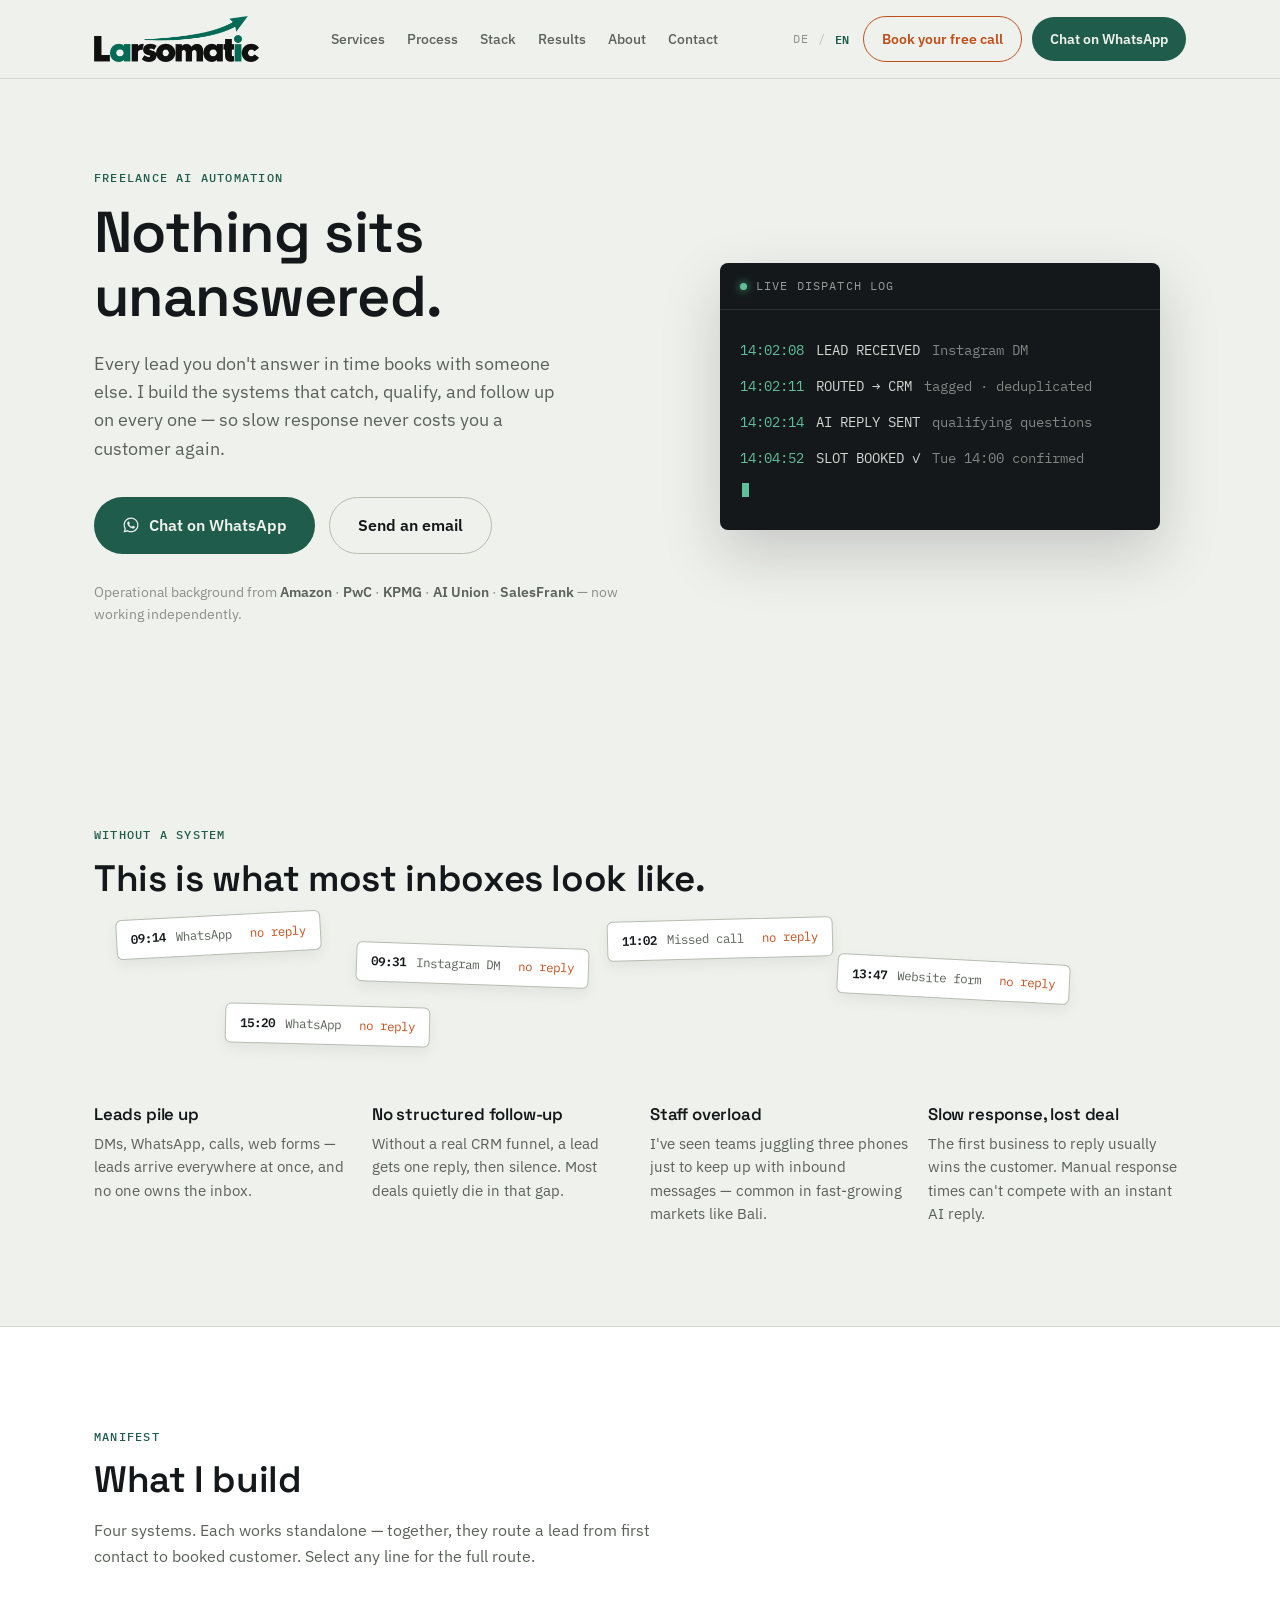
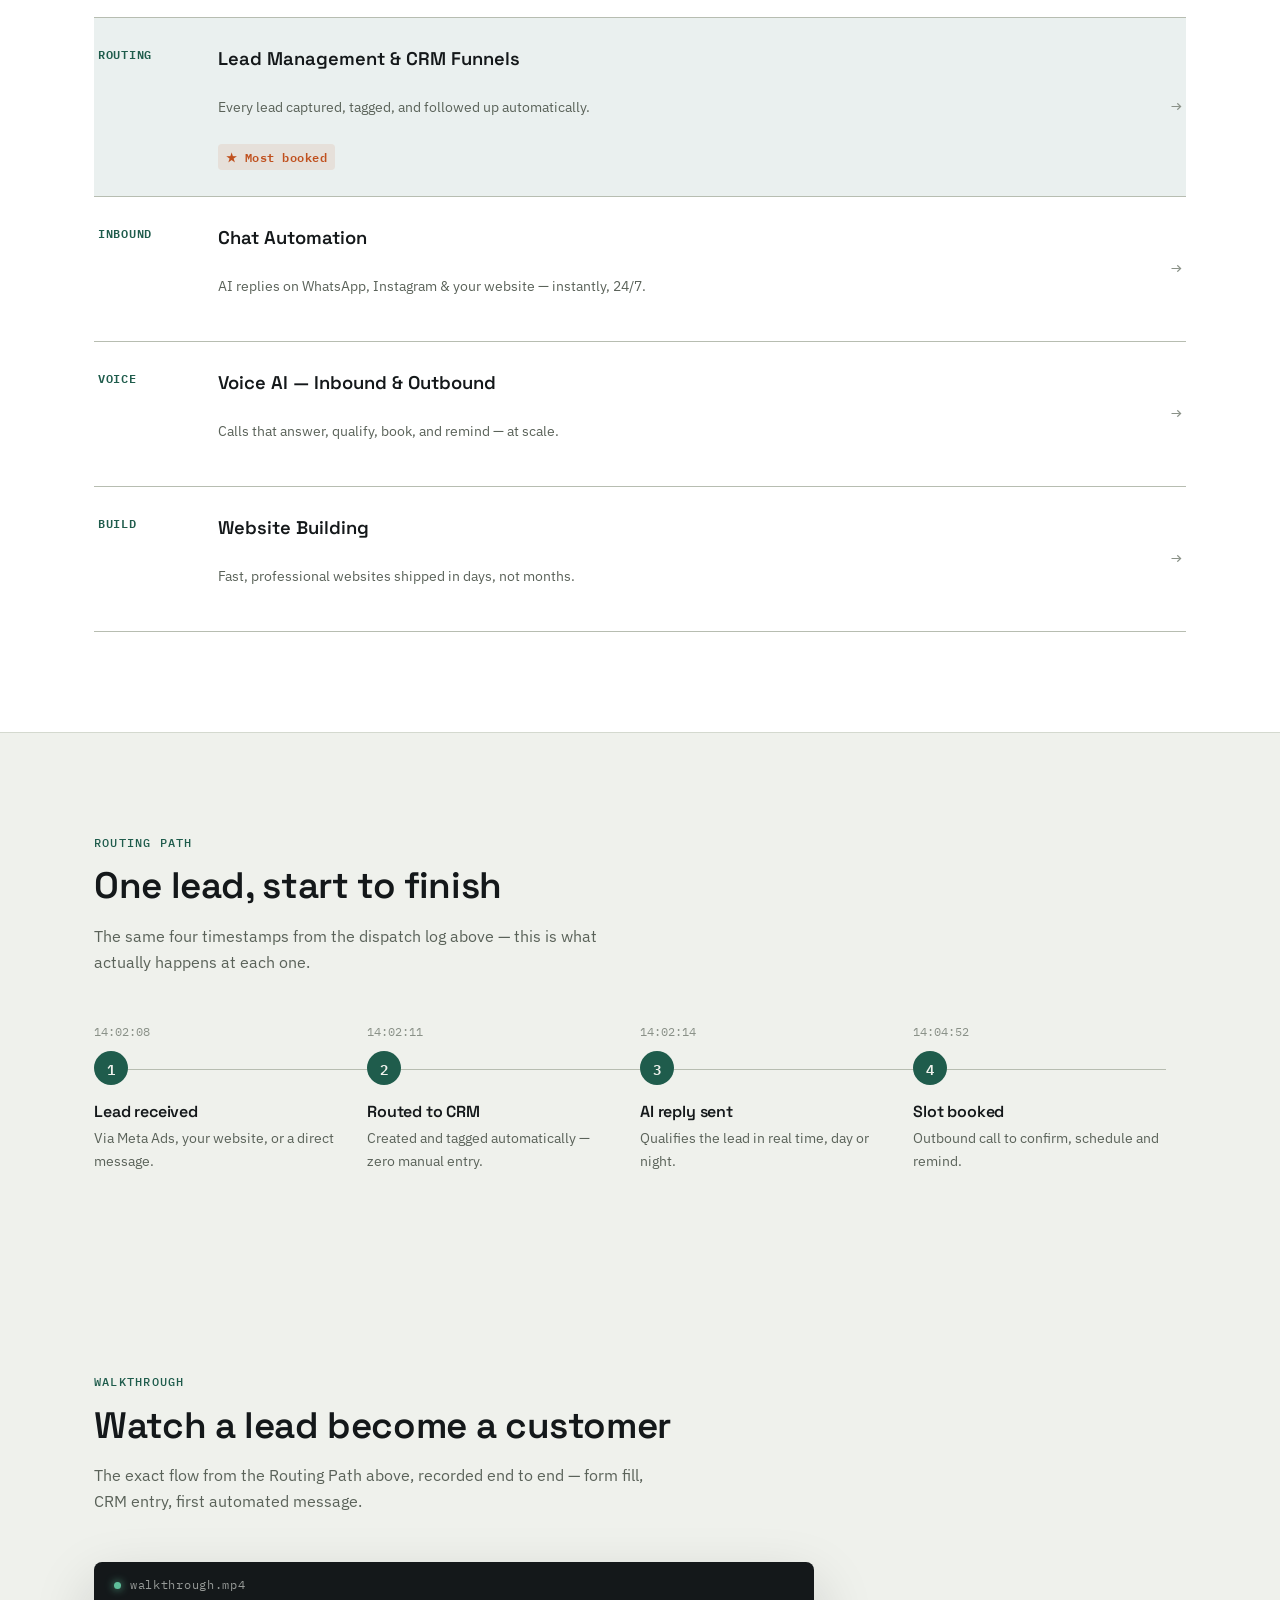
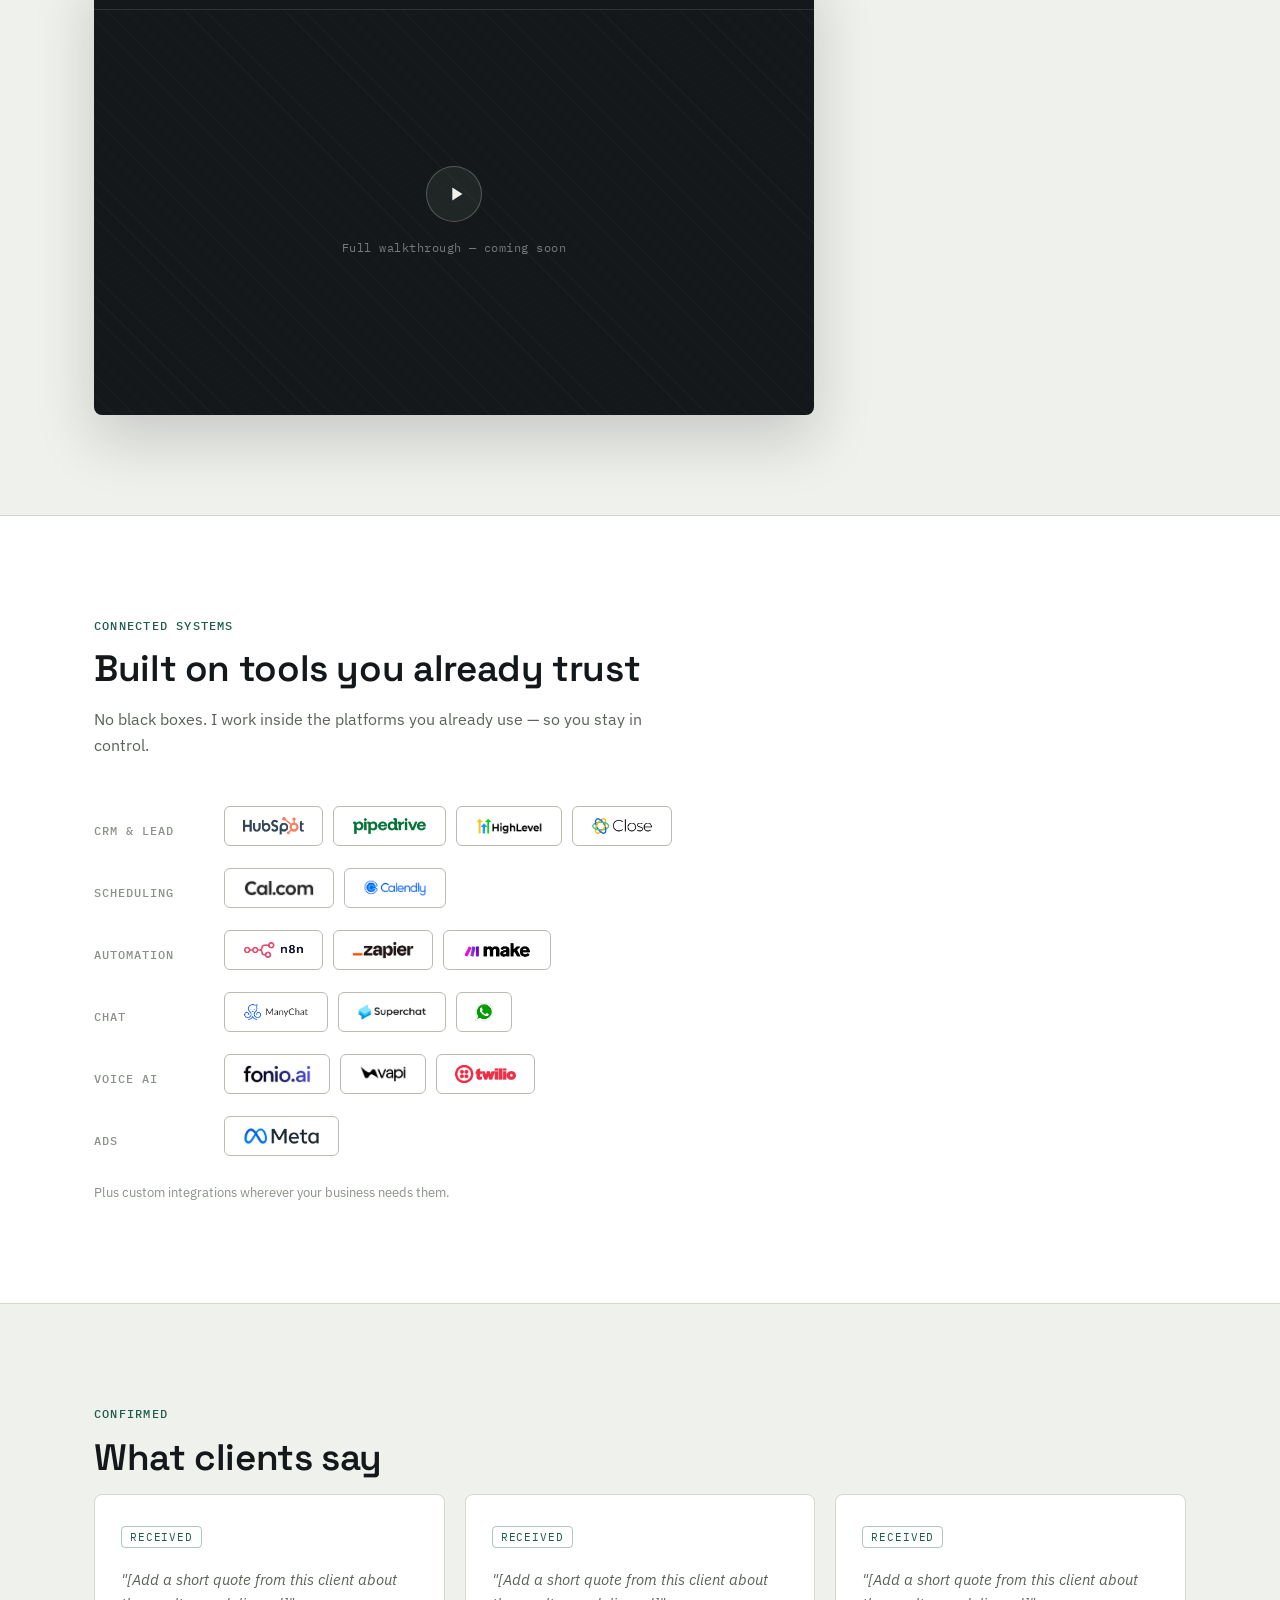
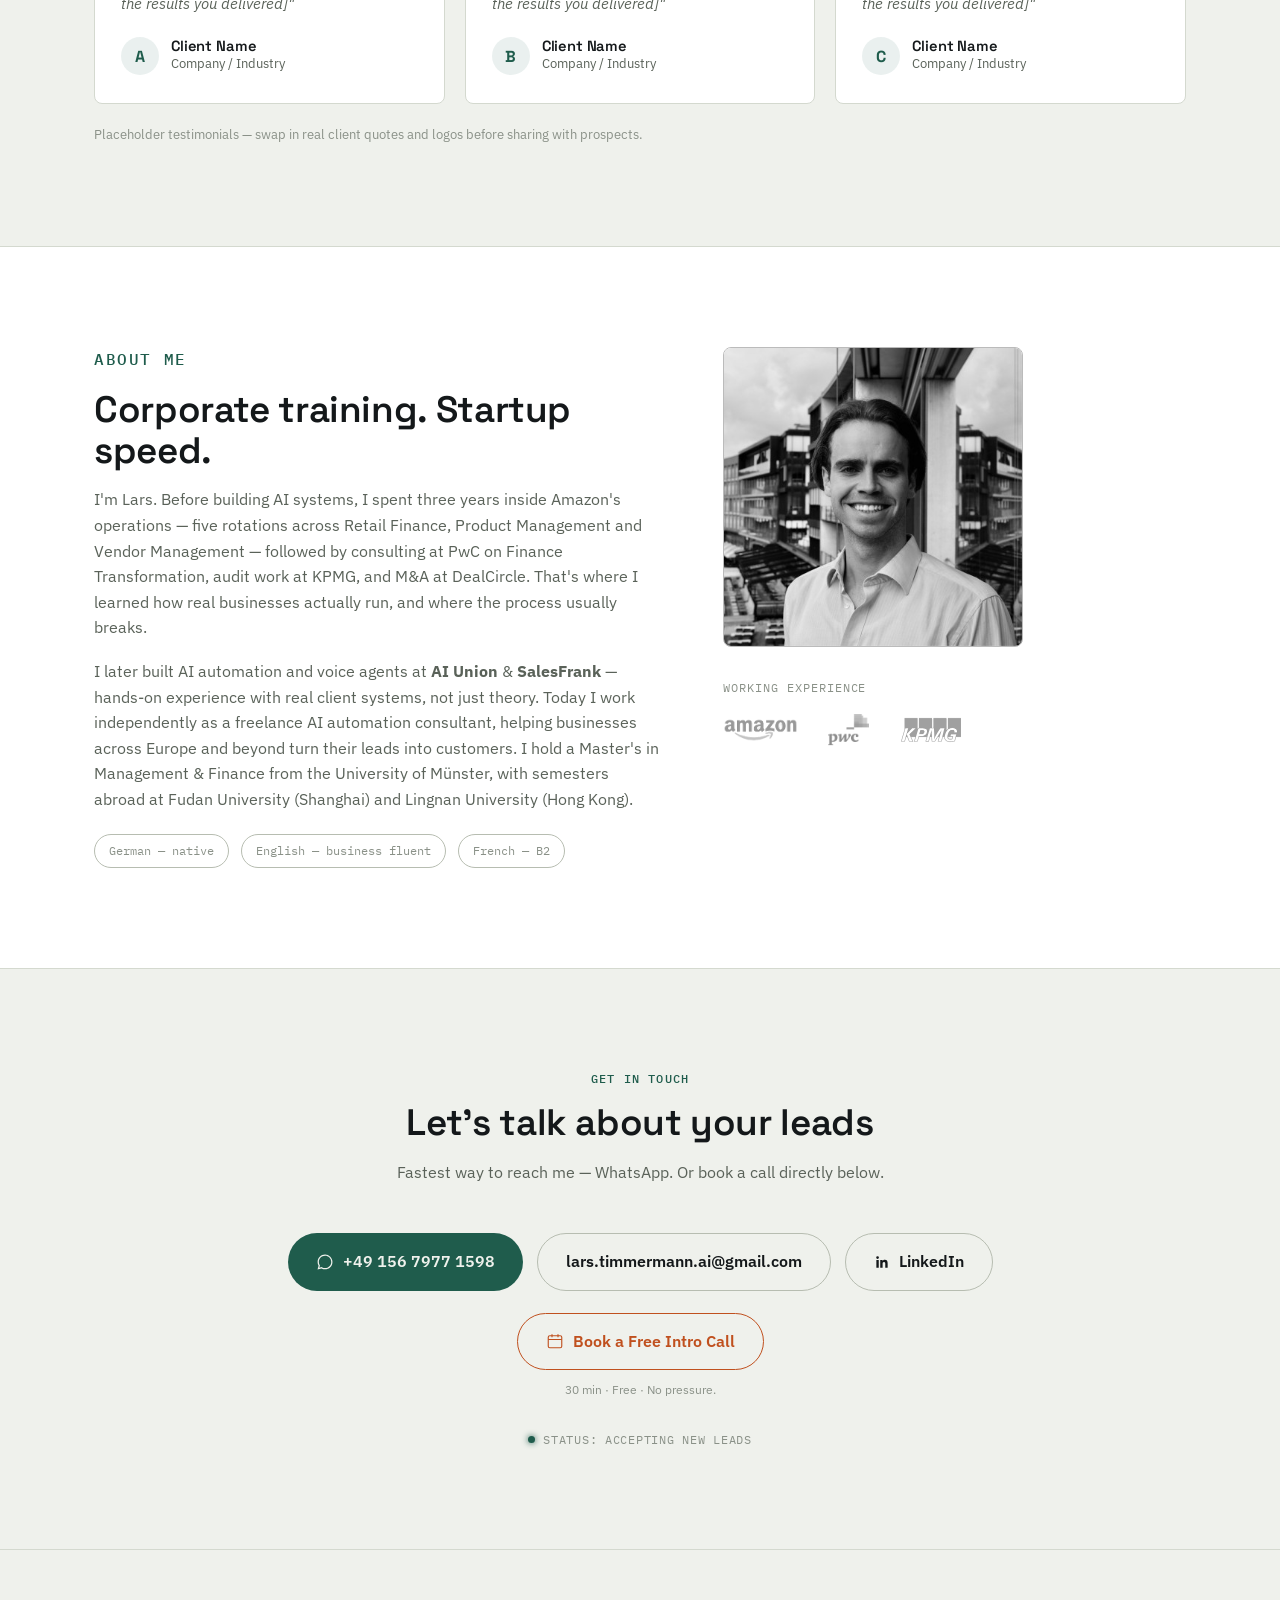
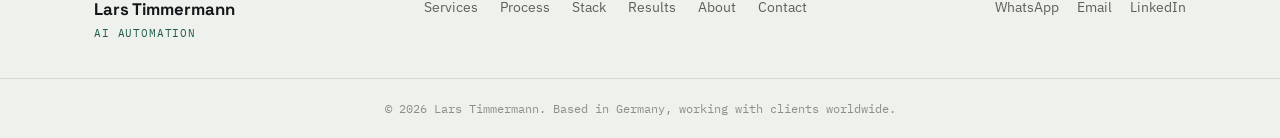
<file: index.html>
<!doctype html>
<html lang="en">
  <head>
    <meta charset="UTF-8" />
    <meta name="viewport" content="width=device-width, initial-scale=1.0" />
    <title>Lars Timmermann — Dispatch Log</title>
    <meta
      name="description"
      content="Every slow reply is a customer who books with someone else. I build the systems that catch, qualify, and follow up on every lead — so slow response never costs you a sale."
    />
    <link
      rel="icon"
      href="data:image/svg+xml,%3Csvg xmlns='http://www.w3.org/2000/svg' viewBox='0 0 100 100'%3E%3Crect width='100' height='100' rx='10' fill='%231F5C4C'/%3E%3Ctext x='50' y='68' font-family='monospace' font-weight='700' font-size='48' fill='%23EFF1EC' text-anchor='middle'%3ELT%3C/text%3E%3C/svg%3E"
    />
    <link rel="preconnect" href="https://fonts.googleapis.com" />
    <link rel="preconnect" href="https://fonts.gstatic.com" crossorigin />
    <link
      href="https://fonts.googleapis.com/css2?family=Space+Grotesk:wght@500;600;700&family=IBM+Plex+Sans:wght@400;500;600&family=IBM+Plex+Mono:wght@400;500;600&display=swap"
      rel="stylesheet"
    />
    <link rel="stylesheet" href="styles.css?v=2" />
    <link rel="alternate" hreflang="de" href="https://larsomatic.org/de/" />
    <link rel="alternate" hreflang="en" href="https://larsomatic.org/en/" />
    <link rel="alternate" hreflang="x-default" href="https://larsomatic.org/" />
  </head>
  <body>
    <header class="nav" id="nav">
      <div class="nav-inner">
        <a href="#top" class="nav-brand">
          <img
            src="assets/larsomatic-logo.png?v=2"
            alt="Larsomatic"
            class="nav-logo"
            width="640"
            height="178"
          />
        </a>
        <nav class="nav-links" aria-label="Main navigation">
          <a href="#services">Services</a>
          <a href="#process">Process</a>
          <a href="#stack">Stack</a>
          <a href="#testimonials">Results</a>
          <a href="#about">About</a>
          <a href="#contact">Contact</a>
        </nav>
        <div class="nav-cta-group">
          <div class="lang-switch" role="group" aria-label="Language"><a href="/de/" hreflang="de" lang="de" title="Deutsch">DE</a><span aria-hidden="true">/</span><a href="/en/" hreflang="en" lang="en" class="active" title="English">EN</a></div>
          
          
          
          
          <a
            href="https://cal.com/lars-timmermann-lt00/free-intro-call"
            target="_blank"
            rel="noopener"
            class="btn btn-calendly nav-cta"
            >Book your free call</a
          >
          <a
            href="https://wa.me/4915679771598"
            target="_blank"
            rel="noopener"
            class="btn btn-primary nav-cta"
            >Chat on WhatsApp</a
          >
        </div>
        <button
          class="nav-toggle"
          id="navToggle"
          aria-label="Toggle menu"
          aria-expanded="false"
        >
          <span></span><span></span><span></span>
        </button>
      </div>
      <div class="nav-mobile" id="navMobile">
        <div class="lang-switch" role="group" aria-label="Language"><a href="/de/" hreflang="de" lang="de" title="Deutsch">DE</a><span aria-hidden="true">/</span><a href="/en/" hreflang="en" lang="en" class="active" title="English">EN</a></div>
        
        
        
        
        <a href="#services">Services</a>
        <a href="#process">Process</a>
        <a href="#stack">Stack</a>
        <a href="#testimonials">Results</a>
        <a href="#about">About</a>
        <a href="#contact">Contact</a>
        <a
          href="https://cal.com/lars-timmermann-lt00/free-intro-call"
          target="_blank"
          rel="noopener"
          class="btn btn-calendly"
          >Book your free call</a
        >
        <a
          href="https://wa.me/4915679771598"
          target="_blank"
          rel="noopener"
          class="btn btn-primary"
          >Chat on WhatsApp</a
        >
      </div>
    </header>

    <main id="top">
      <!-- HERO -->
      <section class="hero">
        <div class="container hero-grid">
          <div class="hero-copy">
            <p class="eyebrow">Freelance AI Automation</p>
            <h1>Nothing sits<br />unanswered.</h1>
            <p class="hero-sub">
              Every lead you don't answer in time books with someone else. I
              build the systems that catch, qualify, and follow up on every one
              — so slow response never costs you a customer again.
            </p>
            <div class="hero-actions">
              <a
                href="https://wa.me/4915679771598"
                target="_blank"
                rel="noopener"
                class="btn btn-primary btn-lg"
              >
                <svg
                  viewBox="0 0 24 24"
                  width="18"
                  height="18"
                  fill="currentColor"
                  aria-hidden="true"
                >
                  <path
                    d="M12.04 2C6.58 2 2.13 6.45 2.13 11.91c0 1.75.46 3.45 1.32 4.95L2.05 22l5.25-1.38a9.86 9.86 0 0 0 4.74 1.21h.004c5.46 0 9.9-4.45 9.9-9.91 0-2.65-1.03-5.14-2.9-7.01A9.82 9.82 0 0 0 12.04 2zm0 18.13h-.003a8.2 8.2 0 0 1-4.19-1.15l-.3-.18-3.11.82.83-3.04-.2-.31a8.22 8.22 0 0 1-1.26-4.36c0-4.54 3.7-8.24 8.25-8.24 2.2 0 4.27.86 5.83 2.42a8.18 8.18 0 0 1 2.41 5.83c0 4.55-3.7 8.21-8.25 8.21zm4.52-6.17c-.25-.12-1.47-.72-1.7-.81-.23-.08-.39-.12-.56.13-.17.25-.64.81-.78.97-.14.17-.29.19-.54.06-.25-.12-1.04-.38-1.99-1.22-.73-.66-1.23-1.46-1.37-1.71-.14-.25-.02-.38.11-.51.11-.11.25-.29.37-.43.12-.14.16-.25.25-.41.08-.17.04-.31-.02-.44-.06-.12-.56-1.34-.76-1.84-.2-.48-.4-.42-.56-.42-.14-.01-.31-.01-.48-.01a.92.92 0 0 0-.67.31c-.23.25-.87.85-.87 2.08 0 1.23.9 2.42 1.02 2.58.12.17 1.76 2.69 4.27 3.77.6.26 1.06.41 1.43.53.6.19 1.14.16 1.57.1.48-.07 1.47-.6 1.68-1.18.21-.58.21-1.07.14-1.18-.06-.11-.23-.17-.48-.29z"
                  />
                </svg>
                Chat on WhatsApp
              </a>
              <a
                href="mailto:lars.timmermann.ai@gmail.com"
                class="btn btn-ghost btn-lg"
                >Send an email</a
              >
            </div>
            <p class="hero-trust">
              Operational background from <strong>Amazon</strong> ·
              <strong>PwC</strong> · <strong>KPMG</strong> ·
              <strong>AI Union</strong> · <strong>SalesFrank</strong> — now
              working independently.
            </p>
          </div>

          <div class="hero-board-wrap">
            <div class="board">
              <div class="board-head">
                <span class="board-dot"></span>
                <span>LIVE DISPATCH LOG</span>
              </div>
              <div class="board-body" id="dispatchBoard">
                <!-- lines injected by script.js -->
              </div>
            </div>
          </div>
        </div>
      </section>

      <!-- PROBLEM -->
      <section class="section" id="problem">
        <div class="container">
          <p class="eyebrow">Without a system</p>
          <h2 class="section-title">This is what most inboxes look like.</h2>

          <div class="tickets">
            <div class="ticket ticket-1">
              <span class="ticket-time">09:14</span> WhatsApp
              <span class="ticket-status">no reply</span>
            </div>
            <div class="ticket ticket-2">
              <span class="ticket-time">09:31</span> Instagram DM
              <span class="ticket-status">no reply</span>
            </div>
            <div class="ticket ticket-3">
              <span class="ticket-time">11:02</span> Missed call
              <span class="ticket-status">no reply</span>
            </div>
            <div class="ticket ticket-4">
              <span class="ticket-time">13:47</span> Website form
              <span class="ticket-status">no reply</span>
            </div>
            <div class="ticket ticket-5">
              <span class="ticket-time">15:20</span> WhatsApp
              <span class="ticket-status">no reply</span>
            </div>
          </div>

          <div class="grid grid-4 problem-grid">
            <div class="problem-item">
              <h3>Leads pile up</h3>
              <p>
                DMs, WhatsApp, calls, web forms — leads arrive everywhere at
                once, and no one owns the inbox.
              </p>
            </div>
            <div class="problem-item">
              <h3>No structured follow-up</h3>
              <p>
                Without a real CRM funnel, a lead gets one reply, then silence.
                Most deals quietly die in that gap.
              </p>
            </div>
            <div class="problem-item">
              <h3>Staff overload</h3>
              <p>
                I've seen teams juggling three phones just to keep up with
                inbound messages — common in fast-growing markets like Bali.
              </p>
            </div>
            <div class="problem-item">
              <h3>Slow response, lost deal</h3>
              <p>
                The first business to reply usually wins the customer. Manual
                response times can't compete with an instant AI reply.
              </p>
            </div>
          </div>
        </div>
      </section>

      <!-- SERVICES / MANIFEST -->
      <section class="section section-raised" id="services">
        <div class="container">
          <p class="eyebrow">Manifest</p>
          <h2 class="section-title">What I build</h2>
          <p class="section-sub">
            Four systems. Each works standalone — together, they route a lead
            from first contact to booked customer. Select any line for the full
            route.
          </p>

          <div class="manifest">
            <button
              type="button"
              class="manifest-row manifest-row-flagged"
              data-modal="modal-lead"
            >
              <span class="manifest-code">ROUTING</span>
              <span class="manifest-title"
                >Lead Management &amp; CRM Funnels</span
              >
              <span class="manifest-desc"
                >Every lead captured, tagged, and followed up
                automatically.</span
              >
              <span class="manifest-flag">★ Most booked</span>
              <span class="manifest-arrow">→</span>
            </button>
            <button type="button" class="manifest-row" data-modal="modal-chat">
              <span class="manifest-code">INBOUND</span>
              <span class="manifest-title">Chat Automation</span>
              <span class="manifest-desc"
                >AI replies on WhatsApp, Instagram &amp; your website —
                instantly, 24/7.</span
              >
              <span class="manifest-arrow">→</span>
            </button>
            <button type="button" class="manifest-row" data-modal="modal-voice">
              <span class="manifest-code">VOICE</span>
              <span class="manifest-title"
                >Voice AI — Inbound &amp; Outbound</span
              >
              <span class="manifest-desc"
                >Calls that answer, qualify, book, and remind — at scale.</span
              >
              <span class="manifest-arrow">→</span>
            </button>
            <button
              type="button"
              class="manifest-row"
              data-modal="modal-website"
            >
              <span class="manifest-code">BUILD</span>
              <span class="manifest-title">Website Building</span>
              <span class="manifest-desc"
                >Fast, professional websites shipped in days, not months.</span
              >
              <span class="manifest-arrow">→</span>
            </button>
          </div>
        </div>
      </section>

      <!-- PROCESS / ROUTING PATH -->
      <section class="section" id="process">
        <div class="container">
          <p class="eyebrow">Routing path</p>
          <h2 class="section-title">One lead, start to finish</h2>
          <p class="section-sub">
            The same four timestamps from the dispatch log above — this is what
            actually happens at each one.
          </p>

          <div class="path" id="routingPath">
            <div class="path-packet" aria-hidden="true"></div>
            <div class="path-stop">
              <div class="path-time">14:02:08</div>
              <div class="path-num">1</div>
              <h3>Lead received</h3>
              <p>Via Meta Ads, your website, or a direct message.</p>
            </div>
            <div class="path-stop">
              <div class="path-time">14:02:11</div>
              <div class="path-num">2</div>
              <h3>Routed to CRM</h3>
              <p>Created and tagged automatically — zero manual entry.</p>
            </div>
            <div class="path-stop">
              <div class="path-time">14:02:14</div>
              <div class="path-num">3</div>
              <h3>AI reply sent</h3>
              <p>Qualifies the lead in real time, day or night.</p>
            </div>
            <div class="path-stop">
              <div class="path-time">14:04:52</div>
              <div class="path-num">4</div>
              <h3>Slot booked</h3>
              <p>Outbound call to confirm, schedule and remind.</p>
            </div>
          </div>
        </div>
      </section>

      <!-- WALKTHROUGH -->
      <section class="section" id="walkthrough">
        <div class="container">
          <p class="eyebrow">Walkthrough</p>
          <h2 class="section-title">Watch a lead become a customer</h2>
          <p class="section-sub">
            The exact flow from the Routing Path above, recorded end to end —
            form fill, CRM entry, first automated message.
          </p>

          <div class="demo-frame">
            <div class="demo-frame-head">
              <span class="board-dot"></span>
              <span>walkthrough.mp4</span>
            </div>
            <div class="demo-frame-body">
              <button
                type="button"
                class="demo-play"
                aria-label="Play walkthrough video"
              >
                <svg
                  viewBox="0 0 24 24"
                  width="22"
                  height="22"
                  fill="currentColor"
                  aria-hidden="true"
                >
                  <path d="M8 5v14l11-7z" />
                </svg>
              </button>
              <p class="demo-placeholder-label">
                Full walkthrough — coming soon
              </p>
            </div>
          </div>
        </div>
      </section>

      <!-- STACK -->
      <section class="section section-raised" id="stack">
        <div class="container">
          <p class="eyebrow">Connected systems</p>
          <h2 class="section-title">Built on tools you already trust</h2>
          <p class="section-sub">
            No black boxes. I work inside the platforms you already use — so you
            stay in control.
          </p>

          <div class="stack-groups">
            <div class="stack-group">
              <p class="stack-group-label">CRM &amp; Lead</p>
              <div class="stack-grid">
                <span class="stamp stamp-logo"
                  ><img src="assets/hubspot.png" alt="HubSpot"
                /></span>
                <span class="stamp stamp-logo"
                  ><img src="assets/pipedrive.png" alt="Pipedrive"
                /></span>
                <span class="stamp stamp-logo"
                  ><img src="assets/gohighlevel.png" alt="GoHighLevel"
                /></span>
                <span class="stamp stamp-logo"
                  ><img src="assets/close-crm.png" alt="Close CRM"
                /></span>
              </div>
            </div>
            <div class="stack-group">
              <p class="stack-group-label">Scheduling</p>
              <div class="stack-grid">
                <span class="stamp stamp-logo"
                  ><img src="assets/cal-com.png" alt="Cal.com"
                /></span>
                <span class="stamp stamp-logo"
                  ><img src="assets/calendly.png" alt="Calendly"
                /></span>
              </div>
            </div>
            <div class="stack-group">
              <p class="stack-group-label">Automation</p>
              <div class="stack-grid">
                <span class="stamp stamp-logo"
                  ><img src="assets/n8n.png" alt="n8n"
                /></span>
                <span class="stamp stamp-logo"
                  ><img src="assets/zapier.png" alt="Zapier"
                /></span>
                <span class="stamp stamp-logo"
                  ><img src="assets/make.png" alt="Make"
                /></span>
              </div>
            </div>
            <div class="stack-group">
              <p class="stack-group-label">Chat</p>
              <div class="stack-grid">
                <span class="stamp stamp-logo"
                  ><img src="assets/manychat.png" alt="ManyChat"
                /></span>
                <span class="stamp stamp-logo"
                  ><img src="assets/superchat.png" alt="Superchat"
                /></span>
                <span class="stamp stamp-logo"
                  ><img src="assets/whatsapp.png" alt="WhatsApp"
                /></span>
              </div>
            </div>
            <div class="stack-group">
              <p class="stack-group-label">Voice AI</p>
              <div class="stack-grid">
                <span class="stamp stamp-logo"
                  ><img src="assets/fonio.png" alt="Fonio"
                /></span>
                <span class="stamp stamp-logo"
                  ><img src="assets/vapi.png" alt="VAPI"
                /></span>
                <span class="stamp stamp-logo"
                  ><img src="assets/twilio.png" alt="Twilio"
                /></span>
              </div>
            </div>
            <div class="stack-group">
              <p class="stack-group-label">Ads</p>
              <div class="stack-grid">
                <span class="stamp stamp-logo"
                  ><img src="assets/meta-ads.png" alt="Meta Ads"
                /></span>
              </div>
            </div>
          </div>
          <p class="fine-print">
            Plus custom integrations wherever your business needs them.
          </p>
        </div>
      </section>

      <!-- TESTIMONIALS / CONFIRMED -->
      <section class="section" id="testimonials">
        <div class="container">
          <p class="eyebrow">Confirmed</p>
          <h2 class="section-title">What clients say</h2>

          <div class="grid grid-3 transmission-grid">
            <div class="transmission">
              <div class="transmission-head">
                <span class="transmission-tag">RECEIVED</span>
              </div>
              <p class="transmission-quote">
                "[Add a short quote from this client about the results you
                delivered]"
              </p>
              <div class="transmission-author">
                <span class="transmission-logo">A</span>
                <div>
                  <h4>Client Name</h4>
                  <p>Company / Industry</p>
                </div>
              </div>
            </div>
            <div class="transmission">
              <div class="transmission-head">
                <span class="transmission-tag">RECEIVED</span>
              </div>
              <p class="transmission-quote">
                "[Add a short quote from this client about the results you
                delivered]"
              </p>
              <div class="transmission-author">
                <span class="transmission-logo">B</span>
                <div>
                  <h4>Client Name</h4>
                  <p>Company / Industry</p>
                </div>
              </div>
            </div>
            <div class="transmission">
              <div class="transmission-head">
                <span class="transmission-tag">RECEIVED</span>
              </div>
              <p class="transmission-quote">
                "[Add a short quote from this client about the results you
                delivered]"
              </p>
              <div class="transmission-author">
                <span class="transmission-logo">C</span>
                <div>
                  <h4>Client Name</h4>
                  <p>Company / Industry</p>
                </div>
              </div>
            </div>
          </div>
          <p class="fine-print">
            Placeholder testimonials — swap in real client quotes and logos
            before sharing with prospects.
          </p>
        </div>
      </section>

      <!-- ABOUT -->
      <section class="section section-raised" id="about">
        <div class="container about-grid">
          <div class="about-copy">
            <p class="eyebrow">About me</p>
            <h2 class="section-title">Corporate training. Startup speed.</h2>
            <p>
              I'm Lars. Before building AI systems, I spent three years inside
              Amazon's operations — five rotations across Retail Finance,
              Product Management and Vendor Management — followed by consulting
              at PwC on Finance Transformation, audit work at KPMG, and M&amp;A
              at DealCircle. That's where I learned how real businesses actually
              run, and where the process usually breaks.
            </p>
            <p>
              I later built AI automation and voice agents at
              <strong>AI Union</strong> &amp; <strong>SalesFrank</strong> —
              hands-on experience with real client systems, not just theory.
              Today I work independently as a freelance AI automation
              consultant, helping businesses across Europe and beyond turn their
              leads into customers. I hold a Master's in Management &amp;
              Finance from the University of Münster, with semesters abroad at
              Fudan University (Shanghai) and Lingnan University (Hong Kong).
            </p>
            <div class="about-langs">
              <span>German — native</span>
              <span>English — business fluent</span>
              <span>French — B2</span>
            </div>
          </div>
          <div class="about-visual">
            <div class="about-photo">
              <img
                src="assets/lars.jpg"
                alt="Portrait of Lars Timmermann"
                width="400"
                height="400"
              />
            </div>
            <div class="about-logos">
              <p class="about-logos-label">Working experience</p>
              <div class="logo-row">
                <img src="assets/amazon.png" alt="Amazon" class="logo-amazon" />
                <img src="assets/pwc.png" alt="PwC" class="logo-pwc" />
                <img src="assets/kpmg.png" alt="KPMG" class="logo-kpmg" />
              </div>
            </div>
          </div>
        </div>
      </section>

      <!-- CONTACT -->
      <section class="section contact-section" id="contact">
        <div class="container contact-inner">
          <p class="eyebrow">Get in touch</p>
          <h2 class="section-title">Let's talk about your leads</h2>
          <p class="section-sub">
            Fastest way to reach me — WhatsApp. Or book a call directly below.
          </p>
          <div class="contact-actions">
            <a
              href="https://wa.me/4915679771598"
              target="_blank"
              rel="noopener"
              class="btn btn-primary btn-lg"
            >
              <svg
                viewBox="0 0 24 24"
                width="18"
                height="18"
                fill="currentColor"
                aria-hidden="true"
              >
                <path
                  d="M12.04 2C6.58 2 2.13 6.45 2.13 11.91c0 1.75.46 3.45 1.32 4.95L2.05 22l5.25-1.38a9.86 9.86 0 0 0 4.74 1.21h.004c5.46 0 9.9-4.45 9.9-9.91 0-2.65-1.03-5.14-2.9-7.01A9.82 9.82 0 0 0 12.04 2zm0 18.13h-.003a8.2 8.2 0 0 1-4.19-1.15l-.3-.18-3.11.82.83-3.04-.2-.31a8.22 8.22 0 0 1-1.26-4.36c0-4.54 3.7-8.24 8.25-8.24 2.2 0 4.27.86 5.83 2.42a8.18 8.18 0 0 1 2.41 5.83c0 4.55-3.7 8.21-8.25 8.21z"
                />
              </svg>
              +49 156 7977 1598
            </a>
            <a
              href="mailto:lars.timmermann.ai@gmail.com"
              class="btn btn-ghost btn-lg"
              >lars.timmermann.ai@gmail.com</a
            >
            <a
              href="https://www.linkedin.com/in/lars-timmermann-428841194/"
              target="_blank"
              rel="noopener"
              class="btn btn-ghost btn-lg"
            >
              <svg
                viewBox="0 0 24 24"
                width="16"
                height="16"
                fill="currentColor"
                aria-hidden="true"
              >
                <path
                  d="M20.45 20.45h-3.55v-5.57c0-1.33-.02-3.04-1.85-3.04-1.86 0-2.14 1.45-2.14 2.94v5.67H9.35V9h3.41v1.56h.05c.48-.9 1.64-1.85 3.38-1.85 3.6 0 4.27 2.37 4.27 5.46v6.28zM5.34 7.43a2.06 2.06 0 1 1 0-4.12 2.06 2.06 0 0 1 0 4.12zM7.12 20.45H3.56V9h3.56v11.45z"
                />
              </svg>
              LinkedIn
            </a>
          </div>
          <div class="contact-calendly">
            <a
              href="https://cal.com/lars-timmermann-lt00/free-intro-call"
              class="btn btn-calendly btn-lg"
              target="_blank"
              rel="noopener"
            >
              <svg
                viewBox="0 0 24 24"
                width="18"
                height="18"
                fill="none"
                stroke="currentColor"
                stroke-width="1.5"
                aria-hidden="true"
              >
                <rect x="3" y="5" width="18" height="16" rx="2" />
                <path d="M3 10h18M8 3v4M16 3v4" />
              </svg>
              Book a Free Intro Call
            </a>
            <p class="contact-calendly-note">30 min · Free · No pressure.</p>
          </div>
          <p class="status-line">
            <span class="status-dot"></span> STATUS: ACCEPTING NEW LEADS
          </p>
        </div>
      </section>
    </main>

    <footer class="footer">
      <div class="container footer-inner">
        <div class="footer-brand">
          <span class="nav-brand-name">Lars Timmermann</span>
          <span class="nav-brand-tag">AI Automation</span>
        </div>
        <nav class="footer-links" aria-label="Footer navigation">
          <a href="#services">Services</a>
          <a href="#process">Process</a>
          <a href="#stack">Stack</a>
          <a href="#testimonials">Results</a>
          <a href="#about">About</a>
          <a href="#contact">Contact</a>
        </nav>
        <div class="footer-contact">
          <a href="https://wa.me/4915679771598" target="_blank" rel="noopener"
            >WhatsApp</a
          >
          <a href="mailto:lars.timmermann.ai@gmail.com">Email</a>
          <a
            href="https://www.linkedin.com/in/lars-timmermann-428841194/"
            target="_blank"
            rel="noopener"
            >LinkedIn</a
          >
        </div>
      </div>
      <div class="footer-bottom">
        <p>
          © <span id="year"></span> Lars Timmermann. Based in Germany, working
          with clients worldwide.
        </p>
      </div>
    </footer>

    <!-- PILLAR DETAIL MODALS -->
    <div class="modal-overlay" id="modal-lead" aria-hidden="true">
      <div
        class="modal-box"
        role="dialog"
        aria-modal="true"
        aria-labelledby="modal-lead-title"
      >
        <button type="button" class="modal-close" data-close aria-label="Close">
          ×
        </button>
        <span class="modal-eyebrow">Manifest · Routing</span>
        <h3 id="modal-lead-title">Lead Management &amp; CRM Funnels</h3>
        <p class="modal-intro">
          The system most clients need first. Every lead — no matter where it
          comes from — lands in one place, gets tracked, and gets followed up
          automatically until it either books or is clearly disqualified.
        </p>
        <div class="modal-flow">
          <div class="modal-flow-step">
            <span class="modal-flow-num">1</span>
            <div>
              <h4>Lead comes in</h4>
              <p>
                From ads, forms, DMs or calls — any channel you already use.
              </p>
            </div>
          </div>
          <div class="modal-flow-step">
            <span class="modal-flow-num">2</span>
            <div>
              <h4>Auto-captured in your CRM</h4>
              <p>Created, tagged and deduplicated — zero manual data entry.</p>
            </div>
          </div>
          <div class="modal-flow-step">
            <span class="modal-flow-num">3</span>
            <div>
              <h4>Nurture sequence kicks in</h4>
              <p>
                Automatic follow-ups keep the conversation alive until the lead
                responds.
              </p>
            </div>
          </div>
          <div class="modal-flow-step">
            <span class="modal-flow-num">4</span>
            <div>
              <h4>Hot leads flagged for you</h4>
              <p>
                You only spend time where a deal is actually ready to close.
              </p>
            </div>
          </div>
        </div>
      </div>
    </div>

    <div class="modal-overlay" id="modal-chat" aria-hidden="true">
      <div
        class="modal-box"
        role="dialog"
        aria-modal="true"
        aria-labelledby="modal-chat-title"
      >
        <button type="button" class="modal-close" data-close aria-label="Close">
          ×
        </button>
        <span class="modal-eyebrow">Manifest · Inbound</span>
        <h3 id="modal-chat-title">Chat Automation</h3>
        <p class="modal-intro">
          Instant, 24/7 replies on the channels your customers already message
          you on — without hiring someone to sit on the inbox.
        </p>
        <div class="modal-flow">
          <div class="modal-flow-step">
            <span class="modal-flow-num">1</span>
            <div>
              <h4>Message comes in</h4>
              <p>WhatsApp, Instagram DM, or your website chat widget.</p>
            </div>
          </div>
          <div class="modal-flow-step">
            <span class="modal-flow-num">2</span>
            <div>
              <h4>AI reads the intent</h4>
              <p>
                Question, complaint, or sales inquiry — classified in real time.
              </p>
            </div>
          </div>
          <div class="modal-flow-step">
            <span class="modal-flow-num">3</span>
            <div>
              <h4>Answers instantly</h4>
              <p>Using your FAQs and knowledge base, in your tone of voice.</p>
            </div>
          </div>
          <div class="modal-flow-step">
            <span class="modal-flow-num">4</span>
            <div>
              <h4>Qualified leads get handed off</h4>
              <p>Straight into your CRM or booked directly on your calendar.</p>
            </div>
          </div>
        </div>
      </div>
    </div>

    <div class="modal-overlay" id="modal-voice" aria-hidden="true">
      <div
        class="modal-box"
        role="dialog"
        aria-modal="true"
        aria-labelledby="modal-voice-title"
      >
        <button type="button" class="modal-close" data-close aria-label="Close">
          ×
        </button>
        <span class="modal-eyebrow">Manifest · Voice</span>
        <h3 id="modal-voice-title">Voice AI — Inbound &amp; Outbound</h3>
        <p class="modal-intro">
          A natural-sounding AI voice agent that answers calls or makes them —
          at a scale no call center can match.
        </p>
        <div class="modal-flow">
          <div class="modal-flow-step">
            <span class="modal-flow-num">1</span>
            <div>
              <h4>Inbound: call comes in</h4>
              <p>AI answers immediately, verifies identity or order details.</p>
            </div>
          </div>
          <div class="modal-flow-step">
            <span class="modal-flow-num">2</span>
            <div>
              <h4>Resolves or transfers</h4>
              <p>
                Handles routine questions live, escalates complex cases to you.
              </p>
            </div>
          </div>
          <div class="modal-flow-step">
            <span class="modal-flow-num">3</span>
            <div>
              <h4>Outbound: lead marked ready</h4>
              <p>AI calls to qualify, confirm interest, or book a slot.</p>
            </div>
          </div>
          <div class="modal-flow-step">
            <span class="modal-flow-num">4</span>
            <div>
              <h4>Confirmation &amp; reminders</h4>
              <p>Sent automatically so no-shows drop without extra work.</p>
            </div>
          </div>
        </div>
      </div>
    </div>

    <div class="modal-overlay" id="modal-website" aria-hidden="true">
      <div
        class="modal-box"
        role="dialog"
        aria-modal="true"
        aria-labelledby="modal-website-title"
      >
        <button type="button" class="modal-close" data-close aria-label="Close">
          ×
        </button>
        <span class="modal-eyebrow">Manifest · Build</span>
        <h3 id="modal-website-title">Website Building</h3>
        <p class="modal-intro">
          A fast, professional website — built with the same AI-accelerated
          workflow behind this page, shipped in days.
        </p>
        <div class="modal-flow">
          <div class="modal-flow-step">
            <span class="modal-flow-num">1</span>
            <div>
              <h4>Quick brief</h4>
              <p>Goals, services, brand direction — a short conversation.</p>
            </div>
          </div>
          <div class="modal-flow-step">
            <span class="modal-flow-num">2</span>
            <div>
              <h4>AI-accelerated build</h4>
              <p>
                Structure, copy and design come together in days, not months.
              </p>
            </div>
          </div>
          <div class="modal-flow-step">
            <span class="modal-flow-num">3</span>
            <div>
              <h4>Review &amp; refine</h4>
              <p>You review, I polish — fast turnaround on changes.</p>
            </div>
          </div>
          <div class="modal-flow-step">
            <span class="modal-flow-num">4</span>
            <div>
              <h4>Launch</h4>
              <p>Live, mobile-optimized, and ready for your QR code or ads.</p>
            </div>
          </div>
        </div>
      </div>
    </div>

    <script src="script.js?v=2"></script>
  </body>
</html>
</file>
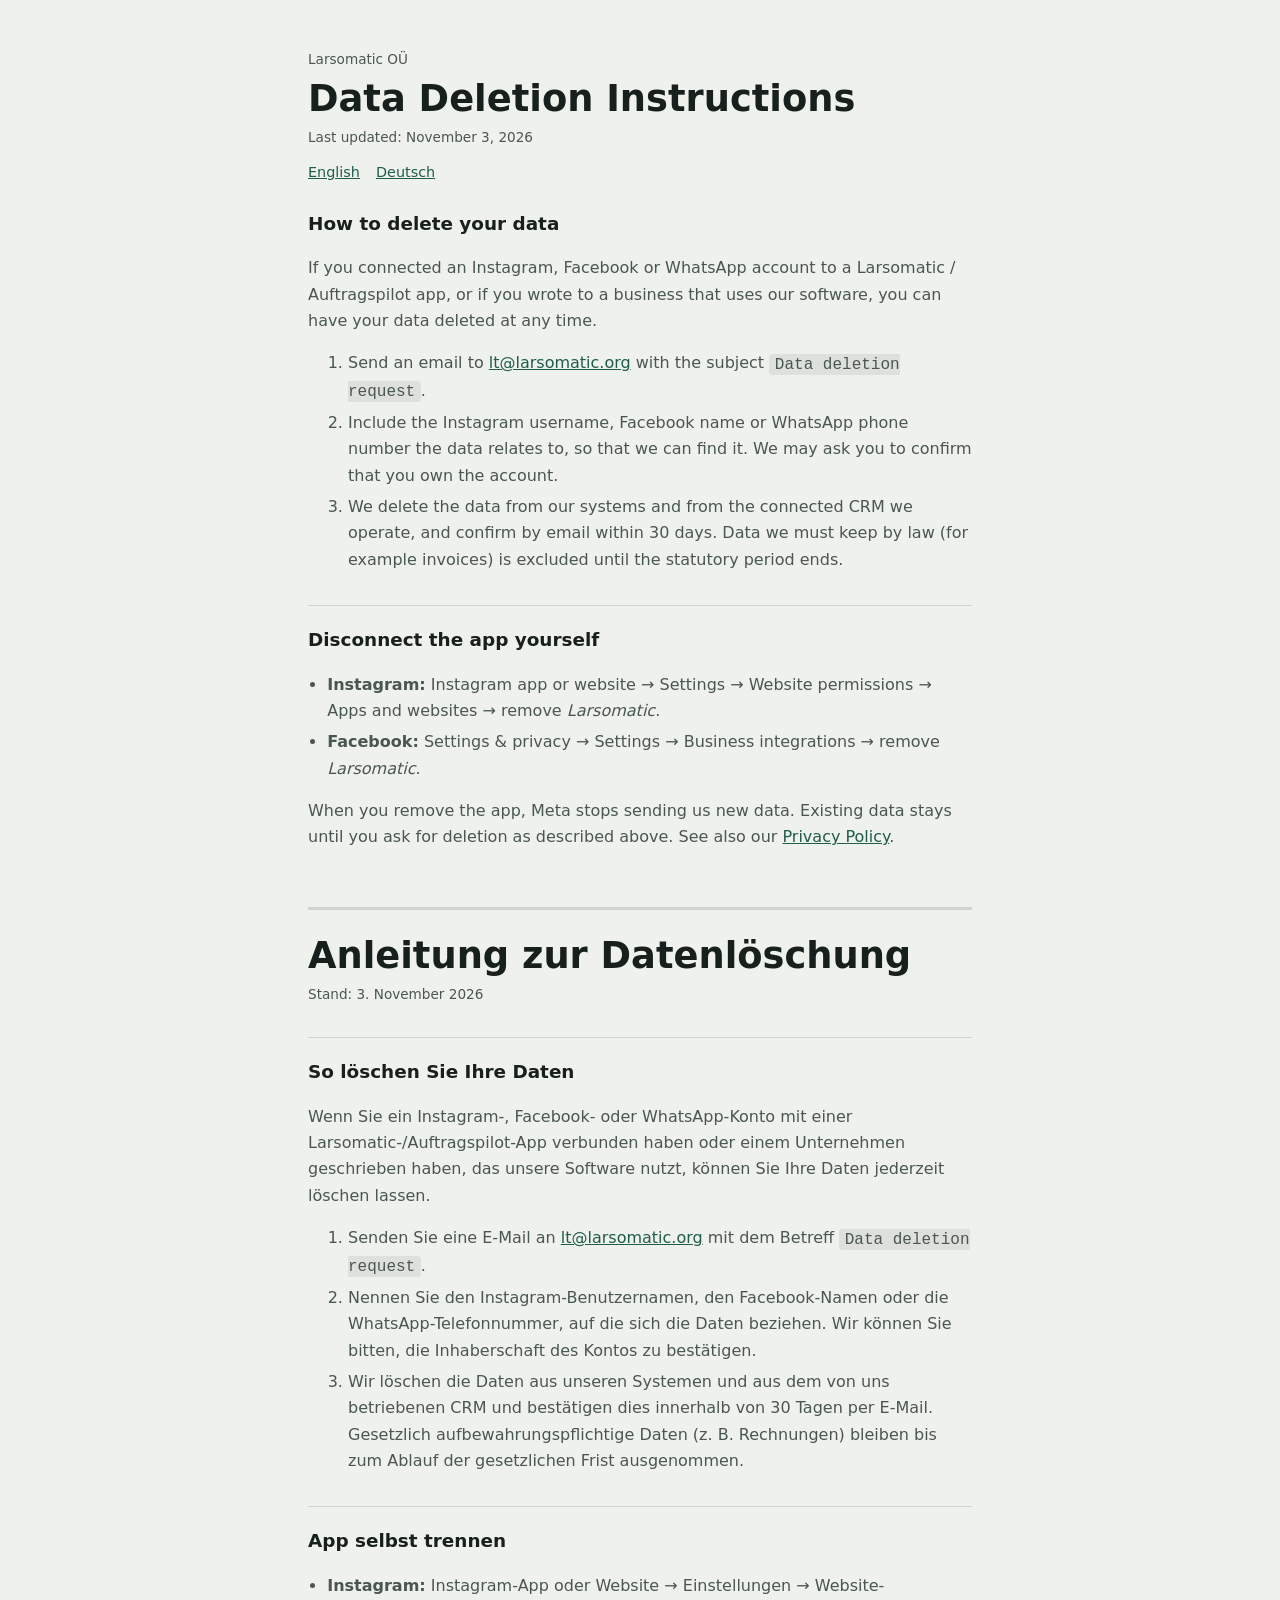
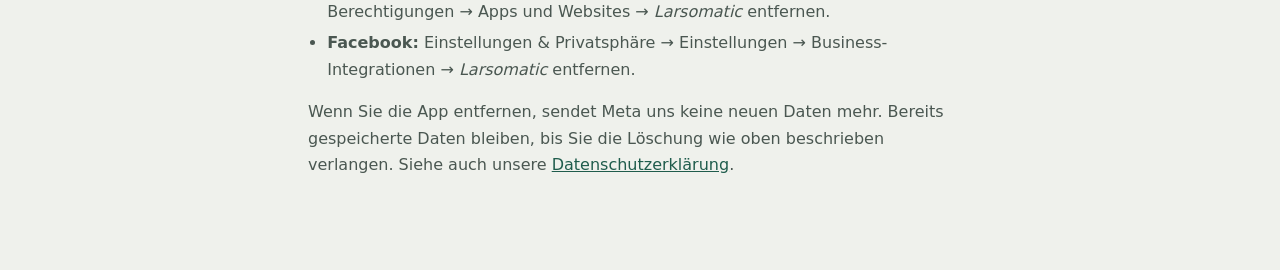
<file: data-deletion/index.html>
<!doctype html>
<html lang="en">
<head>
<meta charset="utf-8">
<meta name="viewport" content="width=device-width, initial-scale=1">
<title>Data Deletion · Larsomatic</title>
<meta name="description" content="How to request deletion of your data held by Larsomatic OÜ, including data received via Instagram, Messenger and WhatsApp.">
<link rel="icon" href="data:image/svg+xml,%3Csvg xmlns='http://www.w3.org/2000/svg' viewBox='0 0 100 100'%3E%3Crect width='100' height='100' rx='10' fill='%231F5C4C'/%3E%3Ctext x='50' y='68' font-family='monospace' font-weight='700' font-size='42' fill='%23EFF1EC' text-anchor='middle'%3EL%3C/text%3E%3C/svg%3E">
<style>
:root{--bg:#eff1ec;--ink:#17201c;--soft:#4a5751;--accent:#1f5c4c;--hair:#cfd5cf}
@media (prefers-color-scheme:dark){:root{--bg:#0b1210;--ink:#eef1ea;--soft:#a3b2aa;--accent:#6fbf9f;--hair:#25322c}}
*{box-sizing:border-box}body{margin:0;background:var(--bg);color:var(--ink);font:16px/1.65 system-ui,-apple-system,"Segoe UI",sans-serif}
.wrap{max-width:44rem;margin:0 auto;padding:3rem 1.25rem 5rem}
a{color:var(--accent)}h1{font-size:clamp(1.7rem,1.3rem + 1.6vw,2.3rem);margin:.4rem 0 .3rem;line-height:1.2}
h2{font-size:1.15rem;margin:2rem 0 .4rem;padding-top:1.2rem;border-top:1px solid var(--hair)}
p,li{color:var(--soft)}ul{padding-left:1.2rem}li{margin:.3rem 0}.meta{font-size:.85rem;color:var(--soft)}
.lang{display:flex;gap:1rem;margin:.8rem 0 1.5rem;font-size:.9rem}hr.big{border:0;border-top:3px solid var(--hair);margin:3.5rem 0 0}
code{background:color-mix(in oklab,var(--ink) 8%,transparent);padding:.1em .35em;border-radius:4px}
</style>
</head>
<body><div class="wrap">
<div class="meta">Larsomatic OÜ</div>

<h1>Data Deletion Instructions</h1>
<div class="meta">Last updated: November 3, 2026</div>
<div class="lang"><a href="#en">English</a><a href="#de">Deutsch</a></div>

<section id="en">
<h2 style="border:0;padding:0;margin-top:0">How to delete your data</h2>
<p>If you connected an Instagram, Facebook or WhatsApp account to a Larsomatic / Auftragspilot app, or if you wrote to a business that uses our software, you can have your data deleted at any time.</p>
<ol>
<li>Send an email to <a href="mailto:lt@larsomatic.org?subject=Data%20deletion%20request">lt@larsomatic.org</a> with the subject <code>Data deletion request</code>.</li>
<li>Include the Instagram username, Facebook name or WhatsApp phone number the data relates to, so that we can find it. We may ask you to confirm that you own the account.</li>
<li>We delete the data from our systems and from the connected CRM we operate, and confirm by email within 30 days. Data we must keep by law (for example invoices) is excluded until the statutory period ends.</li>
</ol>

<h2>Disconnect the app yourself</h2>
<ul>
<li><b>Instagram:</b> Instagram app or website &rarr; Settings &rarr; Website permissions &rarr; Apps and websites &rarr; remove <i>Larsomatic</i>.</li>
<li><b>Facebook:</b> Settings &amp; privacy &rarr; Settings &rarr; Business integrations &rarr; remove <i>Larsomatic</i>.</li>
</ul>
<p>When you remove the app, Meta stops sending us new data. Existing data stays until you ask for deletion as described above. See also our <a href="/privacy/">Privacy Policy</a>.</p>
</section>

<hr class="big">

<section id="de">
<h1 style="margin-top:1.5rem">Anleitung zur Datenlöschung</h1>
<div class="meta">Stand: 3. November 2026</div>

<h2>So löschen Sie Ihre Daten</h2>
<p>Wenn Sie ein Instagram-, Facebook- oder WhatsApp-Konto mit einer Larsomatic-/Auftragspilot-App verbunden haben oder einem Unternehmen geschrieben haben, das unsere Software nutzt, können Sie Ihre Daten jederzeit löschen lassen.</p>
<ol>
<li>Senden Sie eine E-Mail an <a href="mailto:lt@larsomatic.org?subject=Data%20deletion%20request">lt@larsomatic.org</a> mit dem Betreff <code>Data deletion request</code>.</li>
<li>Nennen Sie den Instagram-Benutzernamen, den Facebook-Namen oder die WhatsApp-Telefonnummer, auf die sich die Daten beziehen. Wir können Sie bitten, die Inhaberschaft des Kontos zu bestätigen.</li>
<li>Wir löschen die Daten aus unseren Systemen und aus dem von uns betriebenen CRM und bestätigen dies innerhalb von 30 Tagen per E-Mail. Gesetzlich aufbewahrungspflichtige Daten (z. B. Rechnungen) bleiben bis zum Ablauf der gesetzlichen Frist ausgenommen.</li>
</ol>

<h2>App selbst trennen</h2>
<ul>
<li><b>Instagram:</b> Instagram-App oder Website &rarr; Einstellungen &rarr; Website-Berechtigungen &rarr; Apps und Websites &rarr; <i>Larsomatic</i> entfernen.</li>
<li><b>Facebook:</b> Einstellungen &amp; Privatsphäre &rarr; Einstellungen &rarr; Business-Integrationen &rarr; <i>Larsomatic</i> entfernen.</li>
</ul>
<p>Wenn Sie die App entfernen, sendet Meta uns keine neuen Daten mehr. Bereits gespeicherte Daten bleiben, bis Sie die Löschung wie oben beschrieben verlangen. Siehe auch unsere <a href="/privacy/">Datenschutzerklärung</a>.</p>
</section>
</div></body></html>
</file>
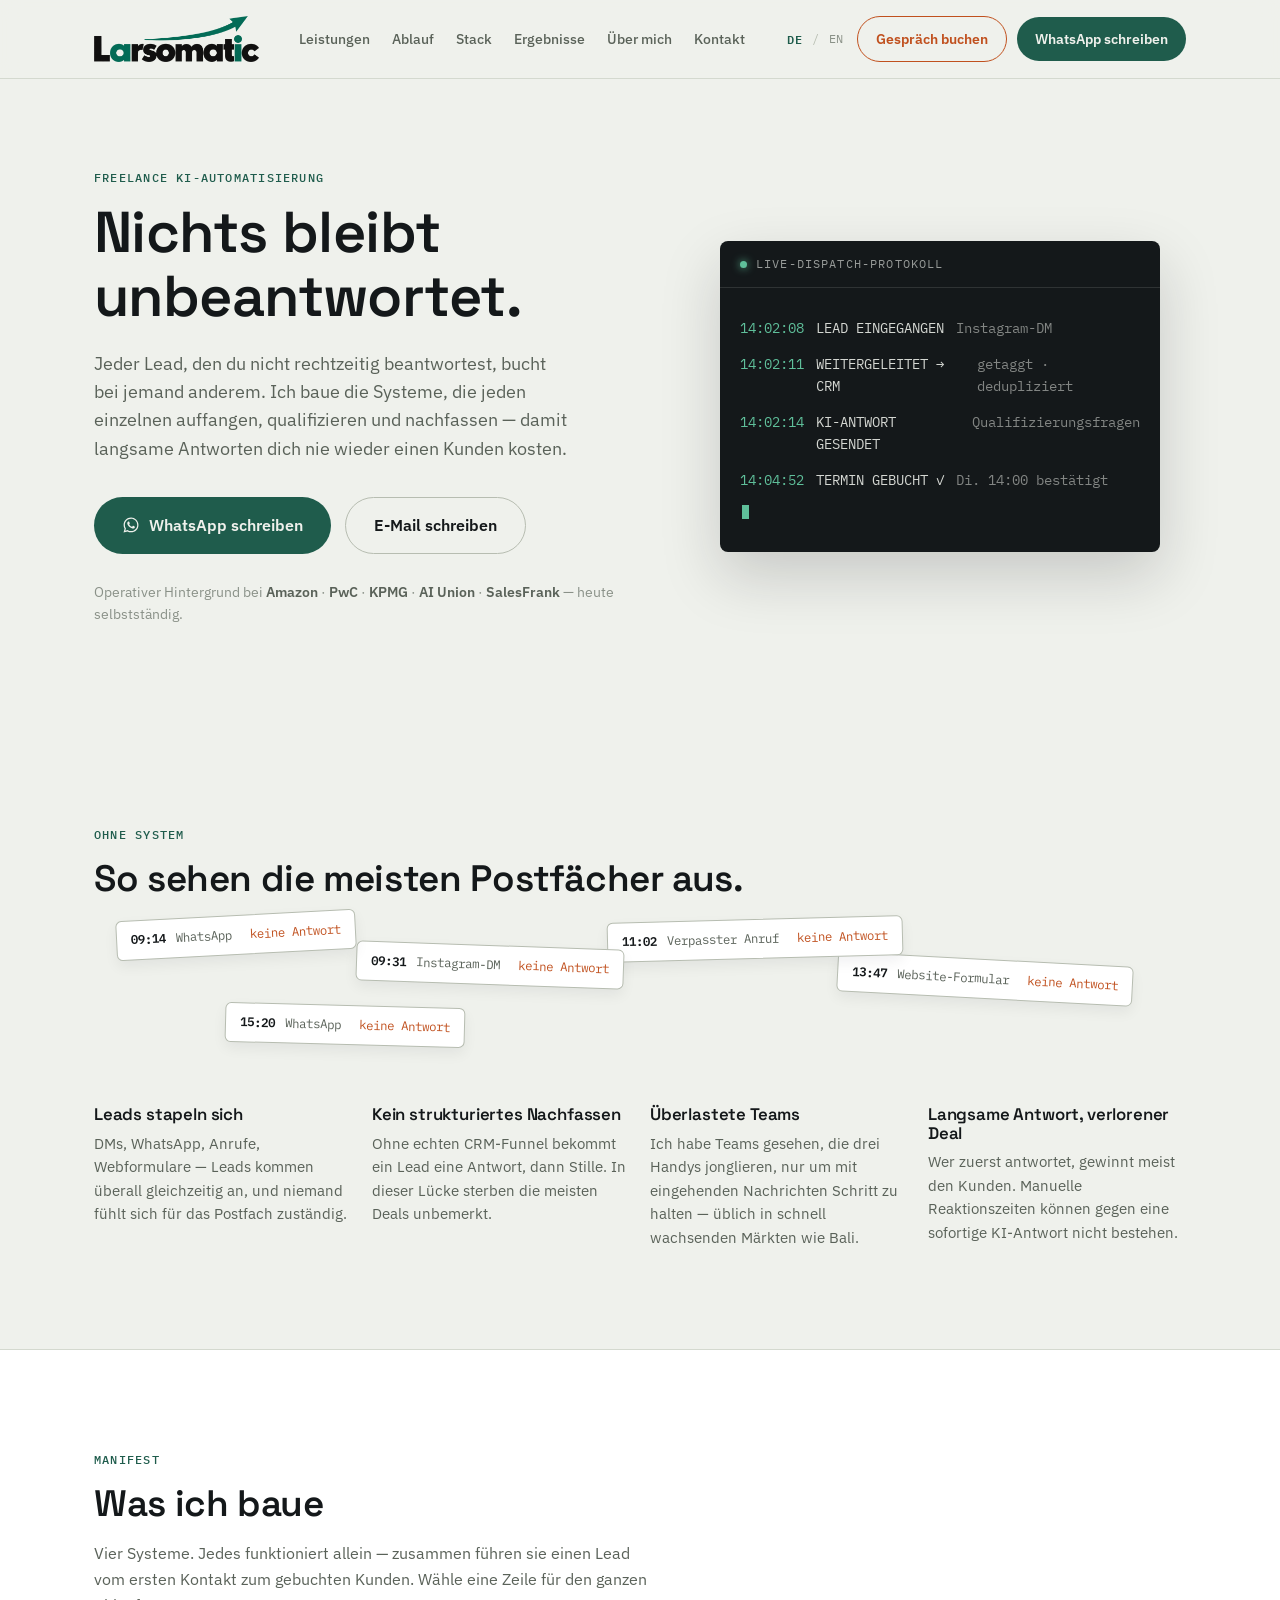
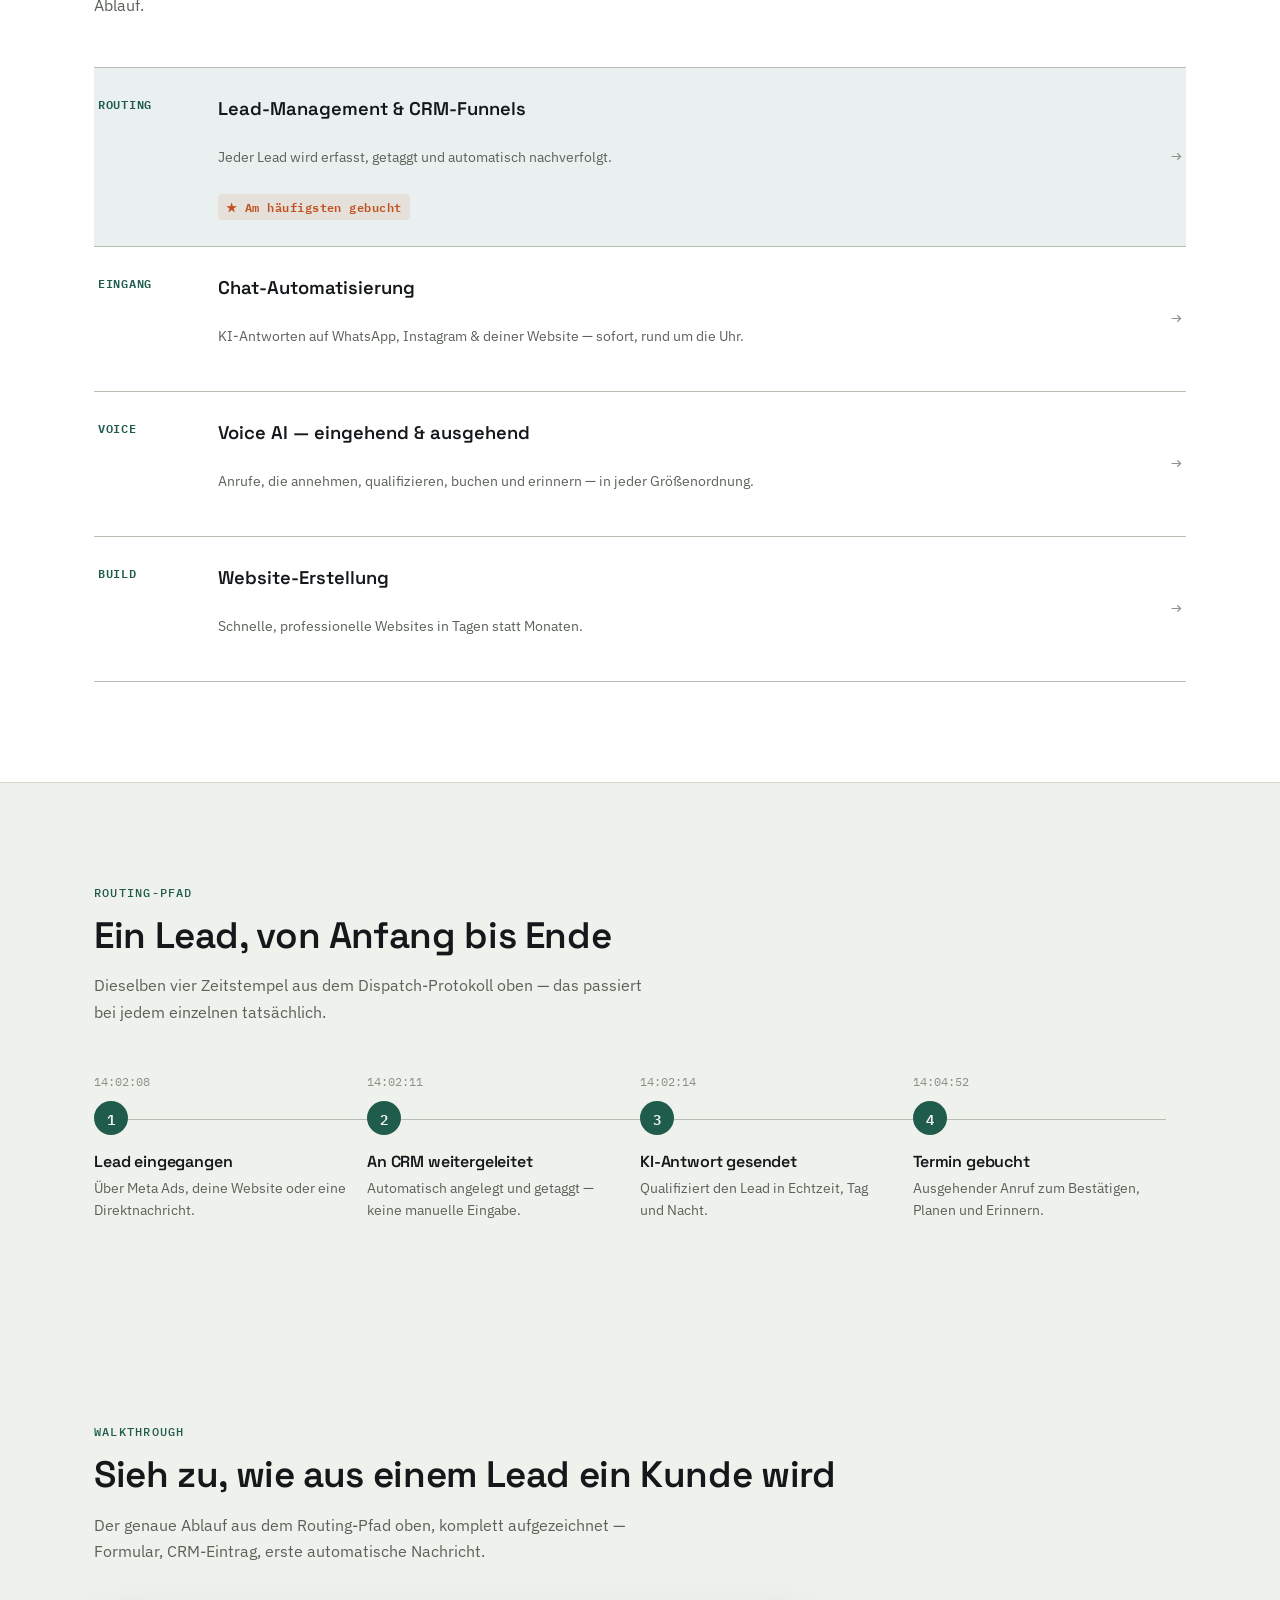
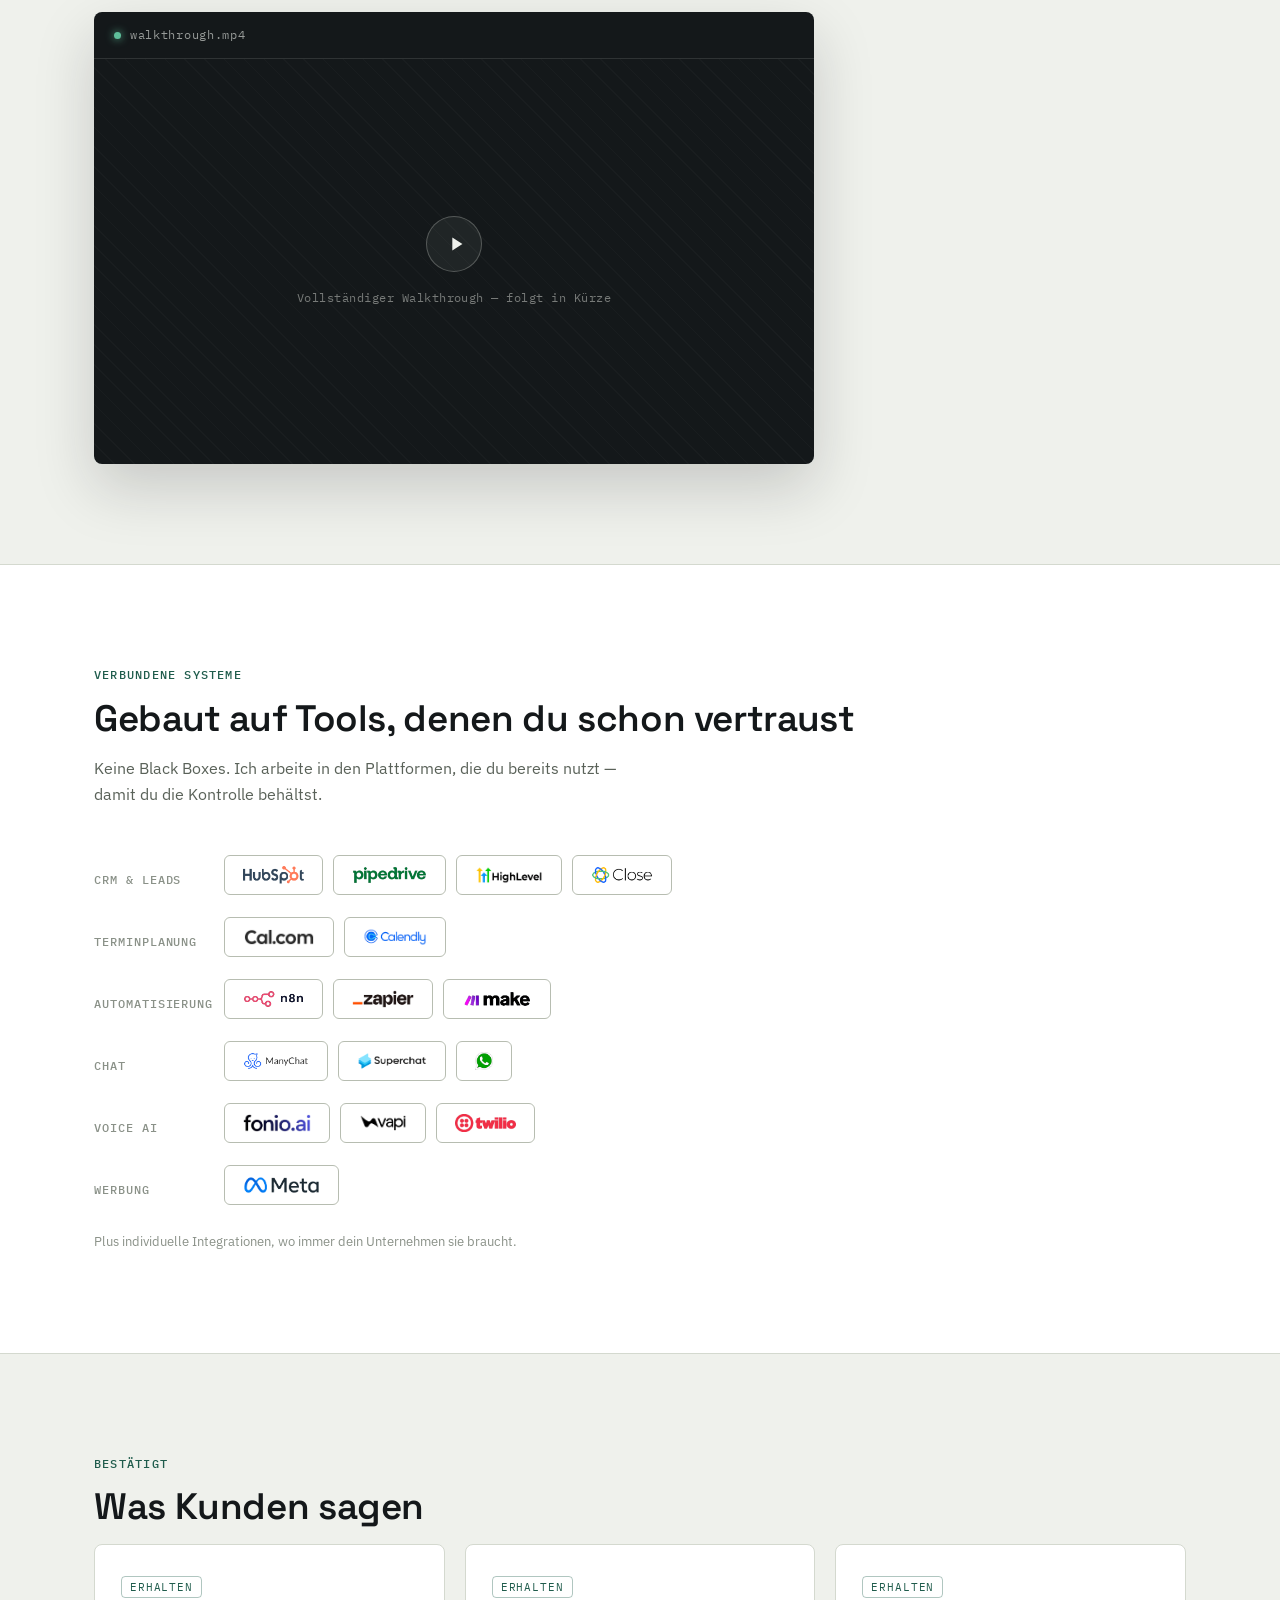
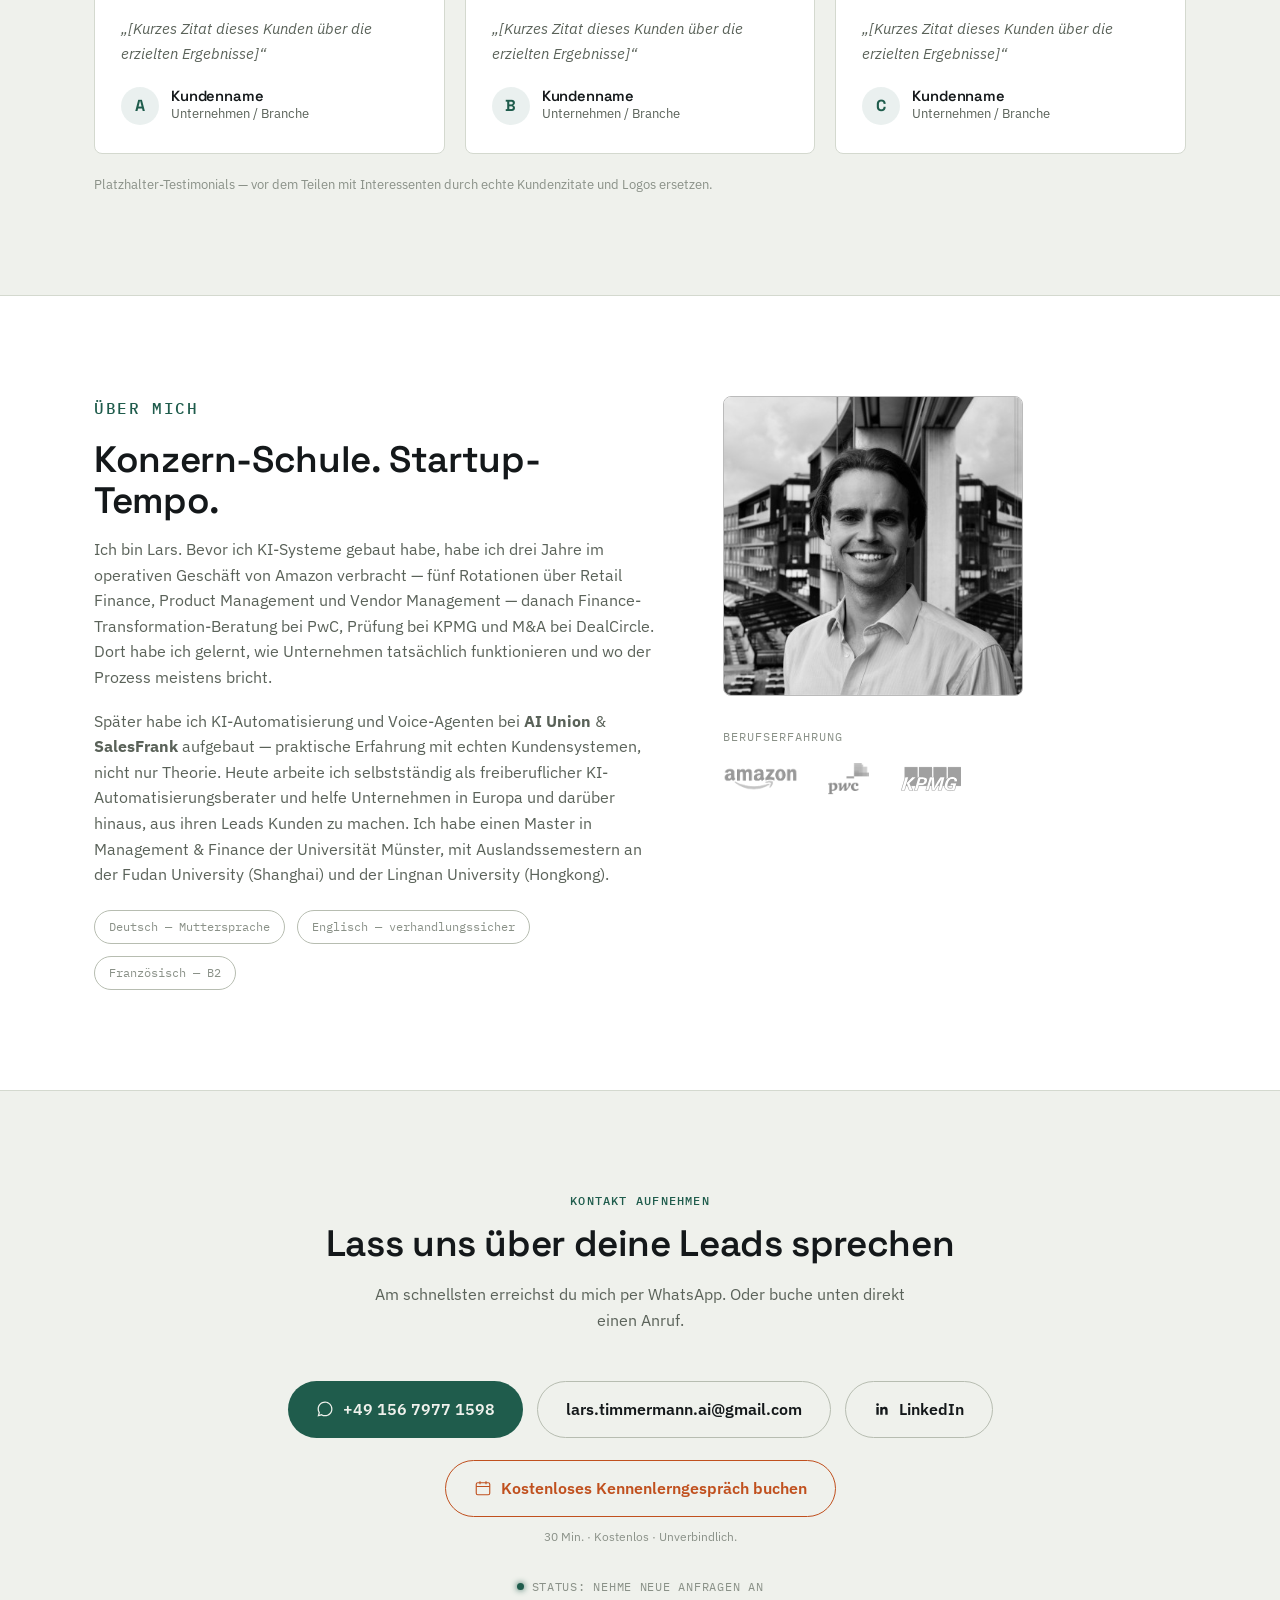
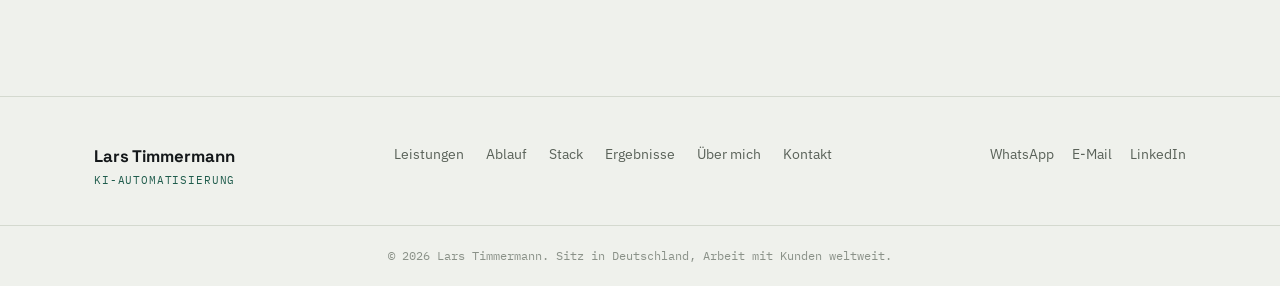
<file: de/index.html>
<!doctype html>
<html lang="de">
  <head>
    <meta charset="UTF-8" />
    <meta name="viewport" content="width=device-width, initial-scale=1.0" />
    <title>Lars Timmermann — Dispatch-Protokoll</title>
    <meta
      name="description"
      content="Jede langsame Antwort ist ein Kunde, der bei jemand anderem bucht. Ich baue die Systeme, die jeden Lead auffangen, qualifizieren und nachfassen — damit langsame Reaktion dich nie wieder einen Verkauf kostet."
    />
    <link
      rel="icon"
      href="data:image/svg+xml,%3Csvg xmlns='http://www.w3.org/2000/svg' viewBox='0 0 100 100'%3E%3Crect width='100' height='100' rx='10' fill='%231F5C4C'/%3E%3Ctext x='50' y='68' font-family='monospace' font-weight='700' font-size='48' fill='%23EFF1EC' text-anchor='middle'%3ELT%3C/text%3E%3C/svg%3E"
    />
    <link rel="preconnect" href="https://fonts.googleapis.com" />
    <link rel="preconnect" href="https://fonts.gstatic.com" crossorigin />
    <link
      href="https://fonts.googleapis.com/css2?family=Space+Grotesk:wght@500;600;700&family=IBM+Plex+Sans:wght@400;500;600&family=IBM+Plex+Mono:wght@400;500;600&display=swap"
      rel="stylesheet"
    />
    <link rel="stylesheet" href="../styles.css?v=2" />
    <link rel="alternate" hreflang="de" href="https://larsomatic.org/de/" />
    <link rel="alternate" hreflang="en" href="https://larsomatic.org/en/" />
    <link rel="alternate" hreflang="x-default" href="https://larsomatic.org/" />
  </head>
  <body>
    <header class="nav" id="nav">
      <div class="nav-inner">
        <a href="#top" class="nav-brand">
          <img
            src="../assets/larsomatic-logo.png?v=2"
            alt="Larsomatic"
            class="nav-logo"
            width="640"
            height="178"
          />
        </a>
        <nav class="nav-links" aria-label="Hauptnavigation">
          <a href="#leistungen">Leistungen</a>
          <a href="#ablauf">Ablauf</a>
          <a href="#stack">Stack</a>
          <a href="#ergebnisse">Ergebnisse</a>
          <a href="#ueber-mich">Über mich</a>
          <a href="#kontakt">Kontakt</a>
        </nav>
        <div class="nav-cta-group">
          <div class="lang-switch" role="group" aria-label="Language"><a href="/de/" hreflang="de" lang="de" class="active" title="Deutsch">DE</a><span aria-hidden="true">/</span><a href="/en/" hreflang="en" lang="en" title="English">EN</a></div>
          
          
          
          
          <a
            href="https://cal.com/lars-timmermann-lt00/free-intro-call"
            target="_blank"
            rel="noopener"
            class="btn btn-calendly nav-cta"
            >Gespräch buchen</a
          >
          <a
            href="https://wa.me/4915679771598"
            target="_blank"
            rel="noopener"
            class="btn btn-primary nav-cta"
            >WhatsApp schreiben</a
          >
        </div>
        <button
          class="nav-toggle"
          id="navToggle"
          aria-label="Menü umschalten"
          aria-expanded="false"
        >
          <span></span><span></span><span></span>
        </button>
      </div>
      <div class="nav-mobile" id="navMobile">
        <div class="lang-switch" role="group" aria-label="Language"><a href="/de/" hreflang="de" lang="de" class="active" title="Deutsch">DE</a><span aria-hidden="true">/</span><a href="/en/" hreflang="en" lang="en" title="English">EN</a></div>
        
        
        
        
        <a href="#leistungen">Leistungen</a>
        <a href="#ablauf">Ablauf</a>
        <a href="#stack">Stack</a>
        <a href="#ergebnisse">Ergebnisse</a>
        <a href="#ueber-mich">Über mich</a>
        <a href="#kontakt">Kontakt</a>
        <a
          href="https://cal.com/lars-timmermann-lt00/free-intro-call"
          target="_blank"
          rel="noopener"
          class="btn btn-calendly"
          >Gespräch buchen</a
        >
        <a
          href="https://wa.me/4915679771598"
          target="_blank"
          rel="noopener"
          class="btn btn-primary"
          >WhatsApp schreiben</a
        >
      </div>
    </header>

    <main id="top">
      <!-- HERO -->
      <section class="hero">
        <div class="container hero-grid">
          <div class="hero-copy">
            <p class="eyebrow">Freelance KI-Automatisierung</p>
            <h1>Nichts bleibt<br />unbeantwortet.</h1>
            <p class="hero-sub">
              Jeder Lead, den du nicht rechtzeitig beantwortest, bucht bei jemand anderem. Ich baue die Systeme, die jeden einzelnen auffangen, qualifizieren und nachfassen — damit langsame Antworten dich nie wieder einen Kunden kosten.
            </p>
            <div class="hero-actions">
              <a
                href="https://wa.me/4915679771598"
                target="_blank"
                rel="noopener"
                class="btn btn-primary btn-lg"
              >
                <svg
                  viewBox="0 0 24 24"
                  width="18"
                  height="18"
                  fill="currentColor"
                  aria-hidden="true"
                >
                  <path
                    d="M12.04 2C6.58 2 2.13 6.45 2.13 11.91c0 1.75.46 3.45 1.32 4.95L2.05 22l5.25-1.38a9.86 9.86 0 0 0 4.74 1.21h.004c5.46 0 9.9-4.45 9.9-9.91 0-2.65-1.03-5.14-2.9-7.01A9.82 9.82 0 0 0 12.04 2zm0 18.13h-.003a8.2 8.2 0 0 1-4.19-1.15l-.3-.18-3.11.82.83-3.04-.2-.31a8.22 8.22 0 0 1-1.26-4.36c0-4.54 3.7-8.24 8.25-8.24 2.2 0 4.27.86 5.83 2.42a8.18 8.18 0 0 1 2.41 5.83c0 4.55-3.7 8.21-8.25 8.21zm4.52-6.17c-.25-.12-1.47-.72-1.7-.81-.23-.08-.39-.12-.56.13-.17.25-.64.81-.78.97-.14.17-.29.19-.54.06-.25-.12-1.04-.38-1.99-1.22-.73-.66-1.23-1.46-1.37-1.71-.14-.25-.02-.38.11-.51.11-.11.25-.29.37-.43.12-.14.16-.25.25-.41.08-.17.04-.31-.02-.44-.06-.12-.56-1.34-.76-1.84-.2-.48-.4-.42-.56-.42-.14-.01-.31-.01-.48-.01a.92.92 0 0 0-.67.31c-.23.25-.87.85-.87 2.08 0 1.23.9 2.42 1.02 2.58.12.17 1.76 2.69 4.27 3.77.6.26 1.06.41 1.43.53.6.19 1.14.16 1.57.1.48-.07 1.47-.6 1.68-1.18.21-.58.21-1.07.14-1.18-.06-.11-.23-.17-.48-.29z"
                  />
                </svg>
                WhatsApp schreiben
              </a>
              <a
                href="mailto:lars.timmermann.ai@gmail.com"
                class="btn btn-ghost btn-lg"
                >E-Mail schreiben</a
              >
            </div>
            <p class="hero-trust">
              Operativer Hintergrund bei <strong>Amazon</strong> ·
              <strong>PwC</strong> · <strong>KPMG</strong> ·
              <strong>AI Union</strong> · <strong>SalesFrank</strong> — heute selbstständig.
            </p>
          </div>

          <div class="hero-board-wrap">
            <div class="board">
              <div class="board-head">
                <span class="board-dot"></span>
                <span>LIVE-DISPATCH-PROTOKOLL</span>
              </div>
              <div class="board-body" id="dispatchBoard">
                <!-- lines injected by script.js -->
              </div>
            </div>
          </div>
        </div>
      </section>

      <!-- PROBLEM -->
      <section class="section" id="problem">
        <div class="container">
          <p class="eyebrow">Ohne System</p>
          <h2 class="section-title">So sehen die meisten Postfächer aus.</h2>

          <div class="tickets">
            <div class="ticket ticket-1">
              <span class="ticket-time">09:14</span> WhatsApp
              <span class="ticket-status">keine Antwort</span>
            </div>
            <div class="ticket ticket-2">
              <span class="ticket-time">09:31</span> Instagram-DM
              <span class="ticket-status">keine Antwort</span>
            </div>
            <div class="ticket ticket-3">
              <span class="ticket-time">11:02</span> Verpasster Anruf
              <span class="ticket-status">keine Antwort</span>
            </div>
            <div class="ticket ticket-4">
              <span class="ticket-time">13:47</span> Website-Formular
              <span class="ticket-status">keine Antwort</span>
            </div>
            <div class="ticket ticket-5">
              <span class="ticket-time">15:20</span> WhatsApp
              <span class="ticket-status">keine Antwort</span>
            </div>
          </div>

          <div class="grid grid-4 problem-grid">
            <div class="problem-item">
              <h3>Leads stapeln sich</h3>
              <p>
                DMs, WhatsApp, Anrufe, Webformulare — Leads kommen überall gleichzeitig an, und niemand fühlt sich für das Postfach zuständig.
              </p>
            </div>
            <div class="problem-item">
              <h3>Kein strukturiertes Nachfassen</h3>
              <p>
                Ohne echten CRM-Funnel bekommt ein Lead eine Antwort, dann Stille. In dieser Lücke sterben die meisten Deals unbemerkt.
              </p>
            </div>
            <div class="problem-item">
              <h3>Überlastete Teams</h3>
              <p>
                Ich habe Teams gesehen, die drei Handys jonglieren, nur um mit eingehenden Nachrichten Schritt zu halten — üblich in schnell wachsenden Märkten wie Bali.
              </p>
            </div>
            <div class="problem-item">
              <h3>Langsame Antwort, verlorener Deal</h3>
              <p>
                Wer zuerst antwortet, gewinnt meist den Kunden. Manuelle Reaktionszeiten können gegen eine sofortige KI-Antwort nicht bestehen.
              </p>
            </div>
          </div>
        </div>
      </section>

      <!-- SERVICES / MANIFEST -->
      <section class="section section-raised" id="leistungen">
        <div class="container">
          <p class="eyebrow">Manifest</p>
          <h2 class="section-title">Was ich baue</h2>
          <p class="section-sub">
            Vier Systeme. Jedes funktioniert allein — zusammen führen sie einen Lead vom ersten Kontakt zum gebuchten Kunden. Wähle eine Zeile für den ganzen Ablauf.
          </p>

          <div class="manifest">
            <button
              type="button"
              class="manifest-row manifest-row-flagged"
              data-modal="modal-lead"
            >
              <span class="manifest-code">ROUTING</span>
              <span class="manifest-title"
                >Lead-Management &amp; CRM-Funnels</span
              >
              <span class="manifest-desc"
                >Jeder Lead wird erfasst, getaggt und automatisch nachverfolgt.</span
              >
              <span class="manifest-flag">★ Am häufigsten gebucht</span>
              <span class="manifest-arrow">→</span>
            </button>
            <button type="button" class="manifest-row" data-modal="modal-chat">
              <span class="manifest-code">EINGANG</span>
              <span class="manifest-title">Chat-Automatisierung</span>
              <span class="manifest-desc"
                >KI-Antworten auf WhatsApp, Instagram &amp; deiner Website — sofort, rund um die Uhr.</span
              >
              <span class="manifest-arrow">→</span>
            </button>
            <button type="button" class="manifest-row" data-modal="modal-voice">
              <span class="manifest-code">VOICE</span>
              <span class="manifest-title"
                >Voice AI — eingehend &amp; ausgehend</span
              >
              <span class="manifest-desc"
                >Anrufe, die annehmen, qualifizieren, buchen und erinnern — in jeder Größenordnung.</span
              >
              <span class="manifest-arrow">→</span>
            </button>
            <button
              type="button"
              class="manifest-row"
              data-modal="modal-website"
            >
              <span class="manifest-code">BUILD</span>
              <span class="manifest-title">Website-Erstellung</span>
              <span class="manifest-desc"
                >Schnelle, professionelle Websites in Tagen statt Monaten.</span
              >
              <span class="manifest-arrow">→</span>
            </button>
          </div>
        </div>
      </section>

      <!-- PROCESS / ROUTING PATH -->
      <section class="section" id="ablauf">
        <div class="container">
          <p class="eyebrow">Routing-Pfad</p>
          <h2 class="section-title">Ein Lead, von Anfang bis Ende</h2>
          <p class="section-sub">
            Dieselben vier Zeitstempel aus dem Dispatch-Protokoll oben — das passiert bei jedem einzelnen tatsächlich.
          </p>

          <div class="path" id="routingPath">
            <div class="path-packet" aria-hidden="true"></div>
            <div class="path-stop">
              <div class="path-time">14:02:08</div>
              <div class="path-num">1</div>
              <h3>Lead eingegangen</h3>
              <p>Über Meta Ads, deine Website oder eine Direktnachricht.</p>
            </div>
            <div class="path-stop">
              <div class="path-time">14:02:11</div>
              <div class="path-num">2</div>
              <h3>An CRM weitergeleitet</h3>
              <p>Automatisch angelegt und getaggt — keine manuelle Eingabe.</p>
            </div>
            <div class="path-stop">
              <div class="path-time">14:02:14</div>
              <div class="path-num">3</div>
              <h3>KI-Antwort gesendet</h3>
              <p>Qualifiziert den Lead in Echtzeit, Tag und Nacht.</p>
            </div>
            <div class="path-stop">
              <div class="path-time">14:04:52</div>
              <div class="path-num">4</div>
              <h3>Termin gebucht</h3>
              <p>Ausgehender Anruf zum Bestätigen, Planen und Erinnern.</p>
            </div>
          </div>
        </div>
      </section>

      <!-- WALKTHROUGH -->
      <section class="section" id="walkthrough">
        <div class="container">
          <p class="eyebrow">Walkthrough</p>
          <h2 class="section-title">Sieh zu, wie aus einem Lead ein Kunde wird</h2>
          <p class="section-sub">
            Der genaue Ablauf aus dem Routing-Pfad oben, komplett aufgezeichnet — Formular, CRM-Eintrag, erste automatische Nachricht.
          </p>

          <div class="demo-frame">
            <div class="demo-frame-head">
              <span class="board-dot"></span>
              <span>walkthrough.mp4</span>
            </div>
            <div class="demo-frame-body">
              <button
                type="button"
                class="demo-play"
                aria-label="Walkthrough-Video abspielen"
              >
                <svg
                  viewBox="0 0 24 24"
                  width="22"
                  height="22"
                  fill="currentColor"
                  aria-hidden="true"
                >
                  <path d="M8 5v14l11-7z" />
                </svg>
              </button>
              <p class="demo-placeholder-label">
                Vollständiger Walkthrough — folgt in Kürze
              </p>
            </div>
          </div>
        </div>
      </section>

      <!-- STACK -->
      <section class="section section-raised" id="stack">
        <div class="container">
          <p class="eyebrow">Verbundene Systeme</p>
          <h2 class="section-title">Gebaut auf Tools, denen du schon vertraust</h2>
          <p class="section-sub">
            Keine Black Boxes. Ich arbeite in den Plattformen, die du bereits nutzt — damit du die Kontrolle behältst.
          </p>

          <div class="stack-groups">
            <div class="stack-group">
              <p class="stack-group-label">CRM &amp; Leads</p>
              <div class="stack-grid">
                <span class="stamp stamp-logo"
                  ><img src="../assets/hubspot.png" alt="HubSpot"
                /></span>
                <span class="stamp stamp-logo"
                  ><img src="../assets/pipedrive.png" alt="Pipedrive"
                /></span>
                <span class="stamp stamp-logo"
                  ><img src="../assets/gohighlevel.png" alt="GoHighLevel"
                /></span>
                <span class="stamp stamp-logo"
                  ><img src="../assets/close-crm.png" alt="Close CRM"
                /></span>
              </div>
            </div>
            <div class="stack-group">
              <p class="stack-group-label">Terminplanung</p>
              <div class="stack-grid">
                <span class="stamp stamp-logo"
                  ><img src="../assets/cal-com.png" alt="Cal.com"
                /></span>
                <span class="stamp stamp-logo"
                  ><img src="../assets/calendly.png" alt="Calendly"
                /></span>
              </div>
            </div>
            <div class="stack-group">
              <p class="stack-group-label">Automatisierung</p>
              <div class="stack-grid">
                <span class="stamp stamp-logo"
                  ><img src="../assets/n8n.png" alt="n8n"
                /></span>
                <span class="stamp stamp-logo"
                  ><img src="../assets/zapier.png" alt="Zapier"
                /></span>
                <span class="stamp stamp-logo"
                  ><img src="../assets/make.png" alt="Make"
                /></span>
              </div>
            </div>
            <div class="stack-group">
              <p class="stack-group-label">Chat</p>
              <div class="stack-grid">
                <span class="stamp stamp-logo"
                  ><img src="../assets/manychat.png" alt="ManyChat"
                /></span>
                <span class="stamp stamp-logo"
                  ><img src="../assets/superchat.png" alt="Superchat"
                /></span>
                <span class="stamp stamp-logo"
                  ><img src="../assets/whatsapp.png" alt="WhatsApp"
                /></span>
              </div>
            </div>
            <div class="stack-group">
              <p class="stack-group-label">Voice AI</p>
              <div class="stack-grid">
                <span class="stamp stamp-logo"
                  ><img src="../assets/fonio.png" alt="Fonio"
                /></span>
                <span class="stamp stamp-logo"
                  ><img src="../assets/vapi.png" alt="VAPI"
                /></span>
                <span class="stamp stamp-logo"
                  ><img src="../assets/twilio.png" alt="Twilio"
                /></span>
              </div>
            </div>
            <div class="stack-group">
              <p class="stack-group-label">Werbung</p>
              <div class="stack-grid">
                <span class="stamp stamp-logo"
                  ><img src="../assets/meta-ads.png" alt="Meta Ads"
                /></span>
              </div>
            </div>
          </div>
          <p class="fine-print">
            Plus individuelle Integrationen, wo immer dein Unternehmen sie braucht.
          </p>
        </div>
      </section>

      <!-- TESTIMONIALS / CONFIRMED -->
      <section class="section" id="ergebnisse">
        <div class="container">
          <p class="eyebrow">Bestätigt</p>
          <h2 class="section-title">Was Kunden sagen</h2>

          <div class="grid grid-3 transmission-grid">
            <div class="transmission">
              <div class="transmission-head">
                <span class="transmission-tag">ERHALTEN</span>
              </div>
              <p class="transmission-quote">
                „[Kurzes Zitat dieses Kunden über die erzielten Ergebnisse]“
              </p>
              <div class="transmission-author">
                <span class="transmission-logo">A</span>
                <div>
                  <h4>Kundenname</h4>
                  <p>Unternehmen / Branche</p>
                </div>
              </div>
            </div>
            <div class="transmission">
              <div class="transmission-head">
                <span class="transmission-tag">ERHALTEN</span>
              </div>
              <p class="transmission-quote">
                „[Kurzes Zitat dieses Kunden über die erzielten Ergebnisse]“
              </p>
              <div class="transmission-author">
                <span class="transmission-logo">B</span>
                <div>
                  <h4>Kundenname</h4>
                  <p>Unternehmen / Branche</p>
                </div>
              </div>
            </div>
            <div class="transmission">
              <div class="transmission-head">
                <span class="transmission-tag">ERHALTEN</span>
              </div>
              <p class="transmission-quote">
                „[Kurzes Zitat dieses Kunden über die erzielten Ergebnisse]“
              </p>
              <div class="transmission-author">
                <span class="transmission-logo">C</span>
                <div>
                  <h4>Kundenname</h4>
                  <p>Unternehmen / Branche</p>
                </div>
              </div>
            </div>
          </div>
          <p class="fine-print">
            Platzhalter-Testimonials — vor dem Teilen mit Interessenten durch echte Kundenzitate und Logos ersetzen.
          </p>
        </div>
      </section>

      <!-- ABOUT -->
      <section class="section section-raised" id="ueber-mich">
        <div class="container about-grid">
          <div class="about-copy">
            <p class="eyebrow">Über mich</p>
            <h2 class="section-title">Konzern-Schule. Startup-Tempo.</h2>
            <p>
              Ich bin Lars. Bevor ich KI-Systeme gebaut habe, habe ich drei Jahre im operativen Geschäft von Amazon verbracht — fünf Rotationen über Retail Finance, Product Management und Vendor Management — danach Finance-Transformation-Beratung bei PwC, Prüfung bei KPMG und M&amp;A bei DealCircle. Dort habe ich gelernt, wie Unternehmen tatsächlich funktionieren und wo der Prozess meistens bricht.
            </p>
            <p>
              Später habe ich KI-Automatisierung und Voice-Agenten bei
              <strong>AI Union</strong> &amp; <strong>SalesFrank</strong> aufgebaut — praktische Erfahrung mit echten Kundensystemen, nicht nur Theorie. Heute arbeite ich selbstständig als freiberuflicher KI-Automatisierungsberater und helfe Unternehmen in Europa und darüber hinaus, aus ihren Leads Kunden zu machen. Ich habe einen Master in Management &amp; Finance der Universität Münster, mit Auslandssemestern an der Fudan University (Shanghai) und der Lingnan University (Hongkong).
            </p>
            <div class="about-langs">
              <span>Deutsch — Muttersprache</span>
              <span>Englisch — verhandlungssicher</span>
              <span>Französisch — B2</span>
            </div>
          </div>
          <div class="about-visual">
            <div class="about-photo">
              <img
                src="../assets/lars.jpg"
                alt="Porträt von Lars Timmermann"
                width="400"
                height="400"
              />
            </div>
            <div class="about-logos">
              <p class="about-logos-label">Berufserfahrung</p>
              <div class="logo-row">
                <img src="../assets/amazon.png" alt="Amazon" class="logo-amazon" />
                <img src="../assets/pwc.png" alt="PwC" class="logo-pwc" />
                <img src="../assets/kpmg.png" alt="KPMG" class="logo-kpmg" />
              </div>
            </div>
          </div>
        </div>
      </section>

      <!-- CONTACT -->
      <section class="section contact-section" id="kontakt">
        <div class="container contact-inner">
          <p class="eyebrow">Kontakt aufnehmen</p>
          <h2 class="section-title">Lass uns über deine Leads sprechen</h2>
          <p class="section-sub">
            Am schnellsten erreichst du mich per WhatsApp. Oder buche unten direkt einen Anruf.
          </p>
          <div class="contact-actions">
            <a
              href="https://wa.me/4915679771598"
              target="_blank"
              rel="noopener"
              class="btn btn-primary btn-lg"
            >
              <svg
                viewBox="0 0 24 24"
                width="18"
                height="18"
                fill="currentColor"
                aria-hidden="true"
              >
                <path
                  d="M12.04 2C6.58 2 2.13 6.45 2.13 11.91c0 1.75.46 3.45 1.32 4.95L2.05 22l5.25-1.38a9.86 9.86 0 0 0 4.74 1.21h.004c5.46 0 9.9-4.45 9.9-9.91 0-2.65-1.03-5.14-2.9-7.01A9.82 9.82 0 0 0 12.04 2zm0 18.13h-.003a8.2 8.2 0 0 1-4.19-1.15l-.3-.18-3.11.82.83-3.04-.2-.31a8.22 8.22 0 0 1-1.26-4.36c0-4.54 3.7-8.24 8.25-8.24 2.2 0 4.27.86 5.83 2.42a8.18 8.18 0 0 1 2.41 5.83c0 4.55-3.7 8.21-8.25 8.21z"
                />
              </svg>
              +49 156 7977 1598
            </a>
            <a
              href="mailto:lars.timmermann.ai@gmail.com"
              class="btn btn-ghost btn-lg"
              >lars.timmermann.ai@gmail.com</a
            >
            <a
              href="https://www.linkedin.com/in/lars-timmermann-428841194/"
              target="_blank"
              rel="noopener"
              class="btn btn-ghost btn-lg"
            >
              <svg
                viewBox="0 0 24 24"
                width="16"
                height="16"
                fill="currentColor"
                aria-hidden="true"
              >
                <path
                  d="M20.45 20.45h-3.55v-5.57c0-1.33-.02-3.04-1.85-3.04-1.86 0-2.14 1.45-2.14 2.94v5.67H9.35V9h3.41v1.56h.05c.48-.9 1.64-1.85 3.38-1.85 3.6 0 4.27 2.37 4.27 5.46v6.28zM5.34 7.43a2.06 2.06 0 1 1 0-4.12 2.06 2.06 0 0 1 0 4.12zM7.12 20.45H3.56V9h3.56v11.45z"
                />
              </svg>
              LinkedIn
            </a>
          </div>
          <div class="contact-calendly">
            <a
              href="https://cal.com/lars-timmermann-lt00/free-intro-call"
              class="btn btn-calendly btn-lg"
              target="_blank"
              rel="noopener"
            >
              <svg
                viewBox="0 0 24 24"
                width="18"
                height="18"
                fill="none"
                stroke="currentColor"
                stroke-width="1.5"
                aria-hidden="true"
              >
                <rect x="3" y="5" width="18" height="16" rx="2" />
                <path d="M3 10h18M8 3v4M16 3v4" />
              </svg>
              Kostenloses Kennenlerngespräch buchen
            </a>
            <p class="contact-calendly-note">30 Min. · Kostenlos · Unverbindlich.</p>
          </div>
          <p class="status-line">
            <span class="status-dot"></span> STATUS: NEHME NEUE ANFRAGEN AN
          </p>
        </div>
      </section>
    </main>

    <footer class="footer">
      <div class="container footer-inner">
        <div class="footer-brand">
          <span class="nav-brand-name">Lars Timmermann</span>
          <span class="nav-brand-tag">KI-Automatisierung</span>
        </div>
        <nav class="footer-links" aria-label="Footer-Navigation">
          <a href="#leistungen">Leistungen</a>
          <a href="#ablauf">Ablauf</a>
          <a href="#stack">Stack</a>
          <a href="#ergebnisse">Ergebnisse</a>
          <a href="#ueber-mich">Über mich</a>
          <a href="#kontakt">Kontakt</a>
        </nav>
        <div class="footer-contact">
          <a href="https://wa.me/4915679771598" target="_blank" rel="noopener"
            >WhatsApp</a
          >
          <a href="mailto:lars.timmermann.ai@gmail.com">E-Mail</a>
          <a
            href="https://www.linkedin.com/in/lars-timmermann-428841194/"
            target="_blank"
            rel="noopener"
            >LinkedIn</a
          >
        </div>
      </div>
      <div class="footer-bottom">
        <p>
          © <span id="year"></span> Lars Timmermann. Sitz in Deutschland, Arbeit mit Kunden weltweit.
        </p>
      </div>
    </footer>

    <!-- PILLAR DETAIL MODALS -->
    <div class="modal-overlay" id="modal-lead" aria-hidden="true">
      <div
        class="modal-box"
        role="dialog"
        aria-modal="true"
        aria-labelledby="modal-lead-title"
      >
        <button type="button" class="modal-close" data-close aria-label="Schließen">
          ×
        </button>
        <span class="modal-eyebrow">Manifest · Routing</span>
        <h3 id="modal-lead-title">Lead-Management &amp; CRM-Funnels</h3>
        <p class="modal-intro">
          Das System, das die meisten Kunden zuerst brauchen. Jeder Lead — egal woher er kommt — landet an einer Stelle, wird erfasst und automatisch nachverfolgt, bis er bucht oder klar disqualifiziert ist.
        </p>
        <div class="modal-flow">
          <div class="modal-flow-step">
            <span class="modal-flow-num">1</span>
            <div>
              <h4>Lead kommt rein</h4>
              <p>
                Aus Anzeigen, Formularen, DMs oder Anrufen — jeder Kanal, den du schon nutzt.
              </p>
            </div>
          </div>
          <div class="modal-flow-step">
            <span class="modal-flow-num">2</span>
            <div>
              <h4>Automatisch im CRM erfasst</h4>
              <p>Angelegt, getaggt und dedupliziert — keine manuelle Dateneingabe.</p>
            </div>
          </div>
          <div class="modal-flow-step">
            <span class="modal-flow-num">3</span>
            <div>
              <h4>Nurture-Sequenz startet</h4>
              <p>
                Automatische Follow-ups halten das Gespräch am Laufen, bis der Lead antwortet.
              </p>
            </div>
          </div>
          <div class="modal-flow-step">
            <span class="modal-flow-num">4</span>
            <div>
              <h4>Heiße Leads werden für dich markiert</h4>
              <p>
                Du investierst Zeit nur dort, wo ein Abschluss wirklich bereit ist.
              </p>
            </div>
          </div>
        </div>
      </div>
    </div>

    <div class="modal-overlay" id="modal-chat" aria-hidden="true">
      <div
        class="modal-box"
        role="dialog"
        aria-modal="true"
        aria-labelledby="modal-chat-title"
      >
        <button type="button" class="modal-close" data-close aria-label="Schließen">
          ×
        </button>
        <span class="modal-eyebrow">Manifest · Eingang</span>
        <h3 id="modal-chat-title">Chat-Automatisierung</h3>
        <p class="modal-intro">
          Sofortige Antworten rund um die Uhr auf den Kanälen, auf denen dich deine Kunden schon anschreiben — ohne jemanden einzustellen, der am Postfach sitzt.
        </p>
        <div class="modal-flow">
          <div class="modal-flow-step">
            <span class="modal-flow-num">1</span>
            <div>
              <h4>Nachricht kommt rein</h4>
              <p>WhatsApp, Instagram-DM oder dein Website-Chat.</p>
            </div>
          </div>
          <div class="modal-flow-step">
            <span class="modal-flow-num">2</span>
            <div>
              <h4>KI erkennt die Absicht</h4>
              <p>
                Frage, Beschwerde oder Verkaufsanfrage — in Echtzeit klassifiziert.
              </p>
            </div>
          </div>
          <div class="modal-flow-step">
            <span class="modal-flow-num">3</span>
            <div>
              <h4>Antwortet sofort</h4>
              <p>Auf Basis deiner FAQs und Wissensbasis, in deinem Tonfall.</p>
            </div>
          </div>
          <div class="modal-flow-step">
            <span class="modal-flow-num">4</span>
            <div>
              <h4>Qualifizierte Leads werden übergeben</h4>
              <p>Direkt ins CRM oder direkt in deinen Kalender gebucht.</p>
            </div>
          </div>
        </div>
      </div>
    </div>

    <div class="modal-overlay" id="modal-voice" aria-hidden="true">
      <div
        class="modal-box"
        role="dialog"
        aria-modal="true"
        aria-labelledby="modal-voice-title"
      >
        <button type="button" class="modal-close" data-close aria-label="Schließen">
          ×
        </button>
        <span class="modal-eyebrow">Manifest · Voice</span>
        <h3 id="modal-voice-title">Voice AI — eingehend &amp; ausgehend</h3>
        <p class="modal-intro">
          Ein natürlich klingender KI-Sprachagent, der Anrufe annimmt oder tätigt — in einem Maßstab, den kein Callcenter erreicht.
        </p>
        <div class="modal-flow">
          <div class="modal-flow-step">
            <span class="modal-flow-num">1</span>
            <div>
              <h4>Eingehend: Anruf kommt rein</h4>
              <p>KI nimmt sofort ab, prüft Identität oder Bestelldetails.</p>
            </div>
          </div>
          <div class="modal-flow-step">
            <span class="modal-flow-num">2</span>
            <div>
              <h4>Löst oder übergibt</h4>
              <p>
                Beantwortet Routinefragen live, eskaliert komplexe Fälle an dich.
              </p>
            </div>
          </div>
          <div class="modal-flow-step">
            <span class="modal-flow-num">3</span>
            <div>
              <h4>Ausgehend: Lead als bereit markiert</h4>
              <p>KI ruft an, um zu qualifizieren, Interesse zu bestätigen oder einen Termin zu buchen.</p>
            </div>
          </div>
          <div class="modal-flow-step">
            <span class="modal-flow-num">4</span>
            <div>
              <h4>Bestätigung &amp; Erinnerungen</h4>
              <p>Automatisch versendet, damit No-Shows ohne Zusatzaufwand sinken.</p>
            </div>
          </div>
        </div>
      </div>
    </div>

    <div class="modal-overlay" id="modal-website" aria-hidden="true">
      <div
        class="modal-box"
        role="dialog"
        aria-modal="true"
        aria-labelledby="modal-website-title"
      >
        <button type="button" class="modal-close" data-close aria-label="Schließen">
          ×
        </button>
        <span class="modal-eyebrow">Manifest · Build</span>
        <h3 id="modal-website-title">Website-Erstellung</h3>
        <p class="modal-intro">
          Eine schnelle, professionelle Website — gebaut mit demselben KI-beschleunigten Workflow wie diese Seite, in Tagen fertig.
        </p>
        <div class="modal-flow">
          <div class="modal-flow-step">
            <span class="modal-flow-num">1</span>
            <div>
              <h4>Kurzes Briefing</h4>
              <p>Ziele, Leistungen, Markenrichtung — ein kurzes Gespräch.</p>
            </div>
          </div>
          <div class="modal-flow-step">
            <span class="modal-flow-num">2</span>
            <div>
              <h4>KI-beschleunigter Aufbau</h4>
              <p>
                Struktur, Texte und Design entstehen in Tagen, nicht Monaten.
              </p>
            </div>
          </div>
          <div class="modal-flow-step">
            <span class="modal-flow-num">3</span>
            <div>
              <h4>Prüfen &amp; verfeinern</h4>
              <p>Du prüfst, ich poliere — schnelle Umsetzung von Änderungen.</p>
            </div>
          </div>
          <div class="modal-flow-step">
            <span class="modal-flow-num">4</span>
            <div>
              <h4>Launch</h4>
              <p>Live, mobiloptimiert und bereit für deinen QR-Code oder deine Anzeigen.</p>
            </div>
          </div>
        </div>
      </div>
    </div>

    <script src="../script.js?v=2"></script>
  </body>
</html>
</file>
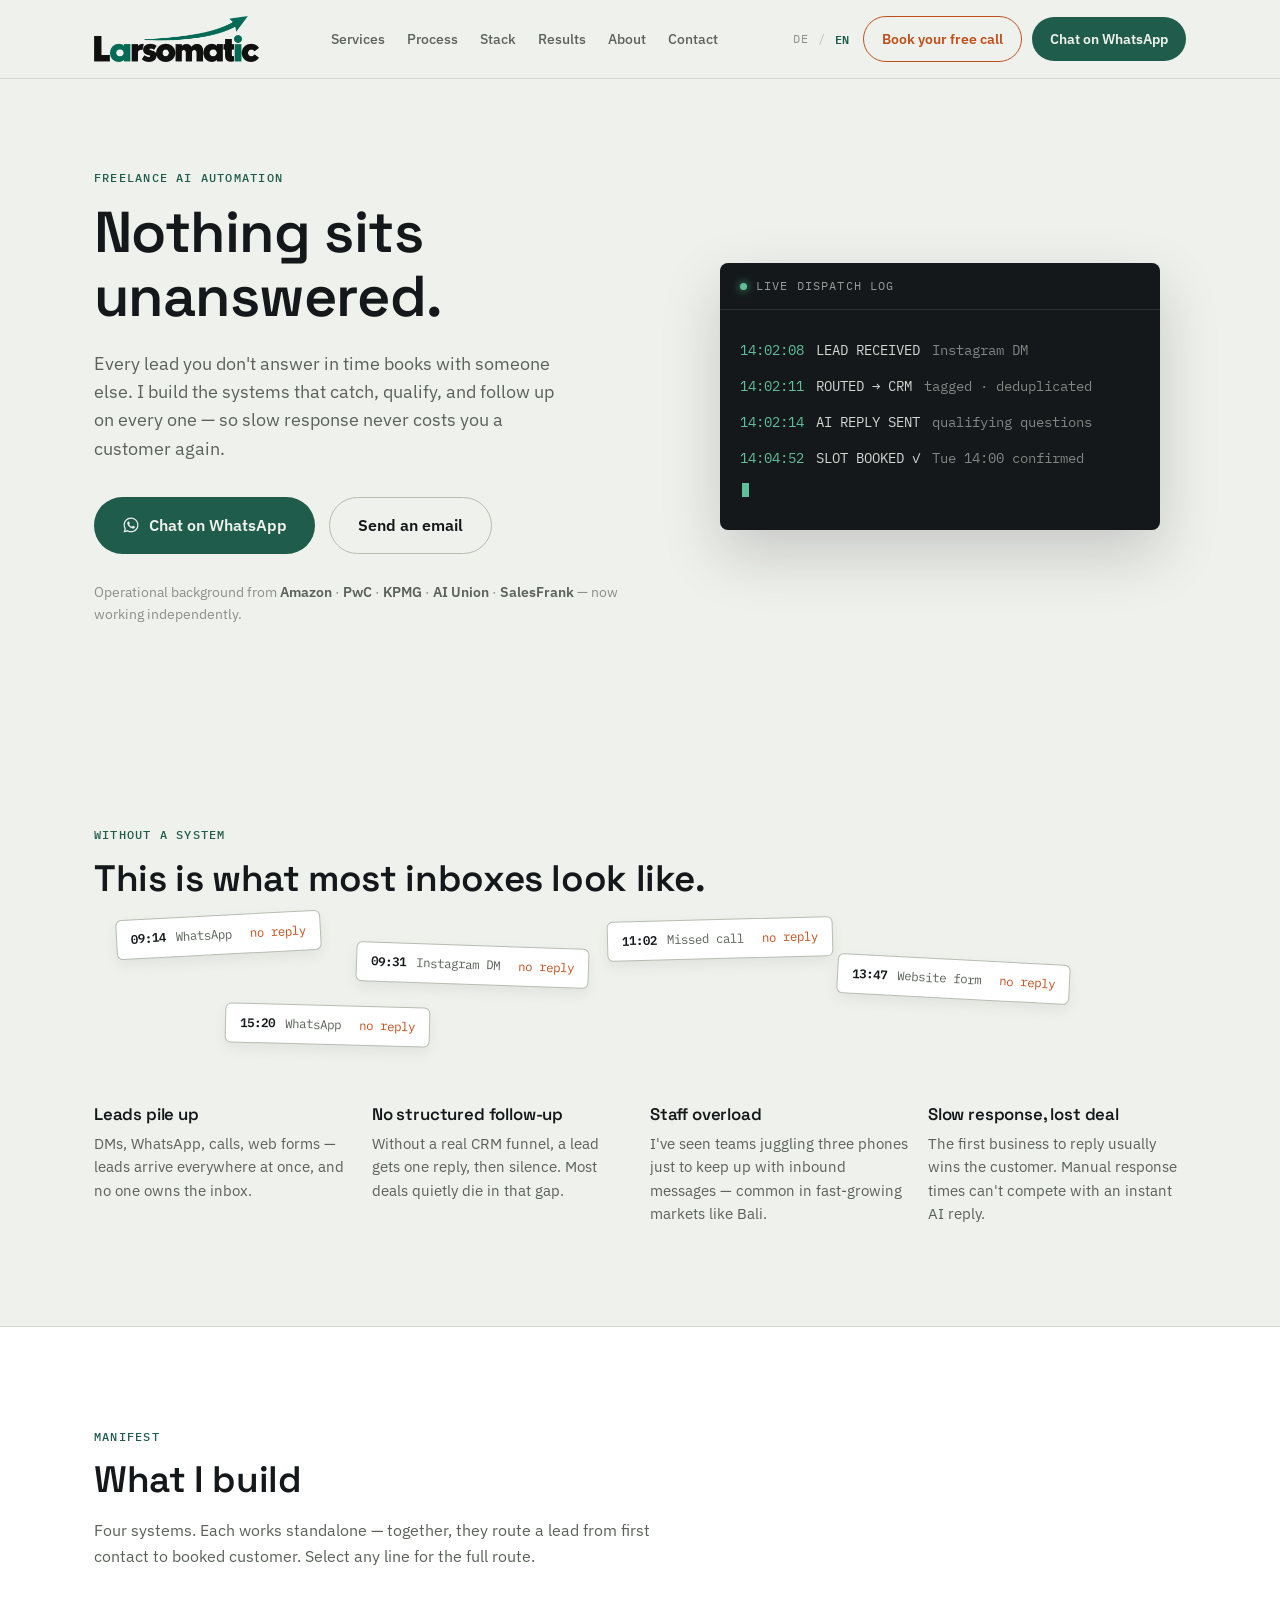
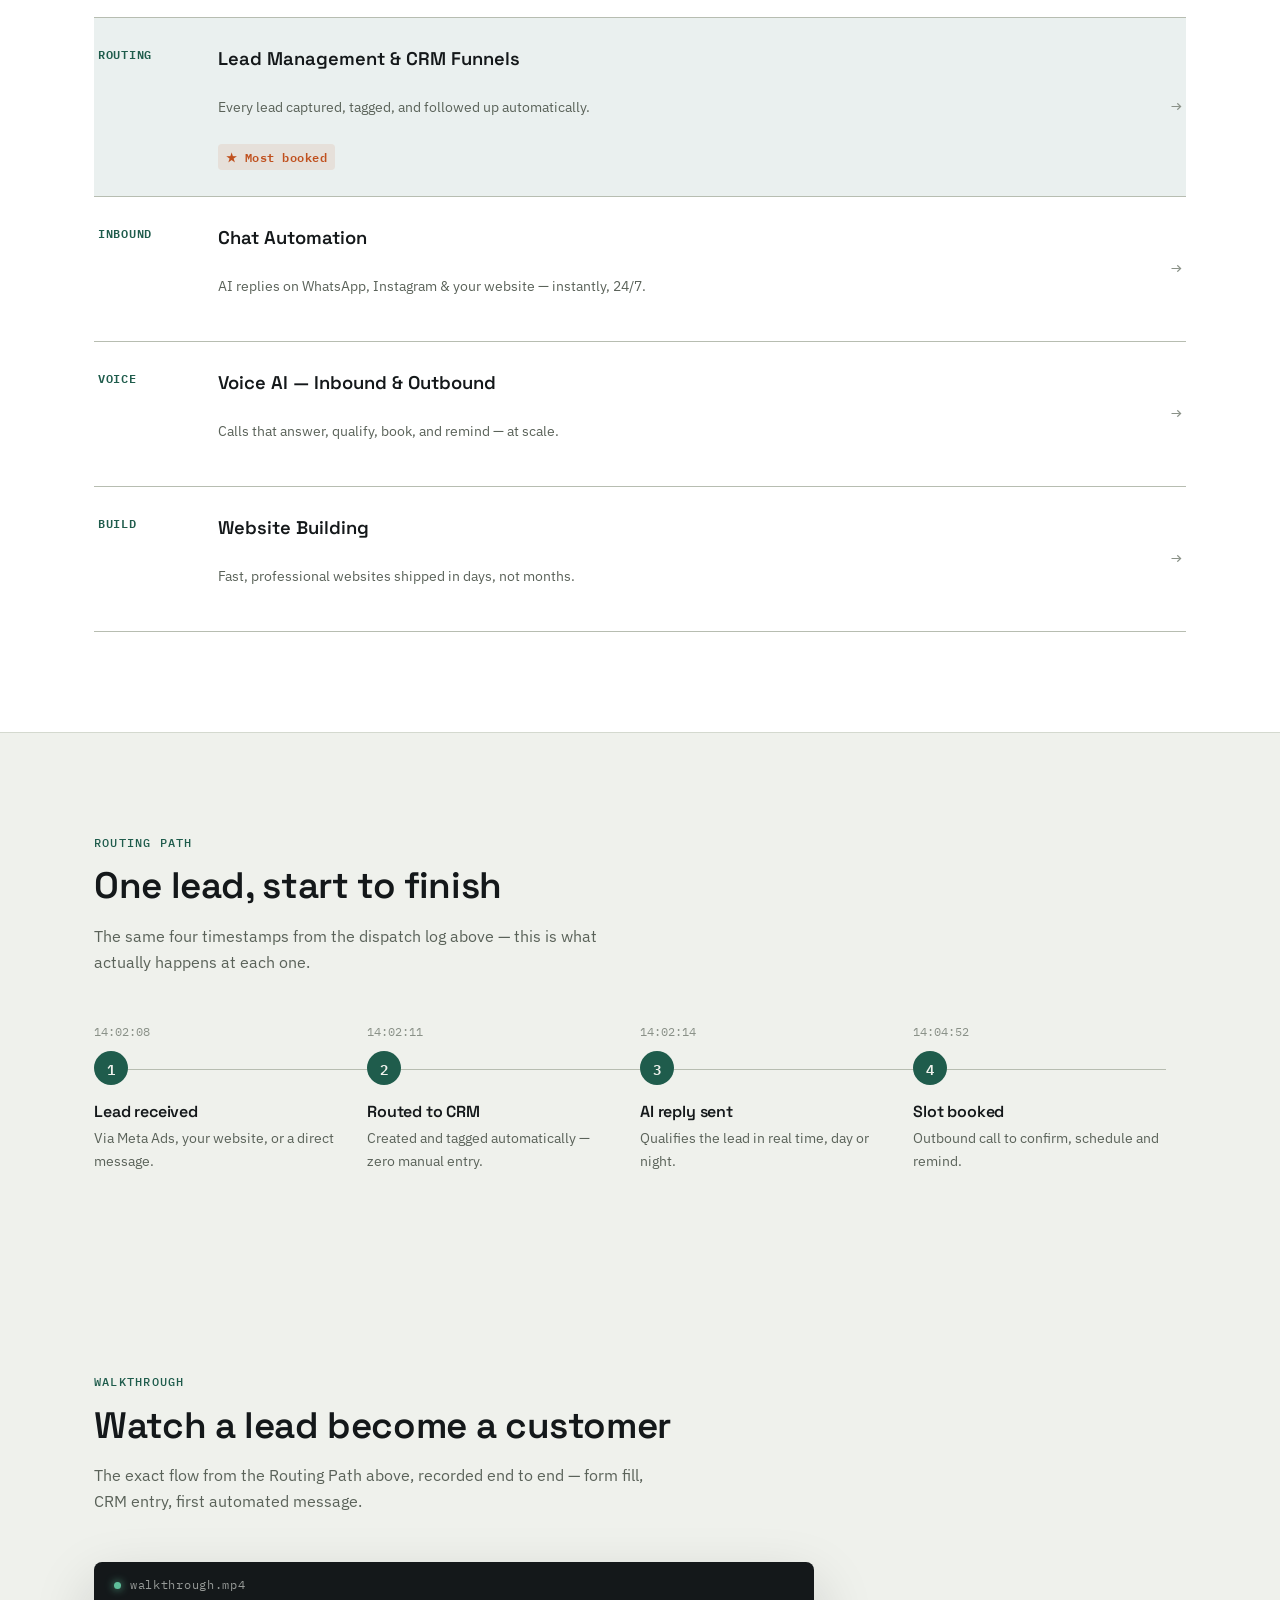
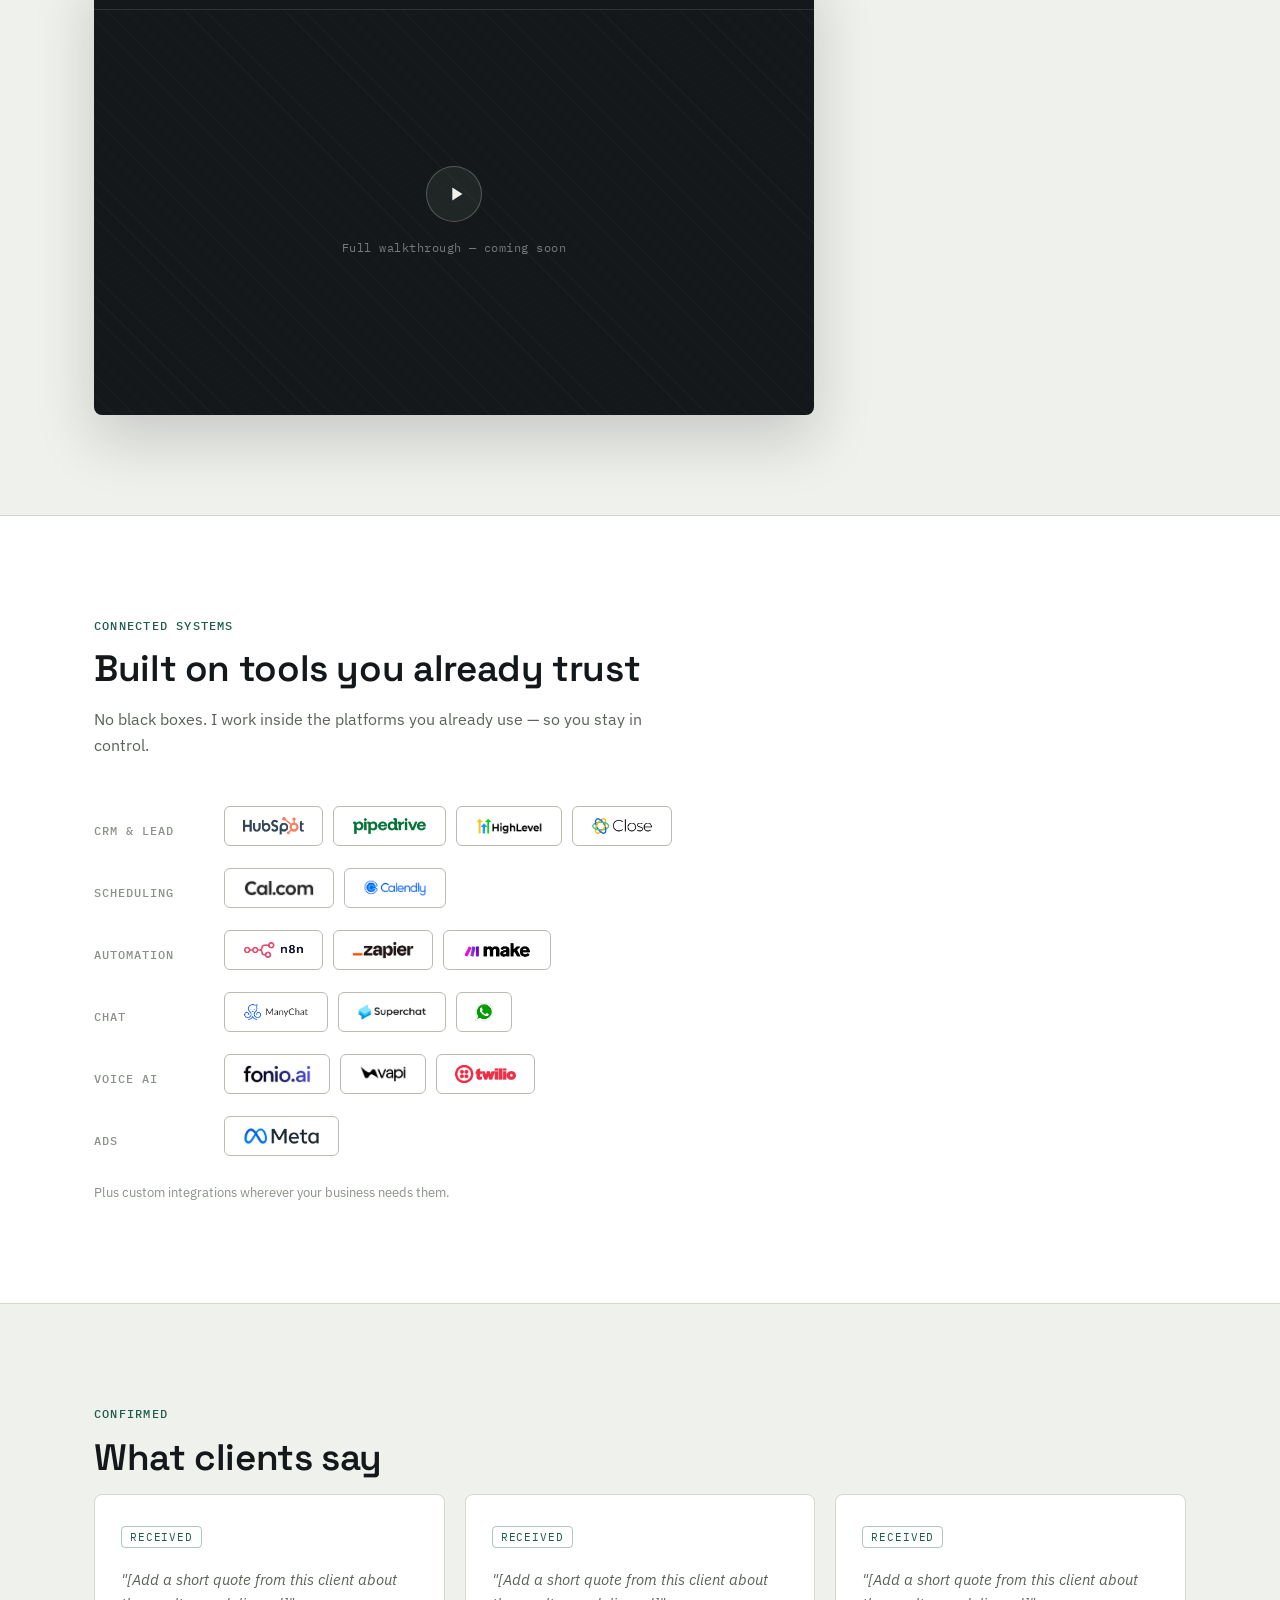
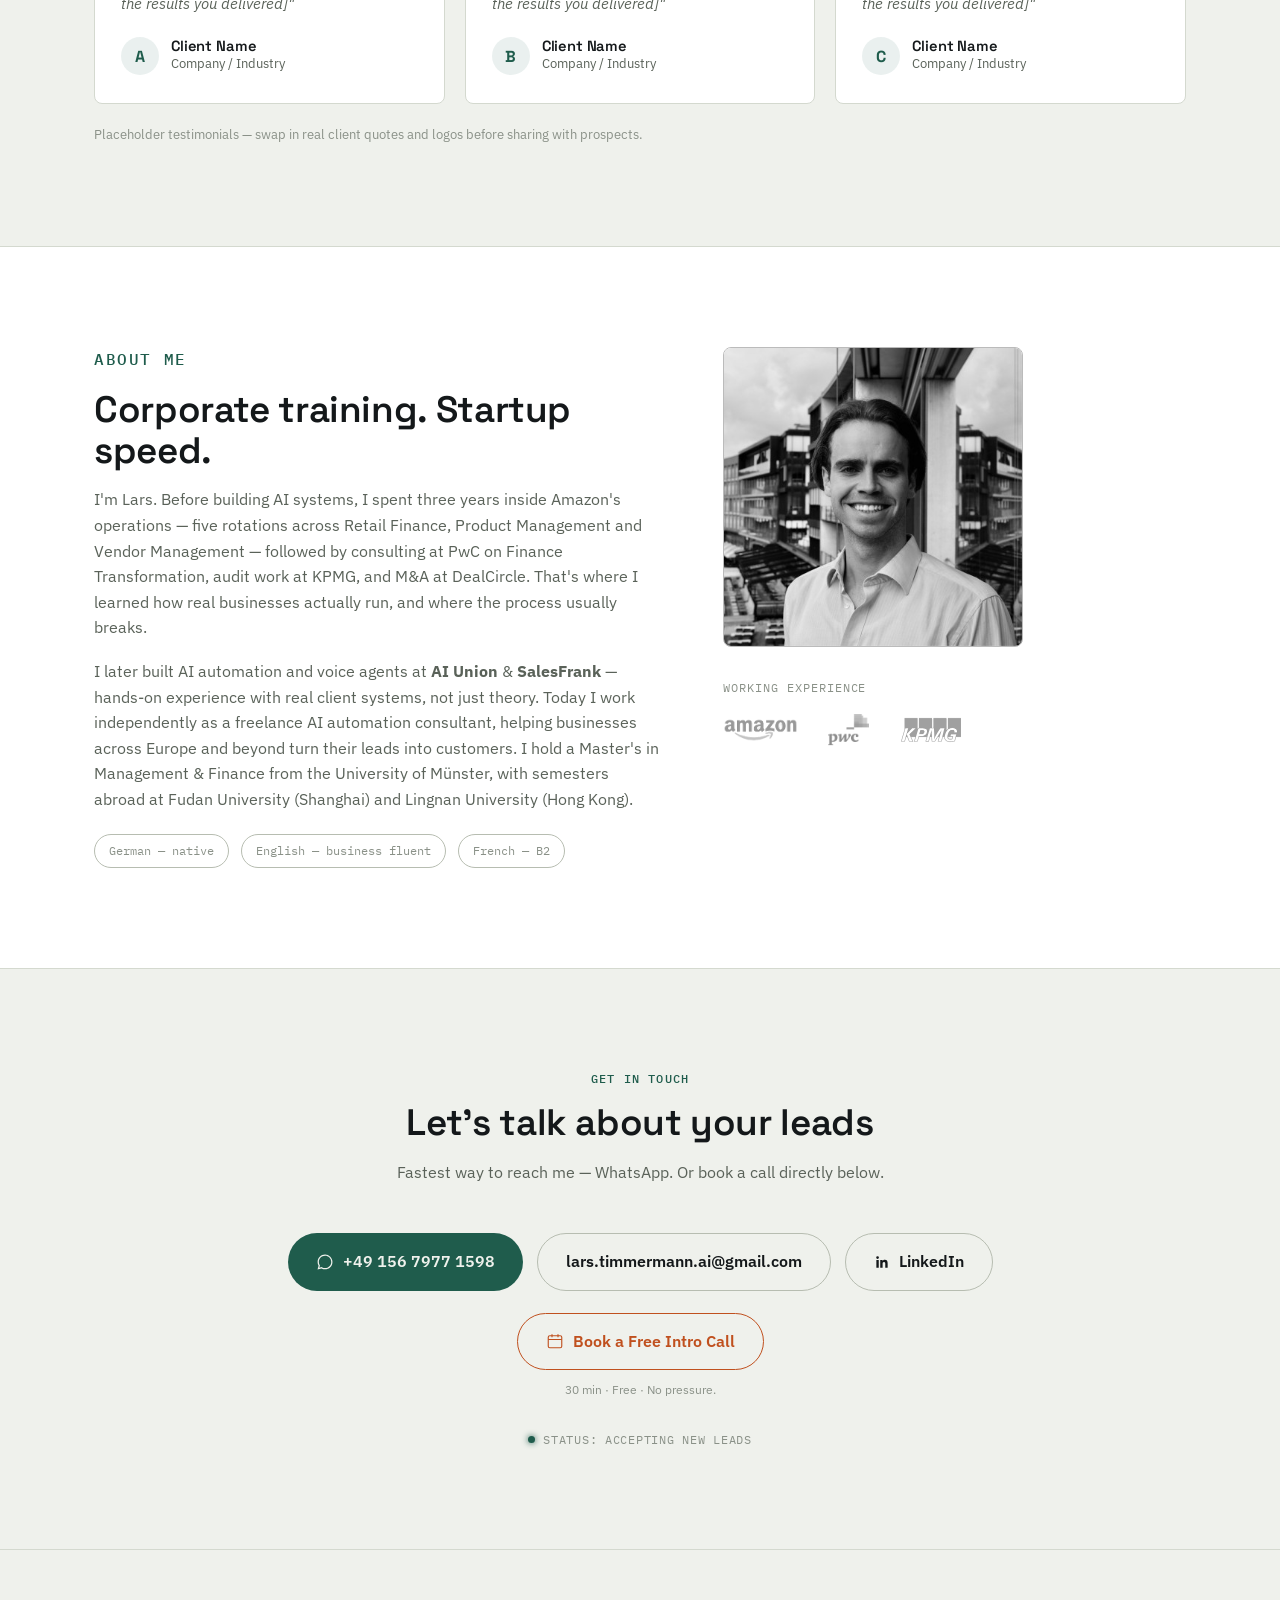
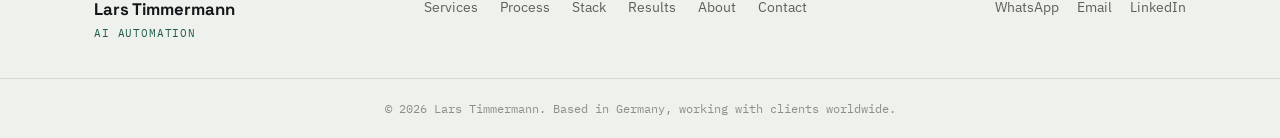
<file: en/index.html>
<!doctype html>
<html lang="en">
  <head>
    <meta charset="UTF-8" />
    <meta name="viewport" content="width=device-width, initial-scale=1.0" />
    <title>Lars Timmermann — Dispatch Log</title>
    <meta
      name="description"
      content="Every slow reply is a customer who books with someone else. I build the systems that catch, qualify, and follow up on every lead — so slow response never costs you a sale."
    />
    <link
      rel="icon"
      href="data:image/svg+xml,%3Csvg xmlns='http://www.w3.org/2000/svg' viewBox='0 0 100 100'%3E%3Crect width='100' height='100' rx='10' fill='%231F5C4C'/%3E%3Ctext x='50' y='68' font-family='monospace' font-weight='700' font-size='48' fill='%23EFF1EC' text-anchor='middle'%3ELT%3C/text%3E%3C/svg%3E"
    />
    <link rel="preconnect" href="https://fonts.googleapis.com" />
    <link rel="preconnect" href="https://fonts.gstatic.com" crossorigin />
    <link
      href="https://fonts.googleapis.com/css2?family=Space+Grotesk:wght@500;600;700&family=IBM+Plex+Sans:wght@400;500;600&family=IBM+Plex+Mono:wght@400;500;600&display=swap"
      rel="stylesheet"
    />
    <link rel="stylesheet" href="../styles.css?v=2" />
    <link rel="alternate" hreflang="de" href="https://larsomatic.org/de/" />
    <link rel="alternate" hreflang="en" href="https://larsomatic.org/en/" />
    <link rel="alternate" hreflang="x-default" href="https://larsomatic.org/" />
  </head>
  <body>
    <header class="nav" id="nav">
      <div class="nav-inner">
        <a href="#top" class="nav-brand">
          <img
            src="../assets/larsomatic-logo.png?v=2"
            alt="Larsomatic"
            class="nav-logo"
            width="640"
            height="178"
          />
        </a>
        <nav class="nav-links" aria-label="Main navigation">
          <a href="#services">Services</a>
          <a href="#process">Process</a>
          <a href="#stack">Stack</a>
          <a href="#testimonials">Results</a>
          <a href="#about">About</a>
          <a href="#contact">Contact</a>
        </nav>
        <div class="nav-cta-group">
          <div class="lang-switch" role="group" aria-label="Language"><a href="/de/" hreflang="de" lang="de" title="Deutsch">DE</a><span aria-hidden="true">/</span><a href="/en/" hreflang="en" lang="en" class="active" title="English">EN</a></div>
          
          
          
          
          <a
            href="https://cal.com/lars-timmermann-lt00/free-intro-call"
            target="_blank"
            rel="noopener"
            class="btn btn-calendly nav-cta"
            >Book your free call</a
          >
          <a
            href="https://wa.me/4915679771598"
            target="_blank"
            rel="noopener"
            class="btn btn-primary nav-cta"
            >Chat on WhatsApp</a
          >
        </div>
        <button
          class="nav-toggle"
          id="navToggle"
          aria-label="Toggle menu"
          aria-expanded="false"
        >
          <span></span><span></span><span></span>
        </button>
      </div>
      <div class="nav-mobile" id="navMobile">
        <div class="lang-switch" role="group" aria-label="Language"><a href="/de/" hreflang="de" lang="de" title="Deutsch">DE</a><span aria-hidden="true">/</span><a href="/en/" hreflang="en" lang="en" class="active" title="English">EN</a></div>
        
        
        
        
        <a href="#services">Services</a>
        <a href="#process">Process</a>
        <a href="#stack">Stack</a>
        <a href="#testimonials">Results</a>
        <a href="#about">About</a>
        <a href="#contact">Contact</a>
        <a
          href="https://cal.com/lars-timmermann-lt00/free-intro-call"
          target="_blank"
          rel="noopener"
          class="btn btn-calendly"
          >Book your free call</a
        >
        <a
          href="https://wa.me/4915679771598"
          target="_blank"
          rel="noopener"
          class="btn btn-primary"
          >Chat on WhatsApp</a
        >
      </div>
    </header>

    <main id="top">
      <!-- HERO -->
      <section class="hero">
        <div class="container hero-grid">
          <div class="hero-copy">
            <p class="eyebrow">Freelance AI Automation</p>
            <h1>Nothing sits<br />unanswered.</h1>
            <p class="hero-sub">
              Every lead you don't answer in time books with someone else. I
              build the systems that catch, qualify, and follow up on every one
              — so slow response never costs you a customer again.
            </p>
            <div class="hero-actions">
              <a
                href="https://wa.me/4915679771598"
                target="_blank"
                rel="noopener"
                class="btn btn-primary btn-lg"
              >
                <svg
                  viewBox="0 0 24 24"
                  width="18"
                  height="18"
                  fill="currentColor"
                  aria-hidden="true"
                >
                  <path
                    d="M12.04 2C6.58 2 2.13 6.45 2.13 11.91c0 1.75.46 3.45 1.32 4.95L2.05 22l5.25-1.38a9.86 9.86 0 0 0 4.74 1.21h.004c5.46 0 9.9-4.45 9.9-9.91 0-2.65-1.03-5.14-2.9-7.01A9.82 9.82 0 0 0 12.04 2zm0 18.13h-.003a8.2 8.2 0 0 1-4.19-1.15l-.3-.18-3.11.82.83-3.04-.2-.31a8.22 8.22 0 0 1-1.26-4.36c0-4.54 3.7-8.24 8.25-8.24 2.2 0 4.27.86 5.83 2.42a8.18 8.18 0 0 1 2.41 5.83c0 4.55-3.7 8.21-8.25 8.21zm4.52-6.17c-.25-.12-1.47-.72-1.7-.81-.23-.08-.39-.12-.56.13-.17.25-.64.81-.78.97-.14.17-.29.19-.54.06-.25-.12-1.04-.38-1.99-1.22-.73-.66-1.23-1.46-1.37-1.71-.14-.25-.02-.38.11-.51.11-.11.25-.29.37-.43.12-.14.16-.25.25-.41.08-.17.04-.31-.02-.44-.06-.12-.56-1.34-.76-1.84-.2-.48-.4-.42-.56-.42-.14-.01-.31-.01-.48-.01a.92.92 0 0 0-.67.31c-.23.25-.87.85-.87 2.08 0 1.23.9 2.42 1.02 2.58.12.17 1.76 2.69 4.27 3.77.6.26 1.06.41 1.43.53.6.19 1.14.16 1.57.1.48-.07 1.47-.6 1.68-1.18.21-.58.21-1.07.14-1.18-.06-.11-.23-.17-.48-.29z"
                  />
                </svg>
                Chat on WhatsApp
              </a>
              <a
                href="mailto:lars.timmermann.ai@gmail.com"
                class="btn btn-ghost btn-lg"
                >Send an email</a
              >
            </div>
            <p class="hero-trust">
              Operational background from <strong>Amazon</strong> ·
              <strong>PwC</strong> · <strong>KPMG</strong> ·
              <strong>AI Union</strong> · <strong>SalesFrank</strong> — now
              working independently.
            </p>
          </div>

          <div class="hero-board-wrap">
            <div class="board">
              <div class="board-head">
                <span class="board-dot"></span>
                <span>LIVE DISPATCH LOG</span>
              </div>
              <div class="board-body" id="dispatchBoard">
                <!-- lines injected by script.js -->
              </div>
            </div>
          </div>
        </div>
      </section>

      <!-- PROBLEM -->
      <section class="section" id="problem">
        <div class="container">
          <p class="eyebrow">Without a system</p>
          <h2 class="section-title">This is what most inboxes look like.</h2>

          <div class="tickets">
            <div class="ticket ticket-1">
              <span class="ticket-time">09:14</span> WhatsApp
              <span class="ticket-status">no reply</span>
            </div>
            <div class="ticket ticket-2">
              <span class="ticket-time">09:31</span> Instagram DM
              <span class="ticket-status">no reply</span>
            </div>
            <div class="ticket ticket-3">
              <span class="ticket-time">11:02</span> Missed call
              <span class="ticket-status">no reply</span>
            </div>
            <div class="ticket ticket-4">
              <span class="ticket-time">13:47</span> Website form
              <span class="ticket-status">no reply</span>
            </div>
            <div class="ticket ticket-5">
              <span class="ticket-time">15:20</span> WhatsApp
              <span class="ticket-status">no reply</span>
            </div>
          </div>

          <div class="grid grid-4 problem-grid">
            <div class="problem-item">
              <h3>Leads pile up</h3>
              <p>
                DMs, WhatsApp, calls, web forms — leads arrive everywhere at
                once, and no one owns the inbox.
              </p>
            </div>
            <div class="problem-item">
              <h3>No structured follow-up</h3>
              <p>
                Without a real CRM funnel, a lead gets one reply, then silence.
                Most deals quietly die in that gap.
              </p>
            </div>
            <div class="problem-item">
              <h3>Staff overload</h3>
              <p>
                I've seen teams juggling three phones just to keep up with
                inbound messages — common in fast-growing markets like Bali.
              </p>
            </div>
            <div class="problem-item">
              <h3>Slow response, lost deal</h3>
              <p>
                The first business to reply usually wins the customer. Manual
                response times can't compete with an instant AI reply.
              </p>
            </div>
          </div>
        </div>
      </section>

      <!-- SERVICES / MANIFEST -->
      <section class="section section-raised" id="services">
        <div class="container">
          <p class="eyebrow">Manifest</p>
          <h2 class="section-title">What I build</h2>
          <p class="section-sub">
            Four systems. Each works standalone — together, they route a lead
            from first contact to booked customer. Select any line for the full
            route.
          </p>

          <div class="manifest">
            <button
              type="button"
              class="manifest-row manifest-row-flagged"
              data-modal="modal-lead"
            >
              <span class="manifest-code">ROUTING</span>
              <span class="manifest-title"
                >Lead Management &amp; CRM Funnels</span
              >
              <span class="manifest-desc"
                >Every lead captured, tagged, and followed up
                automatically.</span
              >
              <span class="manifest-flag">★ Most booked</span>
              <span class="manifest-arrow">→</span>
            </button>
            <button type="button" class="manifest-row" data-modal="modal-chat">
              <span class="manifest-code">INBOUND</span>
              <span class="manifest-title">Chat Automation</span>
              <span class="manifest-desc"
                >AI replies on WhatsApp, Instagram &amp; your website —
                instantly, 24/7.</span
              >
              <span class="manifest-arrow">→</span>
            </button>
            <button type="button" class="manifest-row" data-modal="modal-voice">
              <span class="manifest-code">VOICE</span>
              <span class="manifest-title"
                >Voice AI — Inbound &amp; Outbound</span
              >
              <span class="manifest-desc"
                >Calls that answer, qualify, book, and remind — at scale.</span
              >
              <span class="manifest-arrow">→</span>
            </button>
            <button
              type="button"
              class="manifest-row"
              data-modal="modal-website"
            >
              <span class="manifest-code">BUILD</span>
              <span class="manifest-title">Website Building</span>
              <span class="manifest-desc"
                >Fast, professional websites shipped in days, not months.</span
              >
              <span class="manifest-arrow">→</span>
            </button>
          </div>
        </div>
      </section>

      <!-- PROCESS / ROUTING PATH -->
      <section class="section" id="process">
        <div class="container">
          <p class="eyebrow">Routing path</p>
          <h2 class="section-title">One lead, start to finish</h2>
          <p class="section-sub">
            The same four timestamps from the dispatch log above — this is what
            actually happens at each one.
          </p>

          <div class="path" id="routingPath">
            <div class="path-packet" aria-hidden="true"></div>
            <div class="path-stop">
              <div class="path-time">14:02:08</div>
              <div class="path-num">1</div>
              <h3>Lead received</h3>
              <p>Via Meta Ads, your website, or a direct message.</p>
            </div>
            <div class="path-stop">
              <div class="path-time">14:02:11</div>
              <div class="path-num">2</div>
              <h3>Routed to CRM</h3>
              <p>Created and tagged automatically — zero manual entry.</p>
            </div>
            <div class="path-stop">
              <div class="path-time">14:02:14</div>
              <div class="path-num">3</div>
              <h3>AI reply sent</h3>
              <p>Qualifies the lead in real time, day or night.</p>
            </div>
            <div class="path-stop">
              <div class="path-time">14:04:52</div>
              <div class="path-num">4</div>
              <h3>Slot booked</h3>
              <p>Outbound call to confirm, schedule and remind.</p>
            </div>
          </div>
        </div>
      </section>

      <!-- WALKTHROUGH -->
      <section class="section" id="walkthrough">
        <div class="container">
          <p class="eyebrow">Walkthrough</p>
          <h2 class="section-title">Watch a lead become a customer</h2>
          <p class="section-sub">
            The exact flow from the Routing Path above, recorded end to end —
            form fill, CRM entry, first automated message.
          </p>

          <div class="demo-frame">
            <div class="demo-frame-head">
              <span class="board-dot"></span>
              <span>walkthrough.mp4</span>
            </div>
            <div class="demo-frame-body">
              <button
                type="button"
                class="demo-play"
                aria-label="Play walkthrough video"
              >
                <svg
                  viewBox="0 0 24 24"
                  width="22"
                  height="22"
                  fill="currentColor"
                  aria-hidden="true"
                >
                  <path d="M8 5v14l11-7z" />
                </svg>
              </button>
              <p class="demo-placeholder-label">
                Full walkthrough — coming soon
              </p>
            </div>
          </div>
        </div>
      </section>

      <!-- STACK -->
      <section class="section section-raised" id="stack">
        <div class="container">
          <p class="eyebrow">Connected systems</p>
          <h2 class="section-title">Built on tools you already trust</h2>
          <p class="section-sub">
            No black boxes. I work inside the platforms you already use — so you
            stay in control.
          </p>

          <div class="stack-groups">
            <div class="stack-group">
              <p class="stack-group-label">CRM &amp; Lead</p>
              <div class="stack-grid">
                <span class="stamp stamp-logo"
                  ><img src="../assets/hubspot.png" alt="HubSpot"
                /></span>
                <span class="stamp stamp-logo"
                  ><img src="../assets/pipedrive.png" alt="Pipedrive"
                /></span>
                <span class="stamp stamp-logo"
                  ><img src="../assets/gohighlevel.png" alt="GoHighLevel"
                /></span>
                <span class="stamp stamp-logo"
                  ><img src="../assets/close-crm.png" alt="Close CRM"
                /></span>
              </div>
            </div>
            <div class="stack-group">
              <p class="stack-group-label">Scheduling</p>
              <div class="stack-grid">
                <span class="stamp stamp-logo"
                  ><img src="../assets/cal-com.png" alt="Cal.com"
                /></span>
                <span class="stamp stamp-logo"
                  ><img src="../assets/calendly.png" alt="Calendly"
                /></span>
              </div>
            </div>
            <div class="stack-group">
              <p class="stack-group-label">Automation</p>
              <div class="stack-grid">
                <span class="stamp stamp-logo"
                  ><img src="../assets/n8n.png" alt="n8n"
                /></span>
                <span class="stamp stamp-logo"
                  ><img src="../assets/zapier.png" alt="Zapier"
                /></span>
                <span class="stamp stamp-logo"
                  ><img src="../assets/make.png" alt="Make"
                /></span>
              </div>
            </div>
            <div class="stack-group">
              <p class="stack-group-label">Chat</p>
              <div class="stack-grid">
                <span class="stamp stamp-logo"
                  ><img src="../assets/manychat.png" alt="ManyChat"
                /></span>
                <span class="stamp stamp-logo"
                  ><img src="../assets/superchat.png" alt="Superchat"
                /></span>
                <span class="stamp stamp-logo"
                  ><img src="../assets/whatsapp.png" alt="WhatsApp"
                /></span>
              </div>
            </div>
            <div class="stack-group">
              <p class="stack-group-label">Voice AI</p>
              <div class="stack-grid">
                <span class="stamp stamp-logo"
                  ><img src="../assets/fonio.png" alt="Fonio"
                /></span>
                <span class="stamp stamp-logo"
                  ><img src="../assets/vapi.png" alt="VAPI"
                /></span>
                <span class="stamp stamp-logo"
                  ><img src="../assets/twilio.png" alt="Twilio"
                /></span>
              </div>
            </div>
            <div class="stack-group">
              <p class="stack-group-label">Ads</p>
              <div class="stack-grid">
                <span class="stamp stamp-logo"
                  ><img src="../assets/meta-ads.png" alt="Meta Ads"
                /></span>
              </div>
            </div>
          </div>
          <p class="fine-print">
            Plus custom integrations wherever your business needs them.
          </p>
        </div>
      </section>

      <!-- TESTIMONIALS / CONFIRMED -->
      <section class="section" id="testimonials">
        <div class="container">
          <p class="eyebrow">Confirmed</p>
          <h2 class="section-title">What clients say</h2>

          <div class="grid grid-3 transmission-grid">
            <div class="transmission">
              <div class="transmission-head">
                <span class="transmission-tag">RECEIVED</span>
              </div>
              <p class="transmission-quote">
                "[Add a short quote from this client about the results you
                delivered]"
              </p>
              <div class="transmission-author">
                <span class="transmission-logo">A</span>
                <div>
                  <h4>Client Name</h4>
                  <p>Company / Industry</p>
                </div>
              </div>
            </div>
            <div class="transmission">
              <div class="transmission-head">
                <span class="transmission-tag">RECEIVED</span>
              </div>
              <p class="transmission-quote">
                "[Add a short quote from this client about the results you
                delivered]"
              </p>
              <div class="transmission-author">
                <span class="transmission-logo">B</span>
                <div>
                  <h4>Client Name</h4>
                  <p>Company / Industry</p>
                </div>
              </div>
            </div>
            <div class="transmission">
              <div class="transmission-head">
                <span class="transmission-tag">RECEIVED</span>
              </div>
              <p class="transmission-quote">
                "[Add a short quote from this client about the results you
                delivered]"
              </p>
              <div class="transmission-author">
                <span class="transmission-logo">C</span>
                <div>
                  <h4>Client Name</h4>
                  <p>Company / Industry</p>
                </div>
              </div>
            </div>
          </div>
          <p class="fine-print">
            Placeholder testimonials — swap in real client quotes and logos
            before sharing with prospects.
          </p>
        </div>
      </section>

      <!-- ABOUT -->
      <section class="section section-raised" id="about">
        <div class="container about-grid">
          <div class="about-copy">
            <p class="eyebrow">About me</p>
            <h2 class="section-title">Corporate training. Startup speed.</h2>
            <p>
              I'm Lars. Before building AI systems, I spent three years inside
              Amazon's operations — five rotations across Retail Finance,
              Product Management and Vendor Management — followed by consulting
              at PwC on Finance Transformation, audit work at KPMG, and M&amp;A
              at DealCircle. That's where I learned how real businesses actually
              run, and where the process usually breaks.
            </p>
            <p>
              I later built AI automation and voice agents at
              <strong>AI Union</strong> &amp; <strong>SalesFrank</strong> —
              hands-on experience with real client systems, not just theory.
              Today I work independently as a freelance AI automation
              consultant, helping businesses across Europe and beyond turn their
              leads into customers. I hold a Master's in Management &amp;
              Finance from the University of Münster, with semesters abroad at
              Fudan University (Shanghai) and Lingnan University (Hong Kong).
            </p>
            <div class="about-langs">
              <span>German — native</span>
              <span>English — business fluent</span>
              <span>French — B2</span>
            </div>
          </div>
          <div class="about-visual">
            <div class="about-photo">
              <img
                src="../assets/lars.jpg"
                alt="Portrait of Lars Timmermann"
                width="400"
                height="400"
              />
            </div>
            <div class="about-logos">
              <p class="about-logos-label">Working experience</p>
              <div class="logo-row">
                <img src="../assets/amazon.png" alt="Amazon" class="logo-amazon" />
                <img src="../assets/pwc.png" alt="PwC" class="logo-pwc" />
                <img src="../assets/kpmg.png" alt="KPMG" class="logo-kpmg" />
              </div>
            </div>
          </div>
        </div>
      </section>

      <!-- CONTACT -->
      <section class="section contact-section" id="contact">
        <div class="container contact-inner">
          <p class="eyebrow">Get in touch</p>
          <h2 class="section-title">Let's talk about your leads</h2>
          <p class="section-sub">
            Fastest way to reach me — WhatsApp. Or book a call directly below.
          </p>
          <div class="contact-actions">
            <a
              href="https://wa.me/4915679771598"
              target="_blank"
              rel="noopener"
              class="btn btn-primary btn-lg"
            >
              <svg
                viewBox="0 0 24 24"
                width="18"
                height="18"
                fill="currentColor"
                aria-hidden="true"
              >
                <path
                  d="M12.04 2C6.58 2 2.13 6.45 2.13 11.91c0 1.75.46 3.45 1.32 4.95L2.05 22l5.25-1.38a9.86 9.86 0 0 0 4.74 1.21h.004c5.46 0 9.9-4.45 9.9-9.91 0-2.65-1.03-5.14-2.9-7.01A9.82 9.82 0 0 0 12.04 2zm0 18.13h-.003a8.2 8.2 0 0 1-4.19-1.15l-.3-.18-3.11.82.83-3.04-.2-.31a8.22 8.22 0 0 1-1.26-4.36c0-4.54 3.7-8.24 8.25-8.24 2.2 0 4.27.86 5.83 2.42a8.18 8.18 0 0 1 2.41 5.83c0 4.55-3.7 8.21-8.25 8.21z"
                />
              </svg>
              +49 156 7977 1598
            </a>
            <a
              href="mailto:lars.timmermann.ai@gmail.com"
              class="btn btn-ghost btn-lg"
              >lars.timmermann.ai@gmail.com</a
            >
            <a
              href="https://www.linkedin.com/in/lars-timmermann-428841194/"
              target="_blank"
              rel="noopener"
              class="btn btn-ghost btn-lg"
            >
              <svg
                viewBox="0 0 24 24"
                width="16"
                height="16"
                fill="currentColor"
                aria-hidden="true"
              >
                <path
                  d="M20.45 20.45h-3.55v-5.57c0-1.33-.02-3.04-1.85-3.04-1.86 0-2.14 1.45-2.14 2.94v5.67H9.35V9h3.41v1.56h.05c.48-.9 1.64-1.85 3.38-1.85 3.6 0 4.27 2.37 4.27 5.46v6.28zM5.34 7.43a2.06 2.06 0 1 1 0-4.12 2.06 2.06 0 0 1 0 4.12zM7.12 20.45H3.56V9h3.56v11.45z"
                />
              </svg>
              LinkedIn
            </a>
          </div>
          <div class="contact-calendly">
            <a
              href="https://cal.com/lars-timmermann-lt00/free-intro-call"
              class="btn btn-calendly btn-lg"
              target="_blank"
              rel="noopener"
            >
              <svg
                viewBox="0 0 24 24"
                width="18"
                height="18"
                fill="none"
                stroke="currentColor"
                stroke-width="1.5"
                aria-hidden="true"
              >
                <rect x="3" y="5" width="18" height="16" rx="2" />
                <path d="M3 10h18M8 3v4M16 3v4" />
              </svg>
              Book a Free Intro Call
            </a>
            <p class="contact-calendly-note">30 min · Free · No pressure.</p>
          </div>
          <p class="status-line">
            <span class="status-dot"></span> STATUS: ACCEPTING NEW LEADS
          </p>
        </div>
      </section>
    </main>

    <footer class="footer">
      <div class="container footer-inner">
        <div class="footer-brand">
          <span class="nav-brand-name">Lars Timmermann</span>
          <span class="nav-brand-tag">AI Automation</span>
        </div>
        <nav class="footer-links" aria-label="Footer navigation">
          <a href="#services">Services</a>
          <a href="#process">Process</a>
          <a href="#stack">Stack</a>
          <a href="#testimonials">Results</a>
          <a href="#about">About</a>
          <a href="#contact">Contact</a>
        </nav>
        <div class="footer-contact">
          <a href="https://wa.me/4915679771598" target="_blank" rel="noopener"
            >WhatsApp</a
          >
          <a href="mailto:lars.timmermann.ai@gmail.com">Email</a>
          <a
            href="https://www.linkedin.com/in/lars-timmermann-428841194/"
            target="_blank"
            rel="noopener"
            >LinkedIn</a
          >
        </div>
      </div>
      <div class="footer-bottom">
        <p>
          © <span id="year"></span> Lars Timmermann. Based in Germany, working
          with clients worldwide.
        </p>
      </div>
    </footer>

    <!-- PILLAR DETAIL MODALS -->
    <div class="modal-overlay" id="modal-lead" aria-hidden="true">
      <div
        class="modal-box"
        role="dialog"
        aria-modal="true"
        aria-labelledby="modal-lead-title"
      >
        <button type="button" class="modal-close" data-close aria-label="Close">
          ×
        </button>
        <span class="modal-eyebrow">Manifest · Routing</span>
        <h3 id="modal-lead-title">Lead Management &amp; CRM Funnels</h3>
        <p class="modal-intro">
          The system most clients need first. Every lead — no matter where it
          comes from — lands in one place, gets tracked, and gets followed up
          automatically until it either books or is clearly disqualified.
        </p>
        <div class="modal-flow">
          <div class="modal-flow-step">
            <span class="modal-flow-num">1</span>
            <div>
              <h4>Lead comes in</h4>
              <p>
                From ads, forms, DMs or calls — any channel you already use.
              </p>
            </div>
          </div>
          <div class="modal-flow-step">
            <span class="modal-flow-num">2</span>
            <div>
              <h4>Auto-captured in your CRM</h4>
              <p>Created, tagged and deduplicated — zero manual data entry.</p>
            </div>
          </div>
          <div class="modal-flow-step">
            <span class="modal-flow-num">3</span>
            <div>
              <h4>Nurture sequence kicks in</h4>
              <p>
                Automatic follow-ups keep the conversation alive until the lead
                responds.
              </p>
            </div>
          </div>
          <div class="modal-flow-step">
            <span class="modal-flow-num">4</span>
            <div>
              <h4>Hot leads flagged for you</h4>
              <p>
                You only spend time where a deal is actually ready to close.
              </p>
            </div>
          </div>
        </div>
      </div>
    </div>

    <div class="modal-overlay" id="modal-chat" aria-hidden="true">
      <div
        class="modal-box"
        role="dialog"
        aria-modal="true"
        aria-labelledby="modal-chat-title"
      >
        <button type="button" class="modal-close" data-close aria-label="Close">
          ×
        </button>
        <span class="modal-eyebrow">Manifest · Inbound</span>
        <h3 id="modal-chat-title">Chat Automation</h3>
        <p class="modal-intro">
          Instant, 24/7 replies on the channels your customers already message
          you on — without hiring someone to sit on the inbox.
        </p>
        <div class="modal-flow">
          <div class="modal-flow-step">
            <span class="modal-flow-num">1</span>
            <div>
              <h4>Message comes in</h4>
              <p>WhatsApp, Instagram DM, or your website chat widget.</p>
            </div>
          </div>
          <div class="modal-flow-step">
            <span class="modal-flow-num">2</span>
            <div>
              <h4>AI reads the intent</h4>
              <p>
                Question, complaint, or sales inquiry — classified in real time.
              </p>
            </div>
          </div>
          <div class="modal-flow-step">
            <span class="modal-flow-num">3</span>
            <div>
              <h4>Answers instantly</h4>
              <p>Using your FAQs and knowledge base, in your tone of voice.</p>
            </div>
          </div>
          <div class="modal-flow-step">
            <span class="modal-flow-num">4</span>
            <div>
              <h4>Qualified leads get handed off</h4>
              <p>Straight into your CRM or booked directly on your calendar.</p>
            </div>
          </div>
        </div>
      </div>
    </div>

    <div class="modal-overlay" id="modal-voice" aria-hidden="true">
      <div
        class="modal-box"
        role="dialog"
        aria-modal="true"
        aria-labelledby="modal-voice-title"
      >
        <button type="button" class="modal-close" data-close aria-label="Close">
          ×
        </button>
        <span class="modal-eyebrow">Manifest · Voice</span>
        <h3 id="modal-voice-title">Voice AI — Inbound &amp; Outbound</h3>
        <p class="modal-intro">
          A natural-sounding AI voice agent that answers calls or makes them —
          at a scale no call center can match.
        </p>
        <div class="modal-flow">
          <div class="modal-flow-step">
            <span class="modal-flow-num">1</span>
            <div>
              <h4>Inbound: call comes in</h4>
              <p>AI answers immediately, verifies identity or order details.</p>
            </div>
          </div>
          <div class="modal-flow-step">
            <span class="modal-flow-num">2</span>
            <div>
              <h4>Resolves or transfers</h4>
              <p>
                Handles routine questions live, escalates complex cases to you.
              </p>
            </div>
          </div>
          <div class="modal-flow-step">
            <span class="modal-flow-num">3</span>
            <div>
              <h4>Outbound: lead marked ready</h4>
              <p>AI calls to qualify, confirm interest, or book a slot.</p>
            </div>
          </div>
          <div class="modal-flow-step">
            <span class="modal-flow-num">4</span>
            <div>
              <h4>Confirmation &amp; reminders</h4>
              <p>Sent automatically so no-shows drop without extra work.</p>
            </div>
          </div>
        </div>
      </div>
    </div>

    <div class="modal-overlay" id="modal-website" aria-hidden="true">
      <div
        class="modal-box"
        role="dialog"
        aria-modal="true"
        aria-labelledby="modal-website-title"
      >
        <button type="button" class="modal-close" data-close aria-label="Close">
          ×
        </button>
        <span class="modal-eyebrow">Manifest · Build</span>
        <h3 id="modal-website-title">Website Building</h3>
        <p class="modal-intro">
          A fast, professional website — built with the same AI-accelerated
          workflow behind this page, shipped in days.
        </p>
        <div class="modal-flow">
          <div class="modal-flow-step">
            <span class="modal-flow-num">1</span>
            <div>
              <h4>Quick brief</h4>
              <p>Goals, services, brand direction — a short conversation.</p>
            </div>
          </div>
          <div class="modal-flow-step">
            <span class="modal-flow-num">2</span>
            <div>
              <h4>AI-accelerated build</h4>
              <p>
                Structure, copy and design come together in days, not months.
              </p>
            </div>
          </div>
          <div class="modal-flow-step">
            <span class="modal-flow-num">3</span>
            <div>
              <h4>Review &amp; refine</h4>
              <p>You review, I polish — fast turnaround on changes.</p>
            </div>
          </div>
          <div class="modal-flow-step">
            <span class="modal-flow-num">4</span>
            <div>
              <h4>Launch</h4>
              <p>Live, mobile-optimized, and ready for your QR code or ads.</p>
            </div>
          </div>
        </div>
      </div>
    </div>

    <script src="../script.js?v=2"></script>
  </body>
</html>
</file>
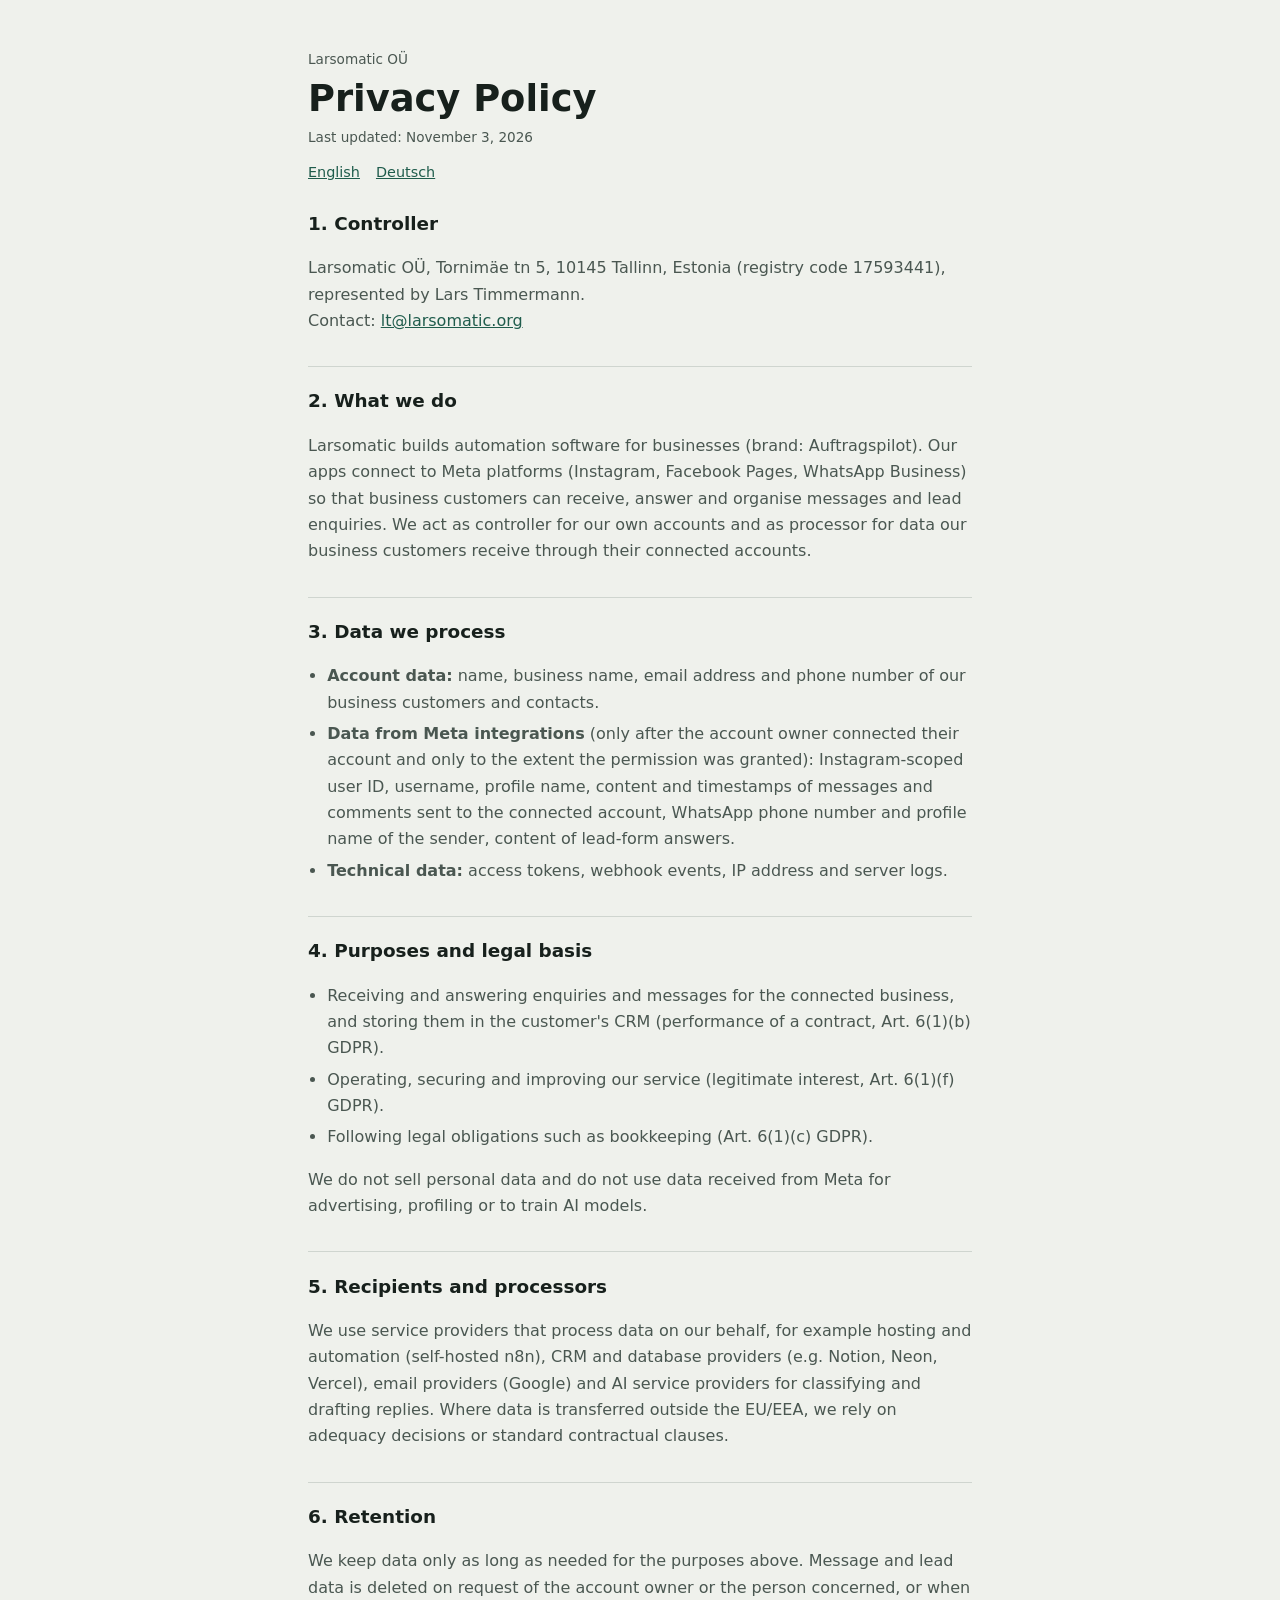
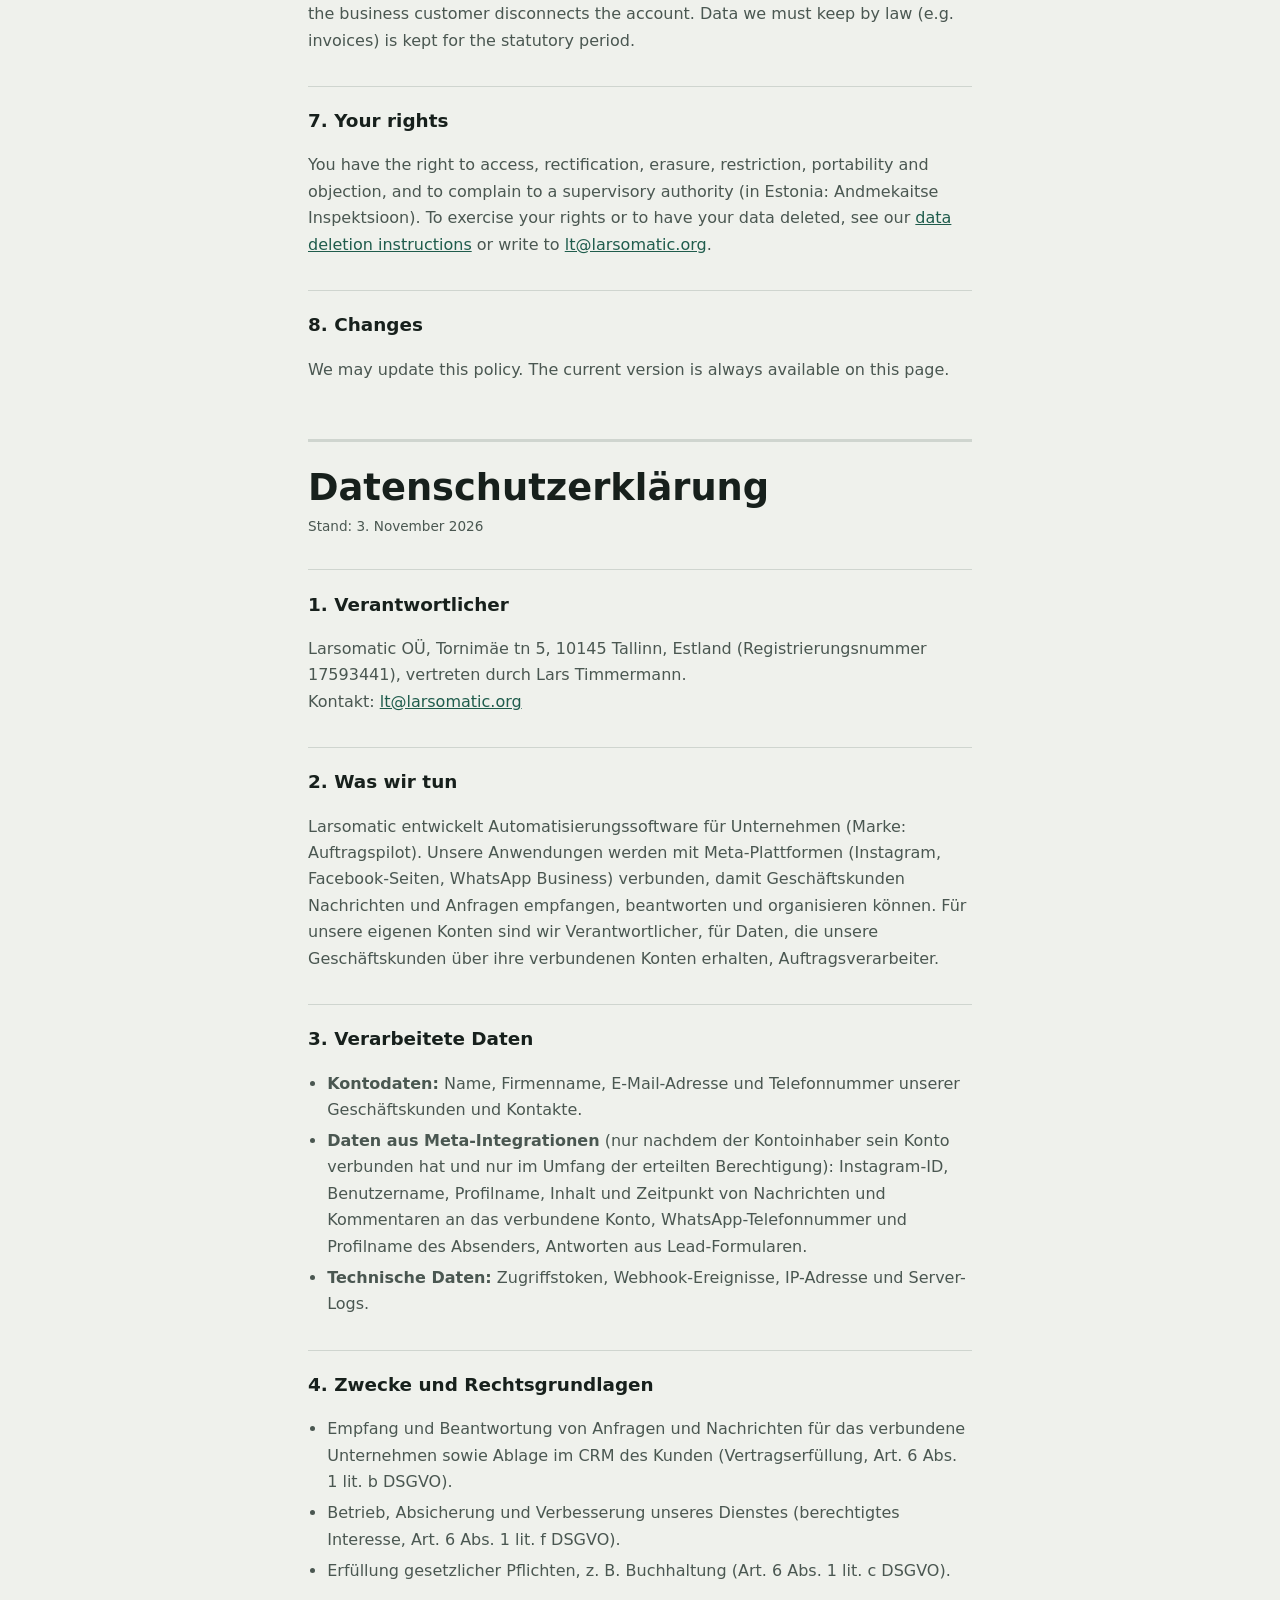
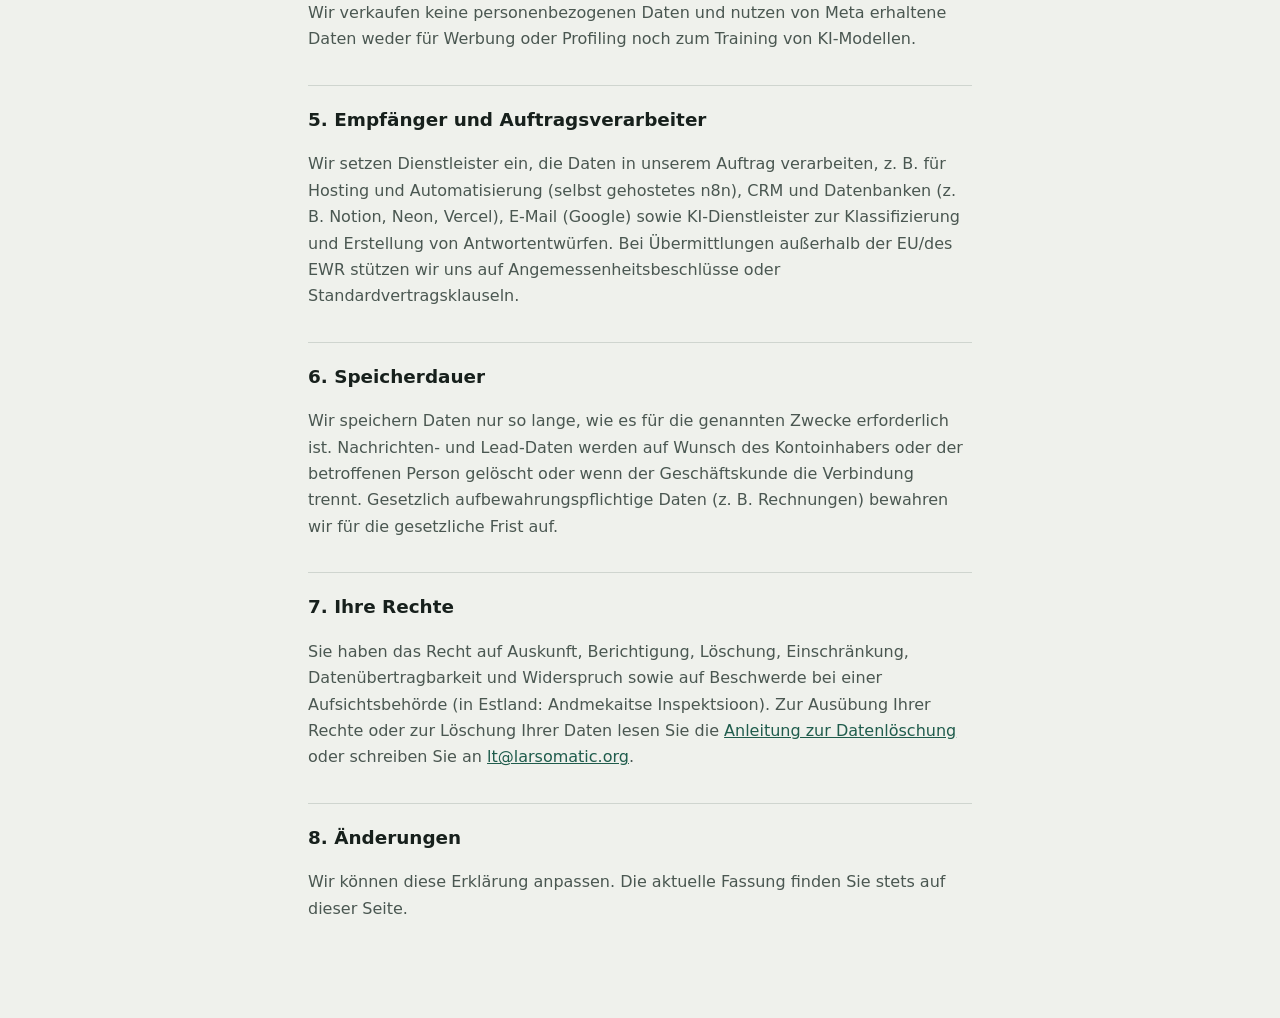
<file: privacy/index.html>
<!doctype html>
<html lang="en">
<head>
<meta charset="utf-8">
<meta name="viewport" content="width=device-width, initial-scale=1">
<title>Privacy Policy · Larsomatic</title>
<meta name="description" content="How Larsomatic OÜ processes personal data, including data received via Instagram, Messenger and WhatsApp integrations.">
<link rel="icon" href="data:image/svg+xml,%3Csvg xmlns='http://www.w3.org/2000/svg' viewBox='0 0 100 100'%3E%3Crect width='100' height='100' rx='10' fill='%231F5C4C'/%3E%3Ctext x='50' y='68' font-family='monospace' font-weight='700' font-size='42' fill='%23EFF1EC' text-anchor='middle'%3EL%3C/text%3E%3C/svg%3E">
<style>
:root{--bg:#eff1ec;--ink:#17201c;--soft:#4a5751;--accent:#1f5c4c;--hair:#cfd5cf}
@media (prefers-color-scheme:dark){:root{--bg:#0b1210;--ink:#eef1ea;--soft:#a3b2aa;--accent:#6fbf9f;--hair:#25322c}}
*{box-sizing:border-box}body{margin:0;background:var(--bg);color:var(--ink);font:16px/1.65 system-ui,-apple-system,"Segoe UI",sans-serif}
.wrap{max-width:44rem;margin:0 auto;padding:3rem 1.25rem 5rem}
a{color:var(--accent)}h1{font-size:clamp(1.7rem,1.3rem + 1.6vw,2.3rem);margin:.4rem 0 .3rem;line-height:1.2}
h2{font-size:1.15rem;margin:2rem 0 .4rem;padding-top:1.2rem;border-top:1px solid var(--hair)}
p,li{color:var(--soft)}ul{padding-left:1.2rem}li{margin:.3rem 0}.meta{font-size:.85rem;color:var(--soft)}
.lang{display:flex;gap:1rem;margin:.8rem 0 1.5rem;font-size:.9rem}hr.big{border:0;border-top:3px solid var(--hair);margin:3.5rem 0 0}
code{background:color-mix(in oklab,var(--ink) 8%,transparent);padding:.1em .35em;border-radius:4px}
</style>
</head>
<body><div class="wrap">
<div class="meta">Larsomatic OÜ</div>

<h1>Privacy Policy</h1>
<div class="meta">Last updated: November 3, 2026</div>
<div class="lang"><a href="#en">English</a><a href="#de">Deutsch</a></div>

<section id="en">
<h2 style="border:0;padding:0;margin-top:0">1. Controller</h2>
<p>Larsomatic OÜ, Tornimäe tn 5, 10145 Tallinn, Estonia (registry code 17593441), represented by Lars Timmermann.<br>Contact: <a href="mailto:lt@larsomatic.org">lt@larsomatic.org</a></p>

<h2>2. What we do</h2>
<p>Larsomatic builds automation software for businesses (brand: Auftragspilot). Our apps connect to Meta platforms (Instagram, Facebook Pages, WhatsApp Business) so that business customers can receive, answer and organise messages and lead enquiries. We act as controller for our own accounts and as processor for data our business customers receive through their connected accounts.</p>

<h2>3. Data we process</h2>
<ul>
<li><b>Account data:</b> name, business name, email address and phone number of our business customers and contacts.</li>
<li><b>Data from Meta integrations</b> (only after the account owner connected their account and only to the extent the permission was granted): Instagram-scoped user ID, username, profile name, content and timestamps of messages and comments sent to the connected account, WhatsApp phone number and profile name of the sender, content of lead-form answers.</li>
<li><b>Technical data:</b> access tokens, webhook events, IP address and server logs.</li>
</ul>

<h2>4. Purposes and legal basis</h2>
<ul>
<li>Receiving and answering enquiries and messages for the connected business, and storing them in the customer's CRM (performance of a contract, Art. 6(1)(b) GDPR).</li>
<li>Operating, securing and improving our service (legitimate interest, Art. 6(1)(f) GDPR).</li>
<li>Following legal obligations such as bookkeeping (Art. 6(1)(c) GDPR).</li>
</ul>
<p>We do not sell personal data and do not use data received from Meta for advertising, profiling or to train AI models.</p>

<h2>5. Recipients and processors</h2>
<p>We use service providers that process data on our behalf, for example hosting and automation (self-hosted n8n), CRM and database providers (e.g. Notion, Neon, Vercel), email providers (Google) and AI service providers for classifying and drafting replies. Where data is transferred outside the EU/EEA, we rely on adequacy decisions or standard contractual clauses.</p>

<h2>6. Retention</h2>
<p>We keep data only as long as needed for the purposes above. Message and lead data is deleted on request of the account owner or the person concerned, or when the business customer disconnects the account. Data we must keep by law (e.g. invoices) is kept for the statutory period.</p>

<h2>7. Your rights</h2>
<p>You have the right to access, rectification, erasure, restriction, portability and objection, and to complain to a supervisory authority (in Estonia: Andmekaitse Inspektsioon). To exercise your rights or to have your data deleted, see our <a href="/data-deletion/">data deletion instructions</a> or write to <a href="mailto:lt@larsomatic.org">lt@larsomatic.org</a>.</p>

<h2>8. Changes</h2>
<p>We may update this policy. The current version is always available on this page.</p>
</section>

<hr class="big">

<section id="de">
<h1 style="margin-top:1.5rem">Datenschutzerklärung</h1>
<div class="meta">Stand: 3. November 2026</div>

<h2>1. Verantwortlicher</h2>
<p>Larsomatic OÜ, Tornimäe tn 5, 10145 Tallinn, Estland (Registrierungsnummer 17593441), vertreten durch Lars Timmermann.<br>Kontakt: <a href="mailto:lt@larsomatic.org">lt@larsomatic.org</a></p>

<h2>2. Was wir tun</h2>
<p>Larsomatic entwickelt Automatisierungssoftware für Unternehmen (Marke: Auftragspilot). Unsere Anwendungen werden mit Meta-Plattformen (Instagram, Facebook-Seiten, WhatsApp Business) verbunden, damit Geschäftskunden Nachrichten und Anfragen empfangen, beantworten und organisieren können. Für unsere eigenen Konten sind wir Verantwortlicher, für Daten, die unsere Geschäftskunden über ihre verbundenen Konten erhalten, Auftragsverarbeiter.</p>

<h2>3. Verarbeitete Daten</h2>
<ul>
<li><b>Kontodaten:</b> Name, Firmenname, E-Mail-Adresse und Telefonnummer unserer Geschäftskunden und Kontakte.</li>
<li><b>Daten aus Meta-Integrationen</b> (nur nachdem der Kontoinhaber sein Konto verbunden hat und nur im Umfang der erteilten Berechtigung): Instagram-ID, Benutzername, Profilname, Inhalt und Zeitpunkt von Nachrichten und Kommentaren an das verbundene Konto, WhatsApp-Telefonnummer und Profilname des Absenders, Antworten aus Lead-Formularen.</li>
<li><b>Technische Daten:</b> Zugriffstoken, Webhook-Ereignisse, IP-Adresse und Server-Logs.</li>
</ul>

<h2>4. Zwecke und Rechtsgrundlagen</h2>
<ul>
<li>Empfang und Beantwortung von Anfragen und Nachrichten für das verbundene Unternehmen sowie Ablage im CRM des Kunden (Vertragserfüllung, Art. 6 Abs. 1 lit. b DSGVO).</li>
<li>Betrieb, Absicherung und Verbesserung unseres Dienstes (berechtigtes Interesse, Art. 6 Abs. 1 lit. f DSGVO).</li>
<li>Erfüllung gesetzlicher Pflichten, z. B. Buchhaltung (Art. 6 Abs. 1 lit. c DSGVO).</li>
</ul>
<p>Wir verkaufen keine personenbezogenen Daten und nutzen von Meta erhaltene Daten weder für Werbung oder Profiling noch zum Training von KI-Modellen.</p>

<h2>5. Empfänger und Auftragsverarbeiter</h2>
<p>Wir setzen Dienstleister ein, die Daten in unserem Auftrag verarbeiten, z. B. für Hosting und Automatisierung (selbst gehostetes n8n), CRM und Datenbanken (z. B. Notion, Neon, Vercel), E-Mail (Google) sowie KI-Dienstleister zur Klassifizierung und Erstellung von Antwortentwürfen. Bei Übermittlungen außerhalb der EU/des EWR stützen wir uns auf Angemessenheitsbeschlüsse oder Standardvertragsklauseln.</p>

<h2>6. Speicherdauer</h2>
<p>Wir speichern Daten nur so lange, wie es für die genannten Zwecke erforderlich ist. Nachrichten- und Lead-Daten werden auf Wunsch des Kontoinhabers oder der betroffenen Person gelöscht oder wenn der Geschäftskunde die Verbindung trennt. Gesetzlich aufbewahrungspflichtige Daten (z. B. Rechnungen) bewahren wir für die gesetzliche Frist auf.</p>

<h2>7. Ihre Rechte</h2>
<p>Sie haben das Recht auf Auskunft, Berichtigung, Löschung, Einschränkung, Datenübertragbarkeit und Widerspruch sowie auf Beschwerde bei einer Aufsichtsbehörde (in Estland: Andmekaitse Inspektsioon). Zur Ausübung Ihrer Rechte oder zur Löschung Ihrer Daten lesen Sie die <a href="/data-deletion/">Anleitung zur Datenlöschung</a> oder schreiben Sie an <a href="mailto:lt@larsomatic.org">lt@larsomatic.org</a>.</p>

<h2>8. Änderungen</h2>
<p>Wir können diese Erklärung anpassen. Die aktuelle Fassung finden Sie stets auf dieser Seite.</p>
</section>
</div></body></html>
</file>
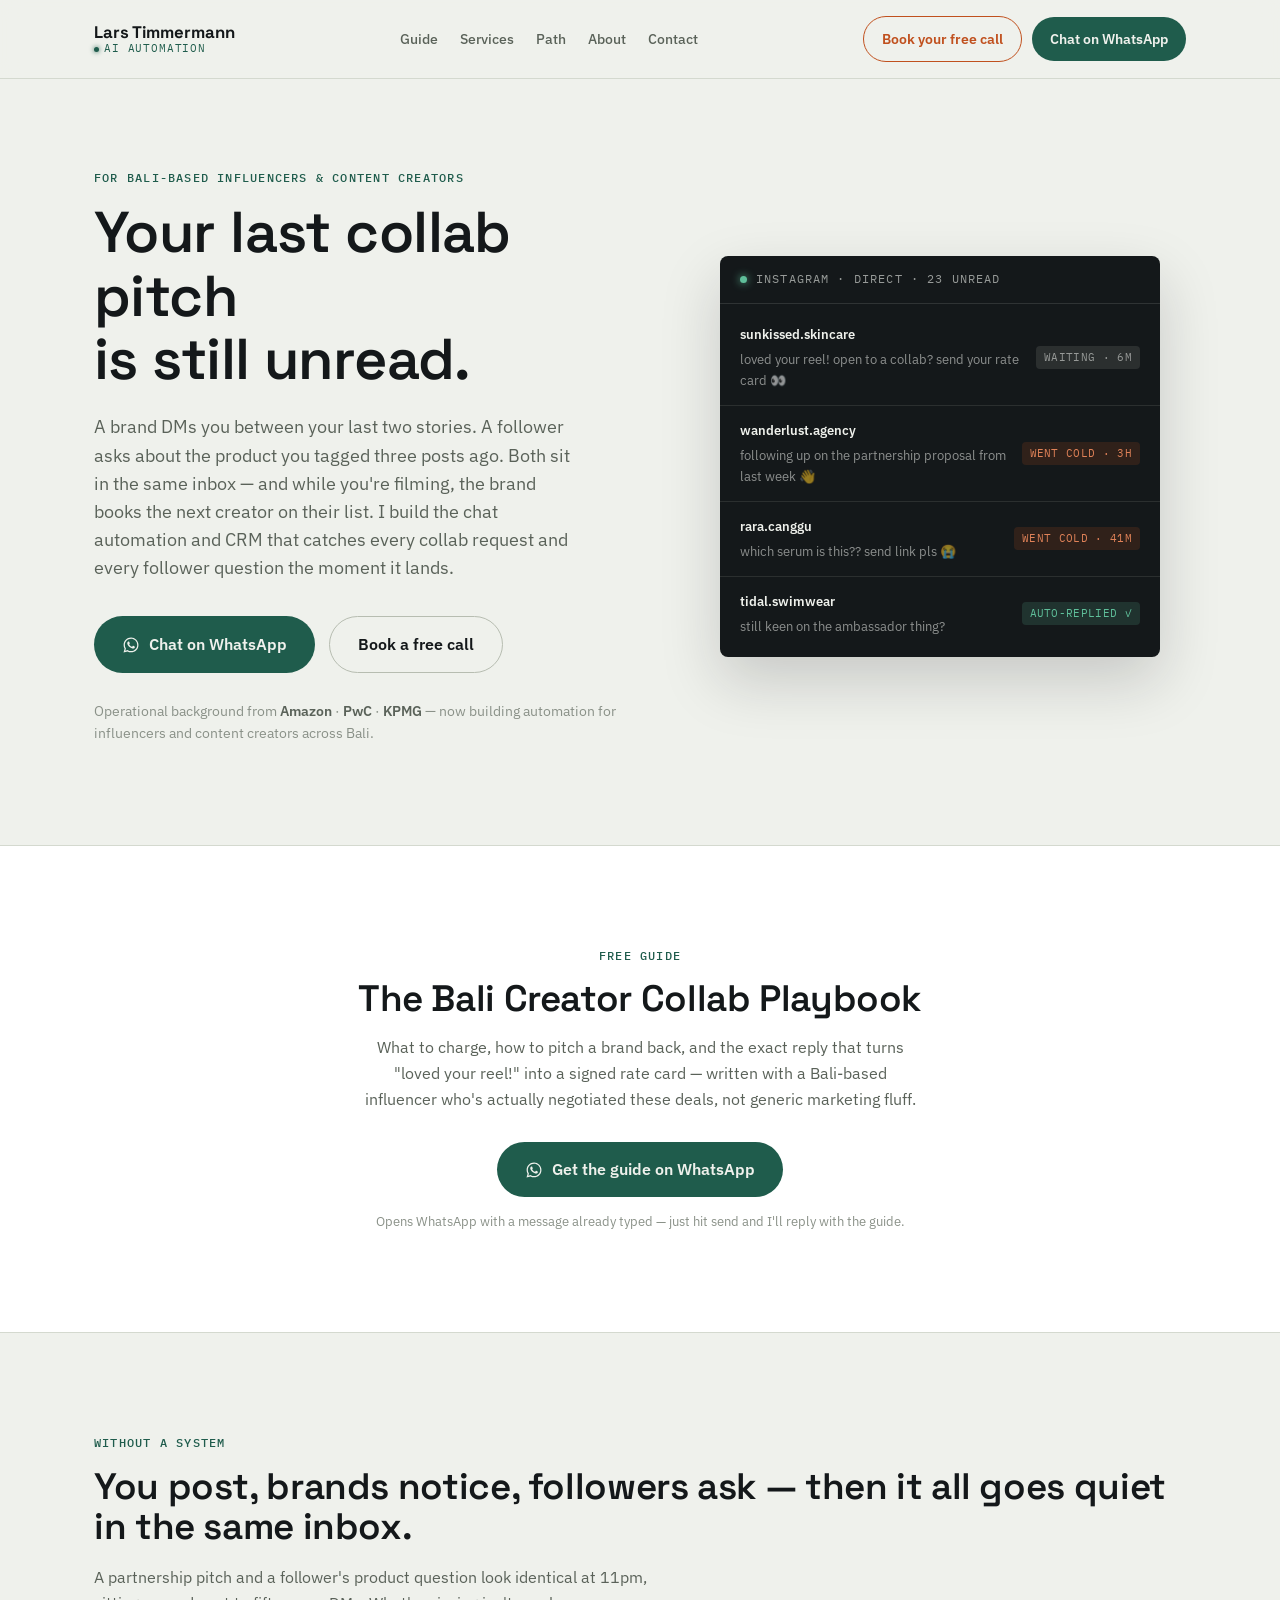
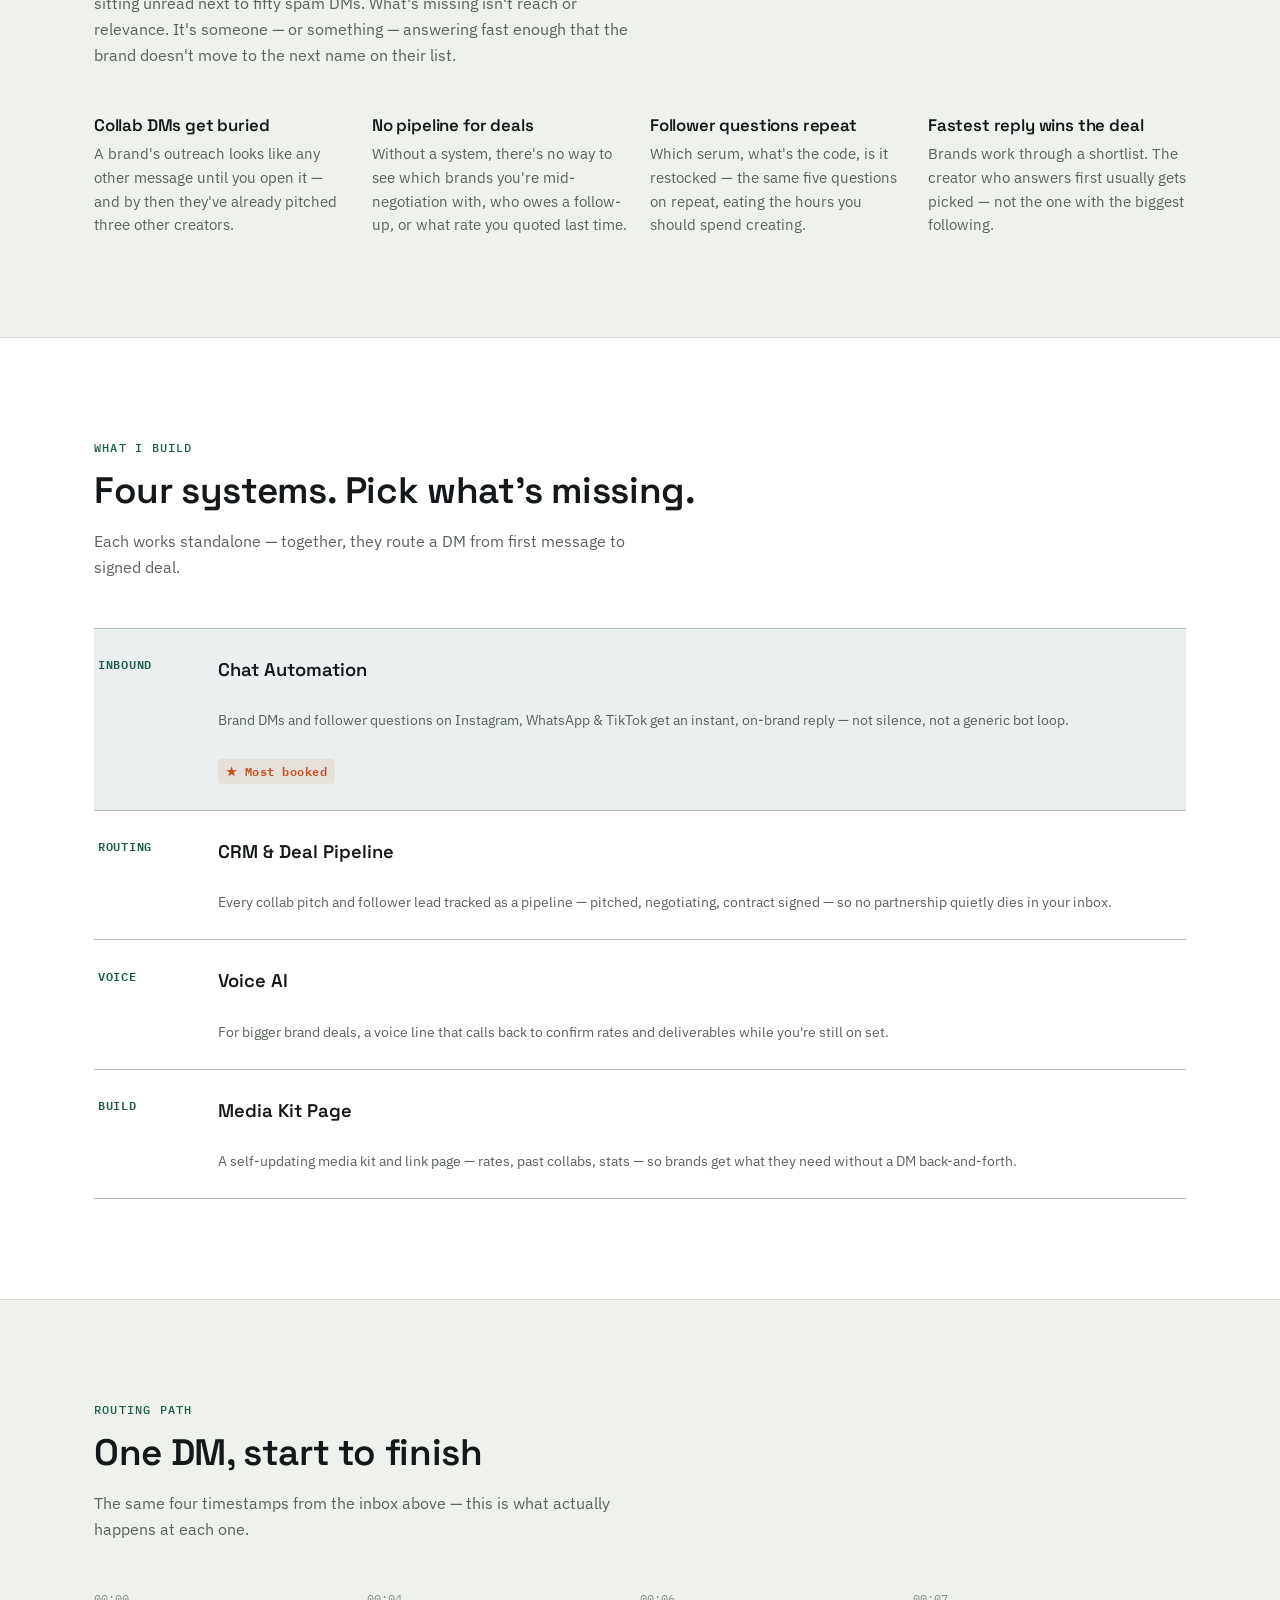
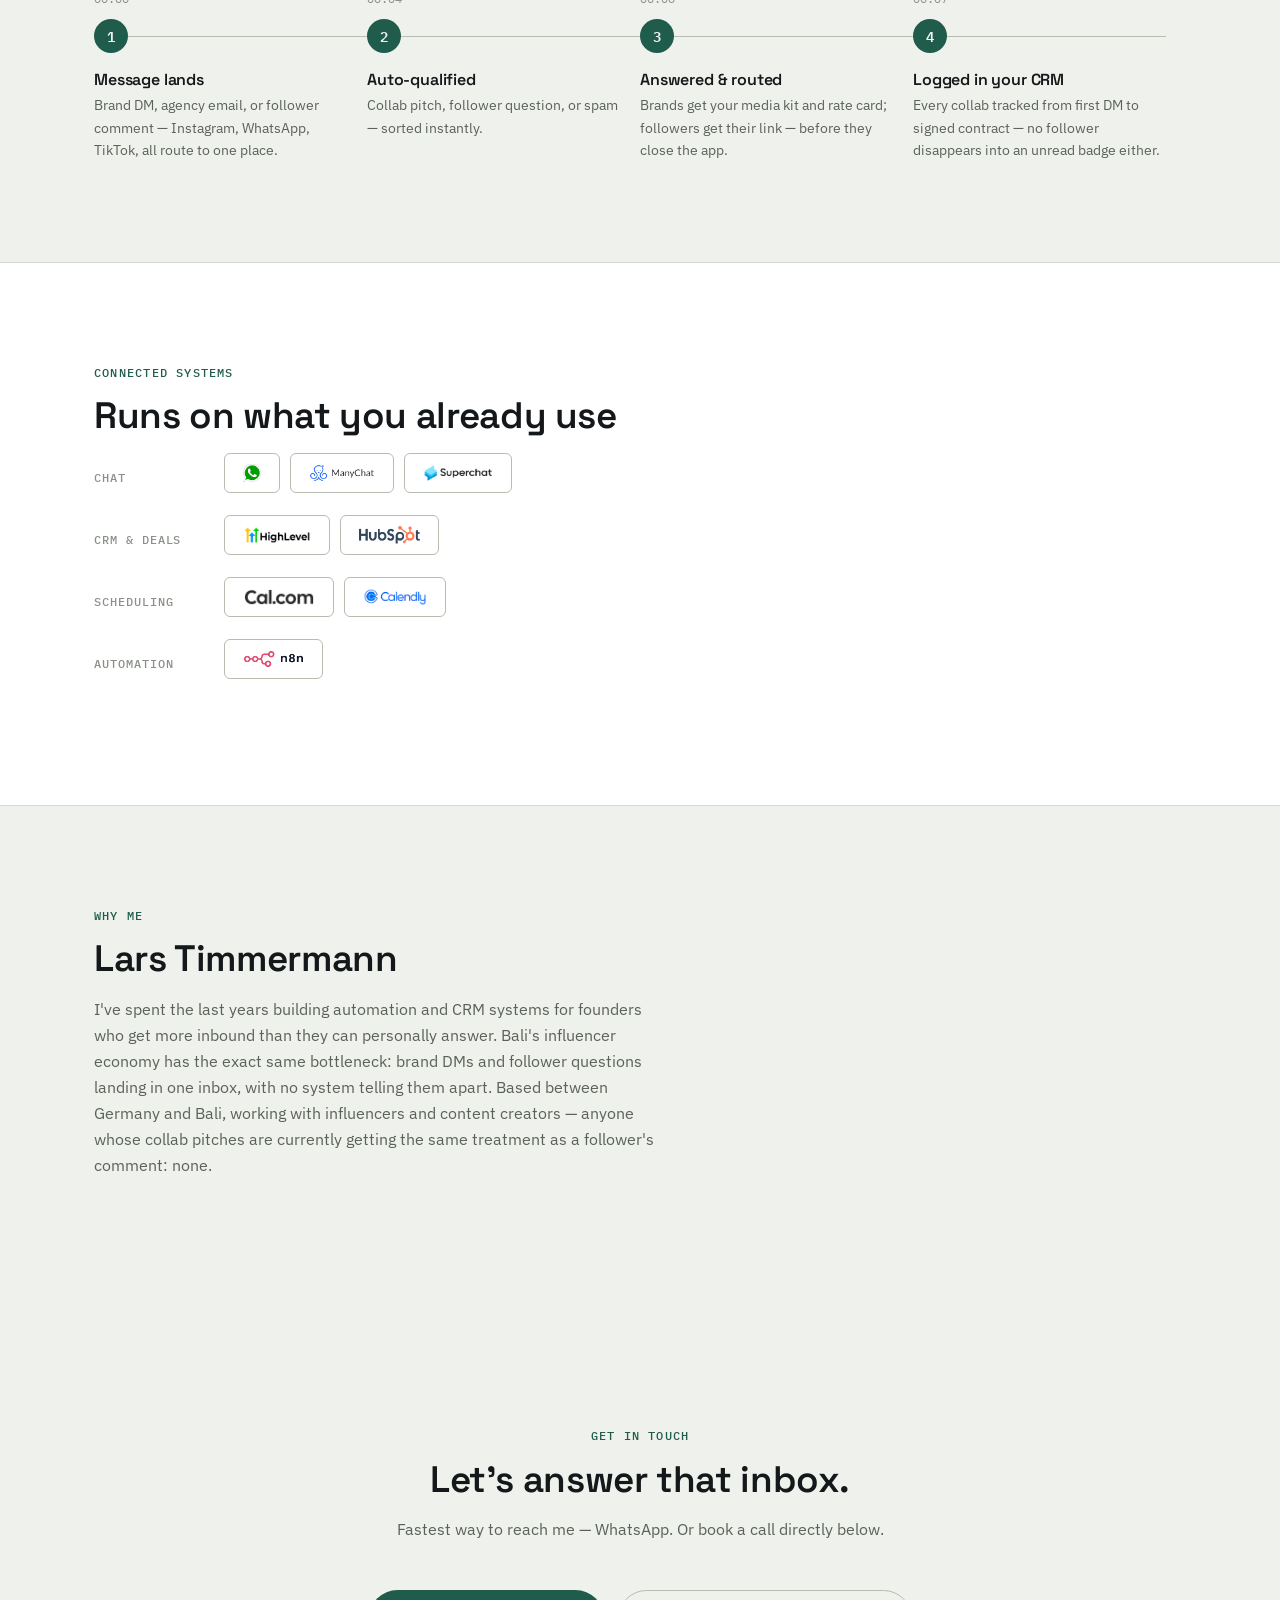
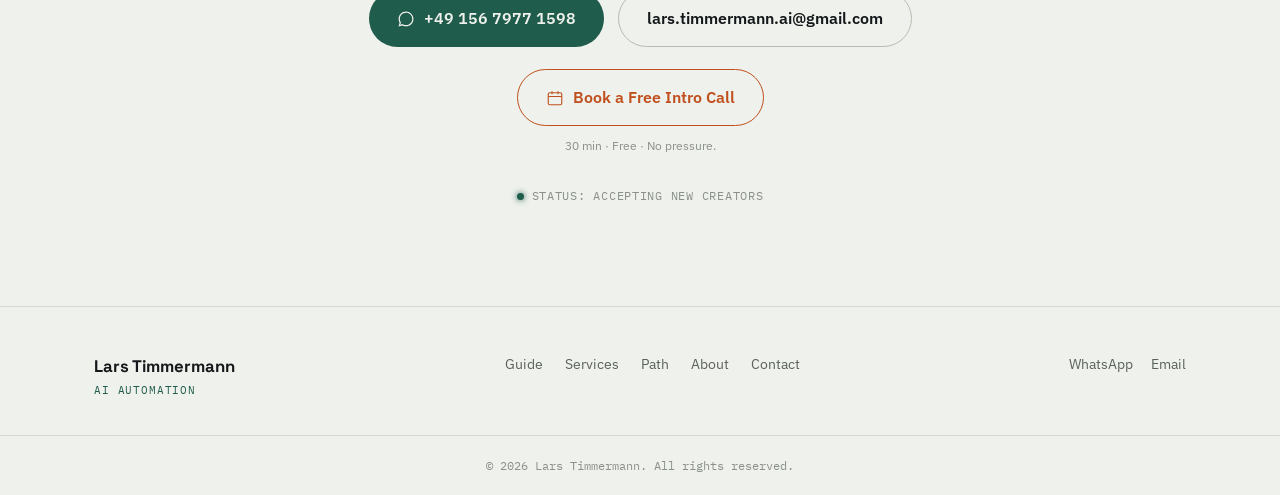
<file: bali-creators.html>
<!doctype html>
<html lang="en">
  <head>
    <meta charset="UTF-8" />
    <meta name="viewport" content="width=device-width, initial-scale=1.0" />
    <title>Lars Timmermann — Creator Collab Systems</title>
    <meta
      name="description"
      content="Chat automation and CRM for Bali-based influencers — so a brand's collab DM never sits unread until they've already booked someone else."
    />
    <link
      rel="icon"
      href="data:image/svg+xml,%3Csvg xmlns='http://www.w3.org/2000/svg' viewBox='0 0 100 100'%3E%3Crect width='100' height='100' rx='10' fill='%231F5C4C'/%3E%3Ctext x='50' y='68' font-family='monospace' font-weight='700' font-size='48' fill='%23EFF1EC' text-anchor='middle'%3ELT%3C/text%3E%3C/svg%3E"
    />
    <link rel="preconnect" href="https://fonts.googleapis.com" />
    <link rel="preconnect" href="https://fonts.gstatic.com" crossorigin />
    <link
      href="https://fonts.googleapis.com/css2?family=Space+Grotesk:wght@500;600;700&family=IBM+Plex+Sans:wght@400;500;600&family=IBM+Plex+Mono:wght@400;500;600&display=swap"
      rel="stylesheet"
    />
    <link rel="stylesheet" href="styles.css" />
    <link rel="stylesheet" href="bali-creators.css" />
  </head>
  <body>
    <header class="nav" id="nav">
      <div class="nav-inner">
        <a href="index.html#top" class="nav-brand">
          <span class="nav-brand-name">Lars Timmermann</span>
          <span class="nav-brand-tag"
            ><span class="nav-pulse" aria-hidden="true"></span>AI
            Automation</span
          >
        </a>
        <nav class="nav-links" aria-label="Main navigation">
          <a href="#guide">Guide</a>
          <a href="#services">Services</a>
          <a href="#path">Path</a>
          <a href="#about">About</a>
          <a href="#contact">Contact</a>
        </nav>
        <div class="nav-cta-group">
          <a
            href="https://cal.com/lars-timmermann-lt00/free-intro-call"
            target="_blank"
            rel="noopener"
            class="btn btn-calendly nav-cta"
            >Book your free call</a
          >
          <a
            href="https://wa.me/4915679771598"
            target="_blank"
            rel="noopener"
            class="btn btn-primary nav-cta"
            >Chat on WhatsApp</a
          >
        </div>
        <button
          class="nav-toggle"
          id="navToggle"
          aria-label="Toggle menu"
          aria-expanded="false"
        >
          <span></span><span></span><span></span>
        </button>
      </div>
      <div class="nav-mobile" id="navMobile">
        <a href="#guide">Guide</a>
        <a href="#services">Services</a>
        <a href="#path">Path</a>
        <a href="#about">About</a>
        <a href="#contact">Contact</a>
        <a
          href="https://cal.com/lars-timmermann-lt00/free-intro-call"
          target="_blank"
          rel="noopener"
          class="btn btn-calendly"
          >Book your free call</a
        >
        <a
          href="https://wa.me/4915679771598"
          target="_blank"
          rel="noopener"
          class="btn btn-primary"
          >Chat on WhatsApp</a
        >
      </div>
    </header>

    <main id="top">
      <!-- HERO -->
      <section class="hero">
        <div class="container hero-grid">
          <div class="hero-copy">
            <p class="eyebrow">
              For Bali-based influencers &amp; content creators
            </p>
            <h1>Your last collab pitch<br />is still unread.</h1>
            <p class="hero-sub">
              A brand DMs you between your last two stories. A follower asks
              about the product you tagged three posts ago. Both sit in the same
              inbox — and while you're filming, the brand books the next creator
              on their list. I build the chat automation and CRM that catches
              every collab request and every follower question the moment it
              lands.
            </p>
            <div class="hero-actions">
              <a
                href="https://wa.me/4915679771598"
                target="_blank"
                rel="noopener"
                class="btn btn-primary btn-lg"
              >
                <svg
                  viewBox="0 0 24 24"
                  width="18"
                  height="18"
                  fill="currentColor"
                  aria-hidden="true"
                >
                  <path
                    d="M12.04 2C6.58 2 2.13 6.45 2.13 11.91c0 1.75.46 3.45 1.32 4.95L2.05 22l5.25-1.38a9.86 9.86 0 0 0 4.74 1.21h.004c5.46 0 9.9-4.45 9.9-9.91 0-2.65-1.03-5.14-2.9-7.01A9.82 9.82 0 0 0 12.04 2zm0 18.13h-.003a8.2 8.2 0 0 1-4.19-1.15l-.3-.18-3.11.82.83-3.04-.2-.31a8.22 8.22 0 0 1-1.26-4.36c0-4.54 3.7-8.24 8.25-8.24 2.2 0 4.27.86 5.83 2.42a8.18 8.18 0 0 1 2.41 5.83c0 4.55-3.7 8.21-8.25 8.21zm4.52-6.17c-.25-.12-1.47-.72-1.7-.81-.23-.08-.39-.12-.56.13-.17.25-.64.81-.78.97-.14.17-.29.19-.54.06-.25-.12-1.04-.38-1.99-1.22-.73-.66-1.23-1.46-1.37-1.71-.14-.25-.02-.38.11-.51.11-.11.25-.29.37-.43.12-.14.16-.25.25-.41.08-.17.04-.31-.02-.44-.06-.12-.56-1.34-.76-1.84-.2-.48-.4-.42-.56-.42-.14-.01-.31-.01-.48-.01a.92.92 0 0 0-.67.31c-.23.25-.87.85-.87 2.08 0 1.23.9 2.42 1.02 2.58.12.17 1.76 2.69 4.27 3.77.6.26 1.06.41 1.43.53.6.19 1.14.16 1.57.1.48-.07 1.47-.6 1.68-1.18.21-.58.21-1.07.14-1.18-.06-.11-.23-.17-.48-.29z"
                  />
                </svg>
                Chat on WhatsApp
              </a>
              <a
                href="https://cal.com/lars-timmermann-lt00/free-intro-call"
                target="_blank"
                rel="noopener"
                class="btn btn-ghost btn-lg"
                >Book a free call</a
              >
            </div>
            <p class="hero-trust">
              Operational background from <strong>Amazon</strong> ·
              <strong>PwC</strong> · <strong>KPMG</strong> — now building
              automation for influencers and content creators across Bali.
            </p>
          </div>

          <div class="hero-board-wrap">
            <div class="board dm-board">
              <div class="board-head">
                <span class="board-dot"></span>
                <span>INSTAGRAM · DIRECT · 23 UNREAD</span>
              </div>
              <div class="board-body dm-board-body">
                <div class="dm-row">
                  <span class="dm-handle">sunkissed.skincare</span>
                  <span class="dm-msg"
                    >loved your reel! open to a collab? send your rate card
                    👀</span
                  >
                  <span class="dm-tag dm-tag-wait">waiting · 6m</span>
                </div>
                <div class="dm-row">
                  <span class="dm-handle">wanderlust.agency</span>
                  <span class="dm-msg"
                    >following up on the partnership proposal from last week
                    👋</span
                  >
                  <span class="dm-tag dm-tag-lost">went cold · 3h</span>
                </div>
                <div class="dm-row">
                  <span class="dm-handle">rara.canggu</span>
                  <span class="dm-msg"
                    >which serum is this?? send link pls 😭</span
                  >
                  <span class="dm-tag dm-tag-lost">went cold · 41m</span>
                </div>
                <div class="dm-row">
                  <span class="dm-handle">tidal.swimwear</span>
                  <span class="dm-msg"
                    >still keen on the ambassador thing?</span
                  >
                  <span class="dm-tag dm-tag-caught">auto-replied ✓</span>
                </div>
              </div>
            </div>
          </div>
        </div>
      </section>

      <!-- GUIDE -->
      <section class="section section-raised guide-section" id="guide">
        <div class="container guide-inner">
          <p class="eyebrow">Free guide</p>
          <h2 class="section-title">The Bali Creator Collab Playbook</h2>
          <p class="section-sub">
            What to charge, how to pitch a brand back, and the exact reply that
            turns "loved your reel!" into a signed rate card — written with a
            Bali-based influencer who's actually negotiated these deals, not
            generic marketing fluff.
          </p>
          <a
            href="https://wa.me/4915679771598?text=Hey%21%20Please%20send%20me%20the%20Bali%20Creator%20Guide%20%F0%9F%8C%B4"
            target="_blank"
            rel="noopener"
            class="btn btn-primary btn-lg"
          >
            <svg
              viewBox="0 0 24 24"
              width="18"
              height="18"
              fill="currentColor"
              aria-hidden="true"
            >
              <path
                d="M12.04 2C6.58 2 2.13 6.45 2.13 11.91c0 1.75.46 3.45 1.32 4.95L2.05 22l5.25-1.38a9.86 9.86 0 0 0 4.74 1.21h.004c5.46 0 9.9-4.45 9.9-9.91 0-2.65-1.03-5.14-2.9-7.01A9.82 9.82 0 0 0 12.04 2zm0 18.13h-.003a8.2 8.2 0 0 1-4.19-1.15l-.3-.18-3.11.82.83-3.04-.2-.31a8.22 8.22 0 0 1-1.26-4.36c0-4.54 3.7-8.24 8.25-8.24 2.2 0 4.27.86 5.83 2.42a8.18 8.18 0 0 1 2.41 5.83c0 4.55-3.7 8.21-8.25 8.21zm4.52-6.17c-.25-.12-1.47-.72-1.7-.81-.23-.08-.39-.12-.56.13-.17.25-.64.81-.78.97-.14.17-.29.19-.54.06-.25-.12-1.04-.38-1.99-1.22-.73-.66-1.23-1.46-1.37-1.71-.14-.25-.02-.38.11-.51.11-.11.25-.29.37-.43.12-.14.16-.25.25-.41.08-.17.04-.31-.02-.44-.06-.12-.56-1.34-.76-1.84-.2-.48-.4-.42-.56-.42-.14-.01-.31-.01-.48-.01a.92.92 0 0 0-.67.31c-.23.25-.87.85-.87 2.08 0 1.23.9 2.42 1.02 2.58.12.17 1.76 2.69 4.27 3.77.6.26 1.06.41 1.43.53.6.19 1.14.16 1.57.1.48-.07 1.47-.6 1.68-1.18.21-.58.21-1.07.14-1.18-.06-.11-.23-.17-.48-.29z"
              />
            </svg>
            Get the guide on WhatsApp
          </a>
          <p class="guide-note">
            Opens WhatsApp with a message already typed — just hit send and I'll
            reply with the guide.
          </p>
        </div>
      </section>

      <!-- PROBLEM -->
      <section class="section" id="problem">
        <div class="container">
          <p class="eyebrow">Without a system</p>
          <h2 class="section-title">
            You post, brands notice, followers ask — then it all goes quiet in
            the same inbox.
          </h2>
          <p class="section-sub">
            A partnership pitch and a follower's product question look identical
            at 11pm, sitting unread next to fifty spam DMs. What's missing isn't
            reach or relevance. It's someone — or something — answering fast
            enough that the brand doesn't move to the next name on their list.
          </p>

          <div class="grid grid-4 problem-grid">
            <div class="problem-item">
              <h3>Collab DMs get buried</h3>
              <p>
                A brand's outreach looks like any other message until you open
                it — and by then they've already pitched three other creators.
              </p>
            </div>
            <div class="problem-item">
              <h3>No pipeline for deals</h3>
              <p>
                Without a system, there's no way to see which brands you're
                mid-negotiation with, who owes a follow-up, or what rate you
                quoted last time.
              </p>
            </div>
            <div class="problem-item">
              <h3>Follower questions repeat</h3>
              <p>
                Which serum, what's the code, is it restocked — the same five
                questions on repeat, eating the hours you should spend creating.
              </p>
            </div>
            <div class="problem-item">
              <h3>Fastest reply wins the deal</h3>
              <p>
                Brands work through a shortlist. The creator who answers first
                usually gets picked — not the one with the biggest following.
              </p>
            </div>
          </div>
        </div>
      </section>

      <!-- SERVICES -->
      <section class="section section-raised" id="services">
        <div class="container">
          <p class="eyebrow">What I build</p>
          <h2 class="section-title">Four systems. Pick what's missing.</h2>
          <p class="section-sub">
            Each works standalone — together, they route a DM from first message
            to signed deal.
          </p>

          <div class="manifest">
            <div class="manifest-row manifest-row-flagged">
              <span class="manifest-code">INBOUND</span>
              <span class="manifest-title">Chat Automation</span>
              <span class="manifest-desc"
                >Brand DMs and follower questions on Instagram, WhatsApp &amp;
                TikTok get an instant, on-brand reply — not silence, not a
                generic bot loop.</span
              >
              <span class="manifest-flag">★ Most booked</span>
            </div>
            <div class="manifest-row">
              <span class="manifest-code">ROUTING</span>
              <span class="manifest-title">CRM &amp; Deal Pipeline</span>
              <span class="manifest-desc"
                >Every collab pitch and follower lead tracked as a pipeline —
                pitched, negotiating, contract signed — so no partnership
                quietly dies in your inbox.</span
              >
            </div>
            <div class="manifest-row">
              <span class="manifest-code">VOICE</span>
              <span class="manifest-title">Voice AI</span>
              <span class="manifest-desc"
                >For bigger brand deals, a voice line that calls back to confirm
                rates and deliverables while you're still on set.</span
              >
            </div>
            <div class="manifest-row">
              <span class="manifest-code">BUILD</span>
              <span class="manifest-title">Media Kit Page</span>
              <span class="manifest-desc"
                >A self-updating media kit and link page — rates, past collabs,
                stats — so brands get what they need without a DM
                back-and-forth.</span
              >
            </div>
          </div>
        </div>
      </section>

      <!-- PATH -->
      <section class="section" id="path">
        <div class="container">
          <p class="eyebrow">Routing path</p>
          <h2 class="section-title">One DM, start to finish</h2>
          <p class="section-sub">
            The same four timestamps from the inbox above — this is what
            actually happens at each one.
          </p>

          <div class="path">
            <div class="path-stop">
              <div class="path-time">00:00</div>
              <div class="path-num">1</div>
              <h3>Message lands</h3>
              <p>
                Brand DM, agency email, or follower comment — Instagram,
                WhatsApp, TikTok, all route to one place.
              </p>
            </div>
            <div class="path-stop">
              <div class="path-time">00:04</div>
              <div class="path-num">2</div>
              <h3>Auto-qualified</h3>
              <p>
                Collab pitch, follower question, or spam — sorted instantly.
              </p>
            </div>
            <div class="path-stop">
              <div class="path-time">00:06</div>
              <div class="path-num">3</div>
              <h3>Answered &amp; routed</h3>
              <p>
                Brands get your media kit and rate card; followers get their
                link — before they close the app.
              </p>
            </div>
            <div class="path-stop">
              <div class="path-time">00:07</div>
              <div class="path-num">4</div>
              <h3>Logged in your CRM</h3>
              <p>
                Every collab tracked from first DM to signed contract — no
                follower disappears into an unread badge either.
              </p>
            </div>
          </div>
        </div>
      </section>

      <!-- STACK -->
      <section class="section section-raised" id="stack">
        <div class="container">
          <p class="eyebrow">Connected systems</p>
          <h2 class="section-title">Runs on what you already use</h2>

          <div class="stack-groups">
            <div class="stack-group">
              <p class="stack-group-label">Chat</p>
              <div class="stack-grid">
                <span class="stamp stamp-logo"
                  ><img src="assets/whatsapp.png" alt="WhatsApp"
                /></span>
                <span class="stamp stamp-logo"
                  ><img src="assets/manychat.png" alt="ManyChat"
                /></span>
                <span class="stamp stamp-logo"
                  ><img src="assets/superchat.png" alt="Superchat"
                /></span>
              </div>
            </div>
            <div class="stack-group">
              <p class="stack-group-label">CRM &amp; Deals</p>
              <div class="stack-grid">
                <span class="stamp stamp-logo"
                  ><img src="assets/gohighlevel.png" alt="GoHighLevel"
                /></span>
                <span class="stamp stamp-logo"
                  ><img src="assets/hubspot.png" alt="HubSpot"
                /></span>
              </div>
            </div>
            <div class="stack-group">
              <p class="stack-group-label">Scheduling</p>
              <div class="stack-grid">
                <span class="stamp stamp-logo"
                  ><img src="assets/cal-com.png" alt="Cal.com"
                /></span>
                <span class="stamp stamp-logo"
                  ><img src="assets/calendly.png" alt="Calendly"
                /></span>
              </div>
            </div>
            <div class="stack-group">
              <p class="stack-group-label">Automation</p>
              <div class="stack-grid">
                <span class="stamp stamp-logo"
                  ><img src="assets/n8n.png" alt="n8n"
                /></span>
              </div>
            </div>
          </div>
        </div>
      </section>

      <!-- ABOUT -->
      <section class="section" id="about">
        <div class="container">
          <p class="eyebrow">Why me</p>
          <h2 class="section-title">Lars Timmermann</h2>
          <p class="section-sub">
            I've spent the last years building automation and CRM systems for
            founders who get more inbound than they can personally answer.
            Bali's influencer economy has the exact same bottleneck: brand DMs
            and follower questions landing in one inbox, with no system telling
            them apart. Based between Germany and Bali, working with influencers
            and content creators — anyone whose collab pitches are currently
            getting the same treatment as a follower's comment: none.
          </p>
        </div>
      </section>

      <!-- CONTACT -->
      <section class="section contact-section" id="contact">
        <div class="container contact-inner">
          <p class="eyebrow">Get in touch</p>
          <h2 class="section-title">Let's answer that inbox.</h2>
          <p class="section-sub">
            Fastest way to reach me — WhatsApp. Or book a call directly below.
          </p>
          <div class="contact-actions">
            <a
              href="https://wa.me/4915679771598"
              target="_blank"
              rel="noopener"
              class="btn btn-primary btn-lg"
            >
              <svg
                viewBox="0 0 24 24"
                width="18"
                height="18"
                fill="currentColor"
                aria-hidden="true"
              >
                <path
                  d="M12.04 2C6.58 2 2.13 6.45 2.13 11.91c0 1.75.46 3.45 1.32 4.95L2.05 22l5.25-1.38a9.86 9.86 0 0 0 4.74 1.21h.004c5.46 0 9.9-4.45 9.9-9.91 0-2.65-1.03-5.14-2.9-7.01A9.82 9.82 0 0 0 12.04 2zm0 18.13h-.003a8.2 8.2 0 0 1-4.19-1.15l-.3-.18-3.11.82.83-3.04-.2-.31a8.22 8.22 0 0 1-1.26-4.36c0-4.54 3.7-8.24 8.25-8.24 2.2 0 4.27.86 5.83 2.42a8.18 8.18 0 0 1 2.41 5.83c0 4.55-3.7 8.21-8.25 8.21z"
                />
              </svg>
              +49 156 7977 1598
            </a>
            <a
              href="mailto:lars.timmermann.ai@gmail.com"
              class="btn btn-ghost btn-lg"
              >lars.timmermann.ai@gmail.com</a
            >
          </div>
          <div class="contact-calendly">
            <a
              href="https://cal.com/lars-timmermann-lt00/free-intro-call"
              class="btn btn-calendly btn-lg"
              target="_blank"
              rel="noopener"
            >
              <svg
                viewBox="0 0 24 24"
                width="18"
                height="18"
                fill="none"
                stroke="currentColor"
                stroke-width="1.5"
                aria-hidden="true"
              >
                <rect x="3" y="5" width="18" height="16" rx="2" />
                <path d="M3 10h18M8 3v4M16 3v4" />
              </svg>
              Book a Free Intro Call
            </a>
            <p class="contact-calendly-note">30 min · Free · No pressure.</p>
          </div>
          <p class="status-line">
            <span class="status-dot"></span> STATUS: ACCEPTING NEW CREATORS
          </p>
        </div>
      </section>
    </main>

    <footer class="footer">
      <div class="container footer-inner">
        <div class="footer-brand">
          <span class="nav-brand-name">Lars Timmermann</span>
          <span class="nav-brand-tag">AI Automation</span>
        </div>
        <nav class="footer-links" aria-label="Footer navigation">
          <a href="#guide">Guide</a>
          <a href="#services">Services</a>
          <a href="#path">Path</a>
          <a href="#about">About</a>
          <a href="#contact">Contact</a>
        </nav>
        <div class="footer-contact">
          <a href="https://wa.me/4915679771598" target="_blank" rel="noopener"
            >WhatsApp</a
          >
          <a href="mailto:lars.timmermann.ai@gmail.com">Email</a>
        </div>
      </div>
      <div class="footer-bottom">
        <div class="container">
          <p>
            &copy; <span id="year"></span> Lars Timmermann. All rights reserved.
          </p>
        </div>
      </div>
    </footer>

    <script src="bali-creators.js"></script>
  </body>
</html>
</file>
<file: styles.css>
/* ===== Tokens ===== */
:root {
  --paper: #eff1ec;
  --paper-raised: #ffffff;
  --paper-dim: #e4e7e0;

  --ink: #14181a;
  --ink-dim: #5a6259;
  --ink-faint: #8a9188;

  --line: #d4d9cf;
  --line-strong: #b7bdb1;

  --route: #1f5c4c;
  --route-dim: rgba(31, 92, 76, 0.09);
  --route-line: rgba(31, 92, 76, 0.35);

  --flag: #c0501e;
  --flag-dim: rgba(192, 80, 30, 0.1);

  --font-display: "Space Grotesk", "Arial Narrow", sans-serif;
  --font-body: "IBM Plex Sans", -apple-system, sans-serif;
  --font-mono: "IBM Plex Mono", ui-monospace, monospace;

  --container: 1140px;
  --radius: 8px;
}

* {
  margin: 0;
  padding: 0;
  box-sizing: border-box;
}

html {
  scroll-behavior: smooth;
}

body {
  background: var(--paper);
  color: var(--ink);
  font-family: var(--font-body);
  font-size: 16px;
  line-height: 1.6;
  -webkit-font-smoothing: antialiased;
  overflow-x: hidden;
}

.container {
  max-width: var(--container);
  margin: 0 auto;
  padding: 0 24px;
}

a {
  color: inherit;
  text-decoration: none;
}

img,
svg {
  display: block;
  max-width: 100%;
}

p {
  color: var(--ink-dim);
}

/* ===== Type ===== */
.eyebrow {
  font-family: var(--font-mono);
  font-size: 0.76rem;
  font-weight: 500;
  letter-spacing: 0.1em;
  text-transform: uppercase;
  color: var(--route);
  margin-bottom: 14px;
}

h1,
h2,
h3,
h4 {
  font-family: var(--font-display);
  font-weight: 600;
  line-height: 1.1;
  letter-spacing: -0.01em;
  color: var(--ink);
}

h1 {
  font-size: clamp(2.4rem, 5.2vw, 3.6rem);
  margin-bottom: 22px;
}

.section-title {
  font-size: clamp(1.6rem, 3.2vw, 2.3rem);
  margin-bottom: 16px;
}

.section-sub {
  font-family: var(--font-body);
  font-size: 1.02rem;
  color: var(--ink-dim);
  max-width: 560px;
  margin-bottom: 48px;
}

/* ===== Buttons ===== */
.btn {
  display: inline-flex;
  align-items: center;
  gap: 9px;
  padding: 13px 24px;
  border-radius: 999px;
  font-weight: 600;
  font-size: 0.92rem;
  transition: all 0.18s ease;
  white-space: nowrap;
}

.btn-primary {
  background: var(--route);
  color: var(--paper);
}

.btn-primary:hover {
  transform: translateY(-2px);
  box-shadow: 0 10px 24px rgba(31, 92, 76, 0.25);
}

.btn-ghost {
  border: 1px solid var(--line-strong);
  color: var(--ink);
}

.btn-ghost:hover {
  border-color: var(--route);
  color: var(--route);
}

.btn-calendly {
  border: 1px solid var(--flag);
  color: var(--flag);
  background: transparent;
}

.btn-calendly:hover {
  background: var(--flag-dim);
  transform: translateY(-2px);
}

.btn-lg {
  padding: 15px 28px;
  font-size: 0.98rem;
}

/* ===== Nav ===== */
.nav {
  position: fixed;
  top: 0;
  left: 0;
  right: 0;
  z-index: 100;
  background: rgba(239, 241, 236, 0.86);
  backdrop-filter: blur(10px);
  -webkit-backdrop-filter: blur(10px);
  border-bottom: 1px solid var(--line);
}

.nav-inner {
  max-width: var(--container);
  margin: 0 auto;
  padding: 16px 24px;
  display: flex;
  align-items: center;
  justify-content: space-between;
  gap: 24px;
}

.nav-brand {
  display: flex;
  flex-direction: column;
  line-height: 1.1;
}

.nav-logo {
  display: block;
  height: 46px;
  width: auto;
}

.nav-brand-name {
  font-family: var(--font-display);
  font-size: 1.05rem;
  font-weight: 700;
  color: var(--ink);
}

.nav-brand-tag {
  display: flex;
  align-items: center;
  gap: 5px;
  font-family: var(--font-mono);
  font-size: 0.66rem;
  letter-spacing: 0.08em;
  text-transform: uppercase;
  color: var(--route);
  margin-top: 2px;
}

.nav-pulse {
  width: 5px;
  height: 5px;
  border-radius: 50%;
  background: var(--route);
  box-shadow: 0 0 5px var(--route);
  animation: pulse 2s ease-in-out infinite;
}

.nav-links {
  display: flex;
  gap: 30px;
  flex: 1;
  justify-content: center;
}

.nav-cta-group {
  display: flex;
  align-items: center;
  gap: 10px;
  flex-shrink: 0;
}

.nav-cta-group .nav-cta {
  padding: 11px 18px;
  font-size: 0.86rem;
}

.nav-links a {
  font-size: 0.9rem;
  font-weight: 500;
  color: var(--ink-dim);
  transition: color 0.18s ease;
}

.nav-links a:hover {
  color: var(--route);
}

.nav-toggle {
  display: none;
  flex-direction: column;
  gap: 5px;
  background: none;
  border: none;
  cursor: pointer;
  padding: 6px;
}

.nav-toggle span {
  width: 22px;
  height: 2px;
  background: var(--ink);
}

.nav-mobile {
  display: none;
  flex-direction: column;
  gap: 4px;
  padding: 8px 24px 24px;
  border-top: 1px solid var(--line);
}

.nav-mobile a {
  padding: 12px 0;
  font-size: 1rem;
  color: var(--ink-dim);
  border-bottom: 1px solid var(--line);
}

.nav-mobile .btn {
  margin-top: 14px;
  justify-content: center;
}

.nav.menu-open .nav-mobile {
  display: flex;
}

/* ===== Hero ===== */
.hero {
  padding: 168px 0 100px;
}

.hero-grid {
  display: grid;
  grid-template-columns: 1.05fr 0.95fr;
  gap: 56px;
  align-items: center;
}

.hero-sub {
  font-size: 1.1rem;
  color: var(--ink-dim);
  max-width: 480px;
  margin-bottom: 34px;
}

.hero-actions {
  display: flex;
  gap: 14px;
  flex-wrap: wrap;
  margin-bottom: 28px;
}

.hero-trust {
  font-size: 0.85rem;
  color: var(--ink-faint);
}

.hero-trust strong {
  color: var(--ink-dim);
  font-weight: 600;
}

/* ===== Dispatch board (signature element) ===== */
.hero-board-wrap {
  display: flex;
  justify-content: center;
}

.board {
  width: 100%;
  max-width: 440px;
  background: var(--ink);
  border-radius: var(--radius);
  overflow: hidden;
  box-shadow: 0 24px 60px rgba(20, 24, 26, 0.18);
}

.board-head {
  display: flex;
  align-items: center;
  gap: 9px;
  padding: 14px 20px;
  border-bottom: 1px solid rgba(239, 241, 236, 0.12);
  font-family: var(--font-mono);
  font-size: 0.72rem;
  letter-spacing: 0.1em;
  color: rgba(239, 241, 236, 0.6);
}

.board-dot {
  width: 7px;
  height: 7px;
  border-radius: 50%;
  background: #5fbf9a;
  box-shadow: 0 0 8px #5fbf9a;
  animation: pulse 2s ease-in-out infinite;
}

@keyframes pulse {
  0%,
  100% {
    opacity: 1;
  }
  50% {
    opacity: 0.4;
  }
}

.board-body {
  padding: 22px 20px 26px;
  min-height: 190px;
  font-family: var(--font-mono);
  font-size: 0.86rem;
}

.board-line {
  display: flex;
  gap: 12px;
  padding: 7px 0;
  color: rgba(239, 241, 236, 0.88);
  opacity: 0;
  transform: translateY(4px);
  animation: boardIn 0.4s ease forwards;
}

.board-line .t {
  color: #5fbf9a;
  flex-shrink: 0;
}

.board-line .d {
  color: rgba(239, 241, 236, 0.5);
}

.board-cursor {
  display: inline-block;
  width: 7px;
  height: 14px;
  background: #5fbf9a;
  margin-left: 2px;
  animation: blink 1s step-start infinite;
  vertical-align: middle;
}

@keyframes boardIn {
  to {
    opacity: 1;
    transform: translateY(0);
  }
}

@keyframes blink {
  50% {
    opacity: 0;
  }
}

/* ===== Walkthrough demo frame ===== */
.demo-frame {
  max-width: 720px;
  background: var(--ink);
  border-radius: var(--radius);
  overflow: hidden;
  box-shadow: 0 24px 60px rgba(20, 24, 26, 0.18);
}

.demo-frame-head {
  display: flex;
  align-items: center;
  gap: 9px;
  padding: 14px 20px;
  border-bottom: 1px solid rgba(239, 241, 236, 0.12);
  font-family: var(--font-mono);
  font-size: 0.72rem;
  letter-spacing: 0.06em;
  color: rgba(239, 241, 236, 0.6);
}

.demo-frame-body {
  aspect-ratio: 16 / 9;
  display: flex;
  flex-direction: column;
  align-items: center;
  justify-content: center;
  gap: 16px;
  background: repeating-linear-gradient(
    45deg,
    rgba(239, 241, 236, 0.025) 0px,
    rgba(239, 241, 236, 0.025) 1px,
    transparent 1px,
    transparent 14px
  );
}

.demo-play {
  width: 56px;
  height: 56px;
  border-radius: 50%;
  border: 1px solid rgba(239, 241, 236, 0.25);
  background: rgba(239, 241, 236, 0.06);
  color: var(--paper);
  display: flex;
  align-items: center;
  justify-content: center;
  cursor: default;
  transition:
    border-color 0.2s ease,
    background 0.2s ease;
}

.demo-play:hover {
  border-color: #5fbf9a;
  background: rgba(95, 191, 154, 0.12);
}

.demo-play svg {
  margin-left: 3px;
}

.demo-placeholder-label {
  font-family: var(--font-mono);
  font-size: 0.76rem;
  letter-spacing: 0.04em;
  color: rgba(239, 241, 236, 0.45);
}

/* ===== Sections ===== */
.section {
  padding: 100px 0;
}

.section-raised {
  background: var(--paper-raised);
  border-top: 1px solid var(--line);
  border-bottom: 1px solid var(--line);
}

.grid {
  display: grid;
  gap: 20px;
}

.grid-4 {
  grid-template-columns: repeat(4, 1fr);
}
.grid-3 {
  grid-template-columns: repeat(3, 1fr);
}

/* ===== Problem: scattered tickets ===== */
.tickets {
  position: relative;
  height: 150px;
  margin-bottom: 40px;
}

.ticket {
  position: absolute;
  display: flex;
  align-items: center;
  gap: 10px;
  background: var(--paper-raised);
  border: 1px solid var(--line-strong);
  border-radius: 6px;
  padding: 9px 14px;
  font-family: var(--font-mono);
  font-size: 0.78rem;
  color: var(--ink-dim);
  box-shadow: 0 6px 14px rgba(20, 24, 26, 0.06);
}

.ticket-time {
  color: var(--ink);
  font-weight: 600;
}
.ticket-status {
  color: var(--flag);
  margin-left: auto;
  padding-left: 8px;
}

.ticket-1 {
  top: 0;
  left: 2%;
  transform: rotate(-3deg);
  z-index: 5;
}
.ticket-2 {
  top: 30px;
  left: 24%;
  transform: rotate(2deg);
  z-index: 4;
}
.ticket-3 {
  top: 4px;
  left: 47%;
  transform: rotate(-1.5deg);
  z-index: 3;
}
.ticket-4 {
  top: 44px;
  left: 68%;
  transform: rotate(3deg);
  z-index: 2;
}
.ticket-5 {
  top: 90px;
  left: 12%;
  transform: rotate(1.5deg);
  z-index: 1;
}

.problem-item h3 {
  font-size: 1.05rem;
  margin-bottom: 8px;
}

.problem-item p {
  font-size: 0.92rem;
}

/* ===== Manifest (services) ===== */
.manifest {
  border-top: 1px solid var(--line-strong);
}

.manifest-row {
  display: grid;
  grid-template-columns: 100px 1fr auto;
  align-items: center;
  gap: 20px;
  width: 100%;
  text-align: left;
  font-family: inherit;
  background: transparent;
  border: none;
  border-bottom: 1px solid var(--line-strong);
  padding: 26px 4px;
  cursor: pointer;
  transition: background 0.18s ease;
}

.manifest-row:hover {
  background: var(--route-dim);
}

.manifest-row:focus-visible {
  outline: 2px solid var(--route);
  outline-offset: -2px;
}

.manifest-code {
  grid-column: 1;
  grid-row: 1;
  font-family: var(--font-mono);
  font-size: 0.76rem;
  font-weight: 600;
  letter-spacing: 0.06em;
  color: var(--route);
}

.manifest-code::after {
  content: "";
  display: block;
  height: 1px;
  width: 0;
  margin-top: 8px;
  background: var(--route);
  transition: width 0.25s ease;
}

.manifest-row:hover .manifest-code::after {
  width: 26px;
}

.manifest-row {
  opacity: 0;
  transform: translateX(-14px);
  transition:
    opacity 0.5s ease,
    transform 0.5s ease,
    background 0.18s ease;
}

.manifest-row.reveal {
  opacity: 1;
  transform: translateX(0);
}

.manifest-title {
  grid-column: 2;
  grid-row: 1;
  font-family: var(--font-display);
  font-weight: 600;
  font-size: 1.15rem;
  color: var(--ink);
}

.manifest-desc {
  grid-column: 2;
  grid-row: 2;
  font-size: 0.9rem;
  color: var(--ink-dim);
  margin-top: 4px;
}

.manifest-arrow {
  grid-column: 3;
  grid-row: 1 / span 3;
  align-self: center;
  font-family: var(--font-mono);
  color: var(--ink-faint);
  font-size: 1.1rem;
}

.manifest-flag {
  grid-column: 2;
  grid-row: 3;
  display: inline-block;
  margin-top: 8px;
  font-family: var(--font-mono);
  font-size: 0.72rem;
  font-weight: 600;
  letter-spacing: 0.04em;
  color: var(--flag);
  background: var(--flag-dim);
  border-radius: 4px;
  padding: 3px 8px;
  width: fit-content;
}

.manifest-row-flagged {
  background: var(--route-dim);
}

.manifest-row-flagged:hover {
  background: rgba(31, 92, 76, 0.15);
}

/* ===== Process / Routing path ===== */
.path {
  display: grid;
  grid-template-columns: repeat(4, 1fr);
  gap: 0;
  position: relative;
}

.path::before {
  content: "";
  position: absolute;
  top: 46px;
  left: 20px;
  right: 20px;
  height: 1px;
  background: var(--line-strong);
}

.path-packet {
  position: absolute;
  top: 46px;
  left: 20px;
  width: 9px;
  height: 9px;
  border-radius: 50%;
  background: var(--route);
  box-shadow:
    0 0 0 4px var(--route-dim),
    0 0 10px rgba(31, 92, 76, 0.5);
  transform: translate(-50%, -50%);
  opacity: 0;
  z-index: 1;
}

.path.animate .path-packet {
  animation: packetTravel 3.2s ease-in-out forwards;
}

@keyframes packetTravel {
  0% {
    left: 20px;
    opacity: 0;
  }
  6% {
    opacity: 1;
  }
  94% {
    opacity: 1;
  }
  100% {
    left: calc(100% - 20px);
    opacity: 0;
  }
}

.path-stop {
  position: relative;
  padding-right: 20px;
}

.path-time {
  font-family: var(--font-mono);
  font-size: 0.72rem;
  color: var(--ink-faint);
  margin-bottom: 10px;
}

.path-num {
  position: relative;
  z-index: 1;
  width: 34px;
  height: 34px;
  border-radius: 50%;
  background: var(--route);
  color: var(--paper);
  font-family: var(--font-mono);
  font-weight: 600;
  font-size: 0.9rem;
  display: flex;
  align-items: center;
  justify-content: center;
  margin-bottom: 18px;
}

.path-stop h3 {
  font-size: 1rem;
  margin-bottom: 6px;
}

.path-stop p {
  font-size: 0.88rem;
}

/* ===== Stack ===== */
.stack-groups {
  display: flex;
  flex-direction: column;
  gap: 22px;
  margin-bottom: 26px;
}

.stack-group {
  display: flex;
  align-items: baseline;
  gap: 20px;
  flex-wrap: wrap;
}

.stack-group-label {
  font-family: var(--font-mono);
  font-size: 0.74rem;
  font-weight: 500;
  letter-spacing: 0.08em;
  text-transform: uppercase;
  color: var(--ink-faint);
  width: 110px;
  flex-shrink: 0;
}

.stack-grid {
  display: flex;
  flex-wrap: wrap;
  gap: 10px;
  flex: 1;
}

.stamp {
  display: flex;
  align-items: center;
  font-family: var(--font-mono);
  font-size: 0.86rem;
  font-weight: 500;
  color: var(--ink-dim);
  border: 1px solid var(--line-strong);
  border-radius: 6px;
  padding: 10px 16px;
  transition:
    border-color 0.18s ease,
    color 0.18s ease;
}

.stamp-logo {
  padding: 10px 18px;
}

.stamp-logo img {
  height: 18px;
  width: auto;
}

.stamp:hover {
  border-color: var(--route);
  color: var(--route);
}

.fine-print {
  font-size: 0.84rem;
  color: var(--ink-faint);
}

/* ===== Testimonials / transmissions ===== */
.transmission {
  background: var(--paper-raised);
  border: 1px solid var(--line);
  border-radius: var(--radius);
  padding: 28px 26px;
}

.transmission-tag {
  font-family: var(--font-mono);
  font-size: 0.68rem;
  letter-spacing: 0.08em;
  color: var(--route);
  border: 1px solid var(--route-line);
  border-radius: 4px;
  padding: 3px 8px;
}

.transmission-quote {
  font-size: 0.95rem;
  font-style: italic;
  color: var(--ink-dim);
  margin: 18px 0 22px;
}

.transmission-author {
  display: flex;
  align-items: center;
  gap: 12px;
}

.transmission-logo {
  width: 38px;
  height: 38px;
  border-radius: 50%;
  background: var(--route-dim);
  color: var(--route);
  font-family: var(--font-display);
  font-weight: 700;
  display: flex;
  align-items: center;
  justify-content: center;
  flex-shrink: 0;
}

.transmission-author h4 {
  font-size: 0.92rem;
}

.transmission-author p {
  font-size: 0.8rem;
}

.transmission-grid {
  margin-bottom: 20px;
}

/* ===== About ===== */
.about-grid {
  display: grid;
  grid-template-columns: 1.1fr 0.9fr;
  gap: 64px;
  align-items: start;
}

.about-copy p {
  margin-bottom: 18px;
  font-size: 1rem;
}

.about-langs {
  display: flex;
  gap: 12px;
  flex-wrap: wrap;
  margin-top: 22px;
}

.about-langs span {
  font-family: var(--font-mono);
  font-size: 0.78rem;
  color: var(--ink-faint);
  border: 1px solid var(--line-strong);
  border-radius: 999px;
  padding: 6px 14px;
}

.about-visual {
  display: flex;
  flex-direction: column;
  gap: 32px;
}

.about-photo {
  border-radius: var(--radius);
  overflow: hidden;
  border: 1px solid var(--line-strong);
  max-width: 300px;
  aspect-ratio: 1 / 1;
  filter: grayscale(1);
}

.about-photo img {
  width: 100%;
  height: 100%;
  object-fit: cover;
}

.about-logos-label {
  font-family: var(--font-mono);
  font-size: 0.74rem;
  letter-spacing: 0.08em;
  text-transform: uppercase;
  color: var(--ink-faint);
  margin-bottom: 16px;
}

.logo-row {
  display: flex;
  align-items: center;
  gap: 30px;
  flex-wrap: wrap;
}

.logo-row img {
  height: 24px;
  width: auto;
  filter: grayscale(1) contrast(0.6);
  opacity: 0.55;
}

.logo-pwc {
  height: 32px !important;
}
.logo-kpmg {
  height: 28px !important;
}

/* ===== Contact ===== */
.contact-section {
  text-align: center;
}

.contact-inner {
  display: flex;
  flex-direction: column;
  align-items: center;
}

.contact-inner .section-sub {
  margin-left: auto;
  margin-right: auto;
}

.contact-actions {
  display: flex;
  gap: 14px;
  flex-wrap: wrap;
  justify-content: center;
  margin-bottom: 22px;
}

.contact-calendly {
  margin-bottom: 30px;
}

.contact-calendly-note {
  font-size: 0.78rem;
  color: var(--ink-faint);
  margin-top: 10px;
}

.status-line {
  display: inline-flex;
  align-items: center;
  gap: 8px;
  font-family: var(--font-mono);
  font-size: 0.76rem;
  letter-spacing: 0.06em;
  color: var(--ink-faint);
}

.status-dot {
  width: 7px;
  height: 7px;
  border-radius: 50%;
  background: var(--route);
  box-shadow: 0 0 6px var(--route);
}

/* ===== Footer ===== */
.footer {
  border-top: 1px solid var(--line);
  padding: 46px 0 0;
}

.footer-inner {
  display: flex;
  justify-content: space-between;
  align-items: flex-start;
  gap: 40px;
  flex-wrap: wrap;
  padding-bottom: 36px;
}

.footer-brand {
  display: flex;
  flex-direction: column;
}

.footer-links {
  display: flex;
  gap: 22px;
  flex-wrap: wrap;
}

.footer-links a,
.footer-contact a {
  font-size: 0.86rem;
  color: var(--ink-dim);
}

.footer-links a:hover,
.footer-contact a:hover {
  color: var(--route);
}

.footer-contact {
  display: flex;
  gap: 18px;
  flex-wrap: wrap;
}

.footer-bottom {
  border-top: 1px solid var(--line);
  padding: 20px 24px;
  text-align: center;
}

.footer-bottom p {
  font-family: var(--font-mono);
  font-size: 0.76rem;
  color: var(--ink-faint);
}

/* ===== Modals ===== */
.modal-overlay {
  display: none;
  position: fixed;
  inset: 0;
  z-index: 200;
  background: rgba(20, 24, 26, 0.5);
  backdrop-filter: blur(4px);
  align-items: center;
  justify-content: center;
  padding: 24px;
}

.modal-overlay.open {
  display: flex;
}

.modal-box {
  position: relative;
  width: 100%;
  max-width: 580px;
  max-height: 85vh;
  overflow-y: auto;
  background: var(--paper-raised);
  border: 1px solid var(--line-strong);
  border-radius: var(--radius);
  padding: 42px;
}

.modal-close {
  position: absolute;
  top: 18px;
  right: 18px;
  width: 32px;
  height: 32px;
  border-radius: 50%;
  border: 1px solid var(--line-strong);
  background: transparent;
  color: var(--ink);
  font-size: 1.2rem;
  cursor: pointer;
}

.modal-close:hover {
  border-color: var(--route);
  color: var(--route);
}

.modal-eyebrow {
  display: inline-block;
  font-family: var(--font-mono);
  font-size: 0.72rem;
  letter-spacing: 0.08em;
  text-transform: uppercase;
  color: var(--route);
  margin-bottom: 10px;
}

.modal-box h3 {
  font-size: 1.4rem;
  margin-bottom: 14px;
}

.modal-intro {
  font-size: 0.96rem;
  margin-bottom: 28px;
}

.modal-flow {
  display: flex;
  flex-direction: column;
  gap: 20px;
}

.modal-flow-step {
  display: flex;
  gap: 14px;
  opacity: 0;
  transform: translateY(6px);
}

.modal-flow-step.reveal {
  animation: modalStepIn 0.4s ease forwards;
}

@keyframes modalStepIn {
  to {
    opacity: 1;
    transform: translateY(0);
  }
}

.modal-flow-num {
  flex-shrink: 0;
  width: 26px;
  height: 26px;
  border-radius: 50%;
  background: var(--route);
  color: var(--paper);
  font-family: var(--font-mono);
  font-weight: 600;
  font-size: 0.8rem;
  display: flex;
  align-items: center;
  justify-content: center;
}

.modal-flow-step h4 {
  font-size: 0.96rem;
  margin-bottom: 4px;
}

.modal-flow-step p {
  font-size: 0.85rem;
}

/* ===== Responsive ===== */
@media (max-width: 900px) {
  .nav-links,
  .nav-cta-group {
    display: none;
  }
  .nav-toggle {
    display: flex;
  }

  .hero-grid {
    grid-template-columns: 1fr;
    gap: 44px;
  }
  .hero {
    padding: 140px 0 70px;
  }

  .grid-4 {
    grid-template-columns: repeat(2, 1fr);
  }
  .grid-3 {
    grid-template-columns: 1fr;
  }

  .tickets {
    position: static;
    height: auto;
    display: flex;
    flex-wrap: wrap;
    gap: 10px;
  }
  .ticket {
    position: static;
    transform: none !important;
  }

  .stack-group {
    flex-direction: column;
    align-items: flex-start;
    gap: 10px;
  }
  .stack-group-label {
    width: auto;
  }

  .manifest-row {
    grid-template-columns: 1fr auto;
  }
  .manifest-code {
    grid-column: 1;
    grid-row: 1;
  }
  .manifest-title {
    grid-column: 1 / span 2;
    grid-row: 2;
    margin-top: 6px;
  }
  .manifest-desc {
    grid-column: 1 / span 2;
    grid-row: 3;
  }
  .manifest-flag {
    grid-column: 1 / span 2;
    grid-row: 4;
  }
  .manifest-arrow {
    grid-row: 1;
    grid-column: 2;
    align-self: start;
  }

  .path {
    grid-template-columns: 1fr;
    gap: 30px;
  }
  .path::before,
  .path-packet {
    display: none;
  }

  .about-grid {
    grid-template-columns: 1fr;
    gap: 46px;
  }
}

@media (max-width: 560px) {
  .grid-4 {
    grid-template-columns: 1fr;
  }
  .hero-actions .btn,
  .contact-actions .btn {
    width: 100%;
    justify-content: center;
  }
  .footer-inner {
    flex-direction: column;
    gap: 22px;
  }
  .modal-box {
    padding: 30px 22px;
  }
}

/* Nav robustness for longer (German) labels */
.nav-brand,
.nav-logo {
  flex-shrink: 0;
}

.nav-links a {
  white-space: nowrap;
}

.nav-links {
  gap: 22px;
}

.nav-cta-group .btn {
  white-space: nowrap;
}

/* Language switch */
.lang-switch {
  display: flex;
  align-items: center;
  gap: 6px;
  font-family: var(--font-mono);
  font-size: 0.74rem;
  letter-spacing: 0.06em;
}

.lang-switch a {
  color: var(--ink-faint);
  text-decoration: none;
  padding: 2px 3px;
}

.lang-switch a:hover {
  color: var(--ink);
}

.lang-switch a.active {
  color: var(--route);
  font-weight: 600;
}

.lang-switch span {
  color: var(--line-strong);
}

.nav-mobile .lang-switch {
  margin: 4px 0 8px;
}

.nav-mobile .lang-switch a {
  padding: 2px 3px;
  border-bottom: none;
  font-size: 0.8rem;
}

/* Collapse to the menu earlier: language switch + longer labels need room */
@media (max-width: 1120px) {
  .nav-links,
  .nav-cta-group {
    display: none;
  }
  .nav-toggle {
    display: flex;
  }
}
</file>
<file: bali-creators.css>
/* Page-specific additions for the Bali creators landing page.
   Everything else (nav, buttons, sections, manifest, path, stack, footer)
   comes straight from styles.css so this page stays visually identical
   to the main site. */

/* The homepage reveals .manifest-row on scroll via IntersectionObserver.
   An ad landing page can't risk content staying invisible if that never
   fires, so show it immediately instead of depending on the reveal. */
.manifest-row {
  opacity: 1;
  transform: none;
}

.dm-board-body {
  display: flex;
  flex-direction: column;
  gap: 0;
  padding: 6px 0;
}

.dm-row {
  display: grid;
  grid-template-columns: 1fr auto;
  gap: 2px 12px;
  padding: 14px 20px;
  border-bottom: 1px solid rgba(239, 241, 236, 0.1);
}

.dm-row:last-child {
  border-bottom: none;
}

.dm-handle {
  grid-column: 1;
  font-family: var(--font-body);
  font-weight: 600;
  font-size: 0.82rem;
  color: var(--paper);
}

.dm-msg {
  grid-column: 1;
  font-family: var(--font-body);
  font-size: 0.82rem;
  color: rgba(239, 241, 236, 0.55);
  margin-top: 2px;
}

.dm-tag {
  grid-column: 2;
  grid-row: 1 / span 2;
  align-self: center;
  font-family: var(--font-mono);
  font-size: 0.66rem;
  letter-spacing: 0.03em;
  text-transform: uppercase;
  padding: 3px 8px;
  border-radius: 4px;
  white-space: nowrap;
  height: fit-content;
}

.dm-tag-wait {
  background: rgba(239, 241, 236, 0.1);
  color: rgba(239, 241, 236, 0.55);
}

.dm-tag-lost {
  background: rgba(192, 80, 30, 0.16);
  color: #e08258;
}

.dm-tag-caught {
  background: rgba(95, 191, 154, 0.16);
  color: #5fbf9a;
}

.guide-inner {
  max-width: 620px;
  text-align: center;
  margin: 0 auto;
}

.guide-inner .section-title {
  margin-bottom: 14px;
}

.guide-inner .section-sub {
  margin-left: auto;
  margin-right: auto;
  margin-bottom: 30px;
}

.guide-note {
  margin-top: 14px;
  font-size: 0.82rem;
  color: var(--ink-faint);
}
</file>
